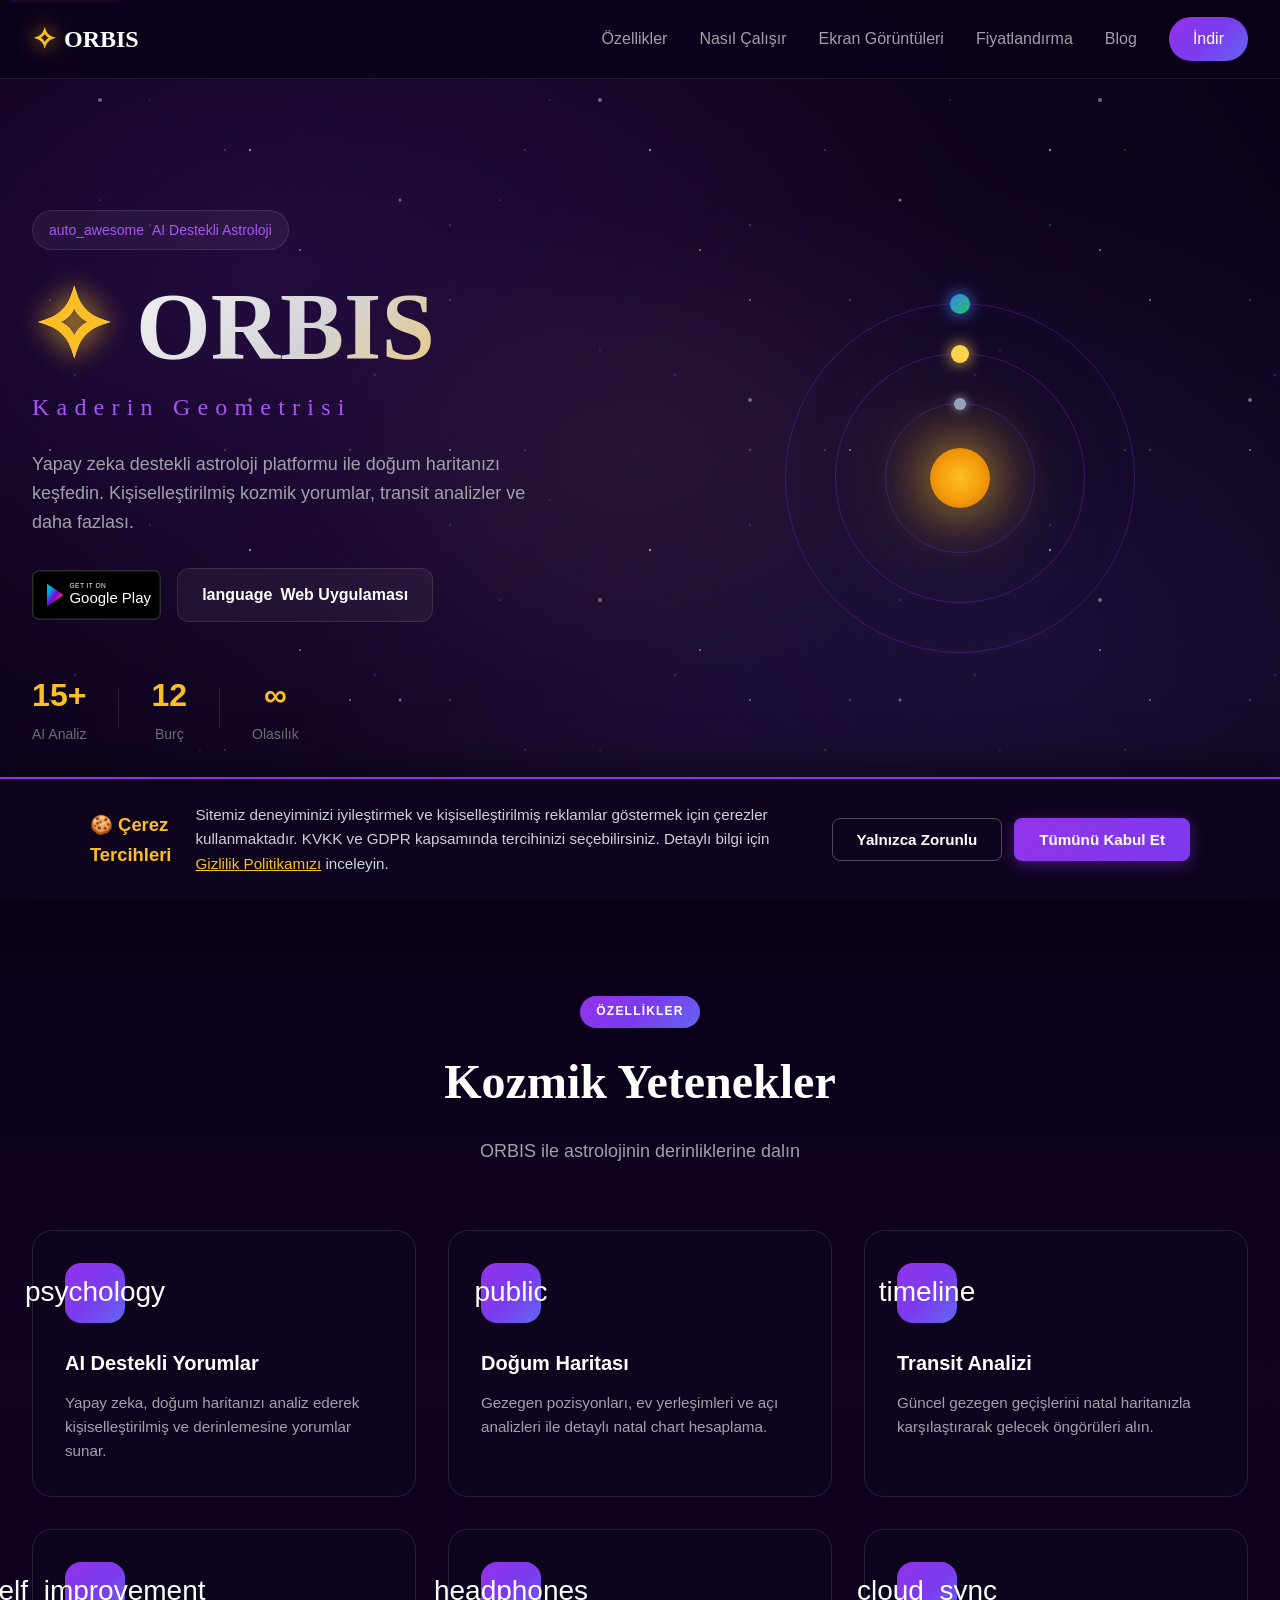
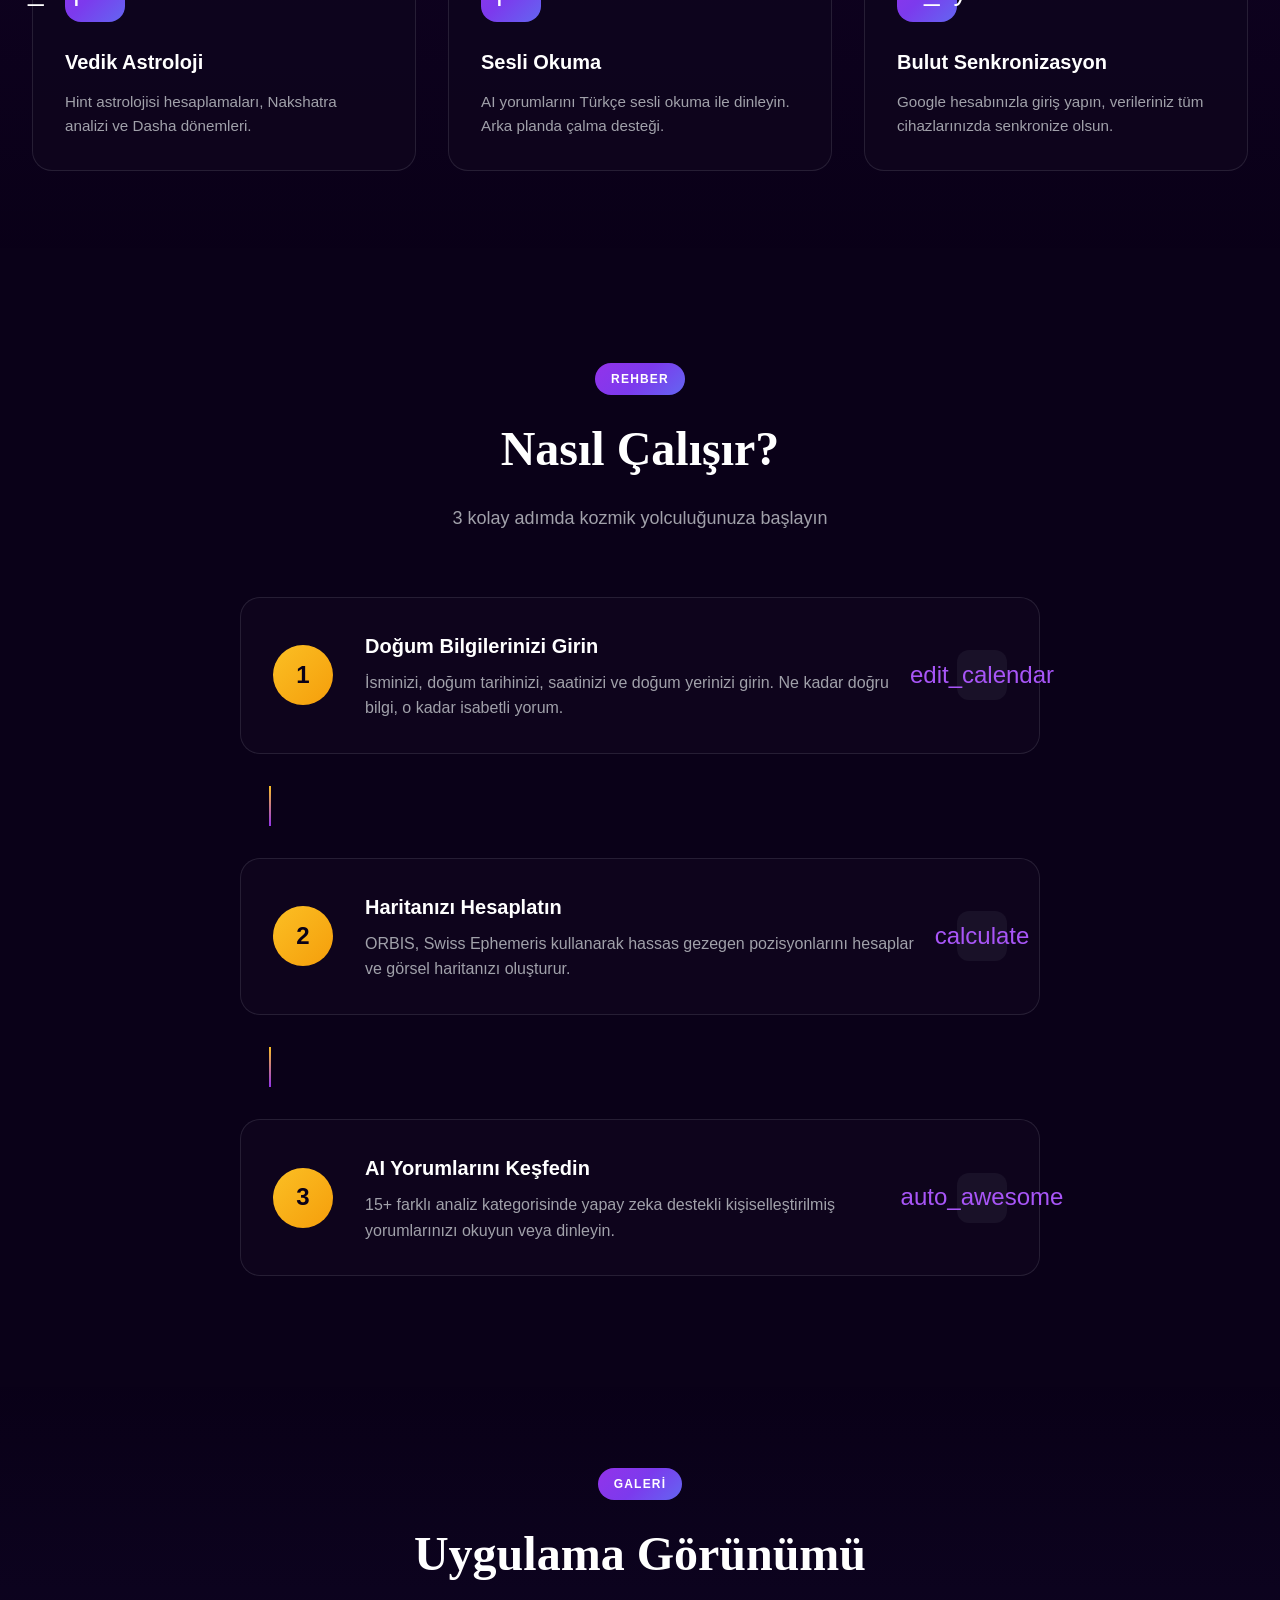
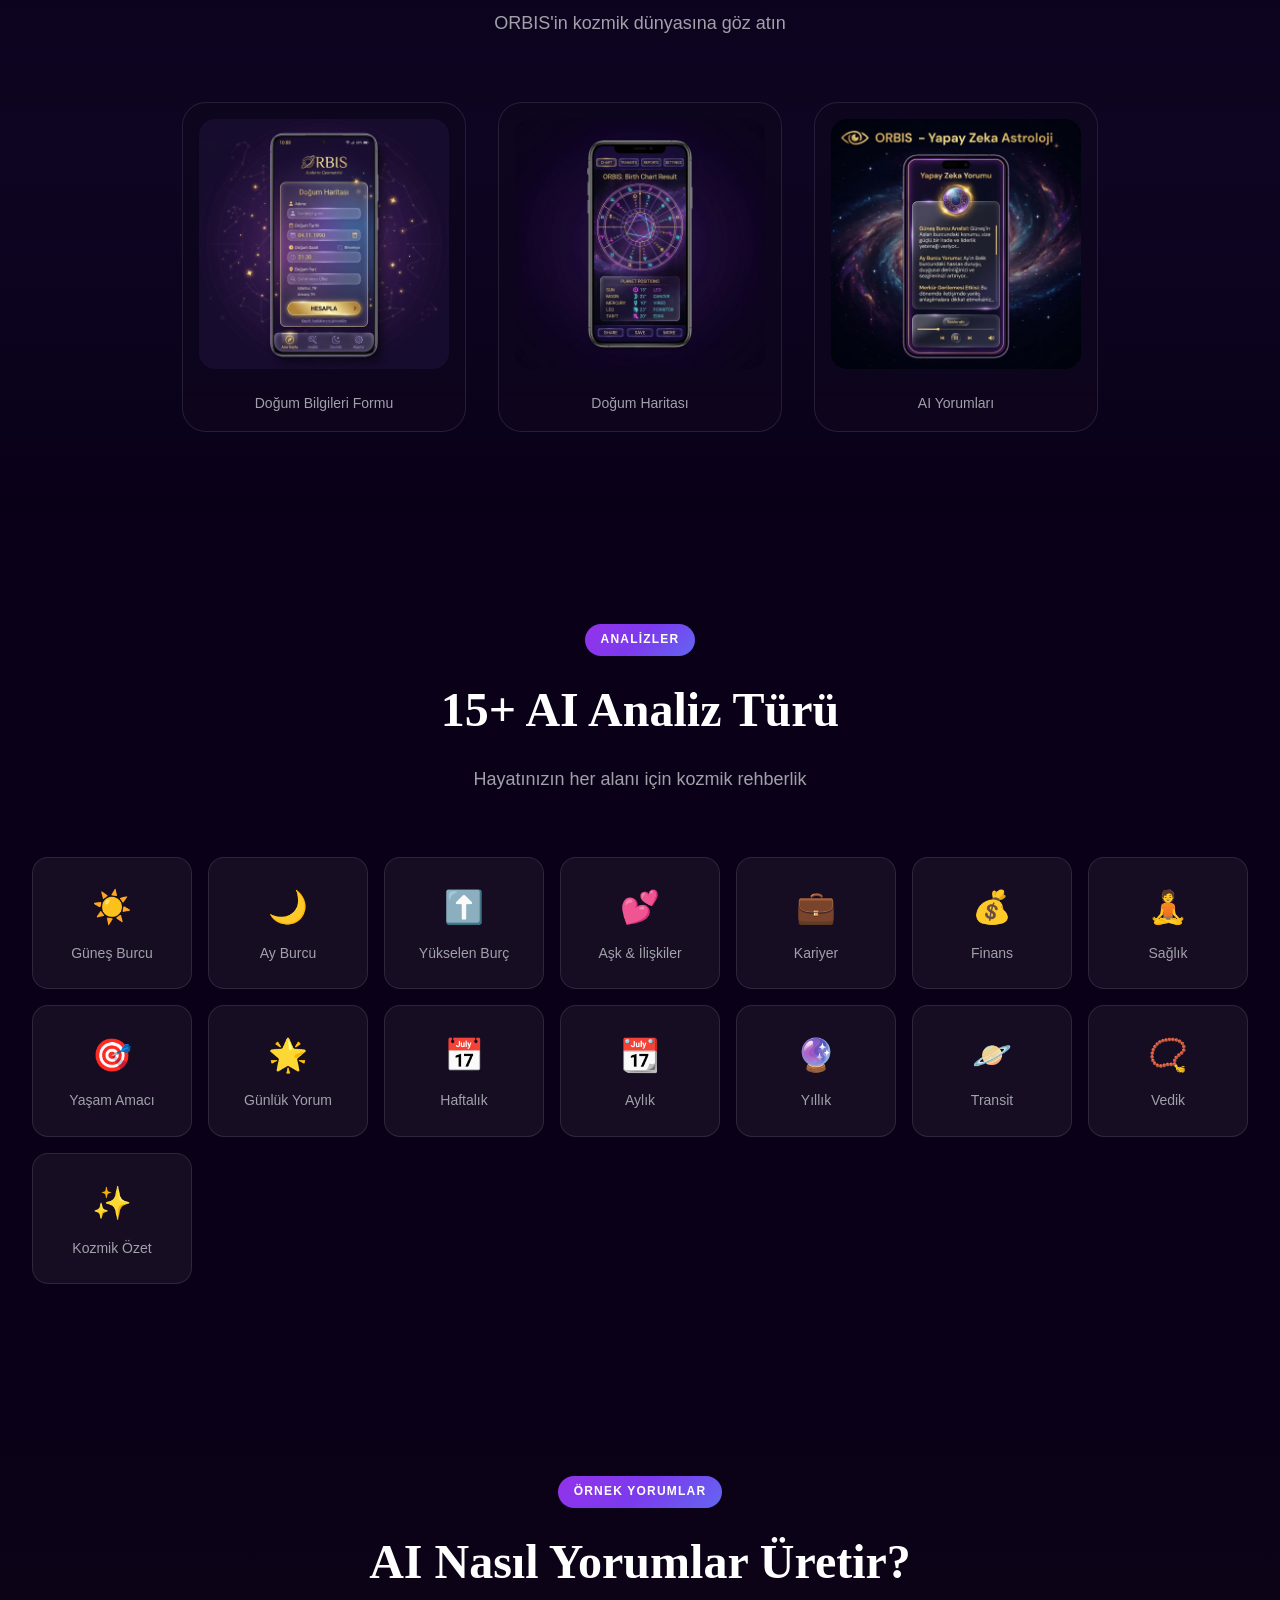
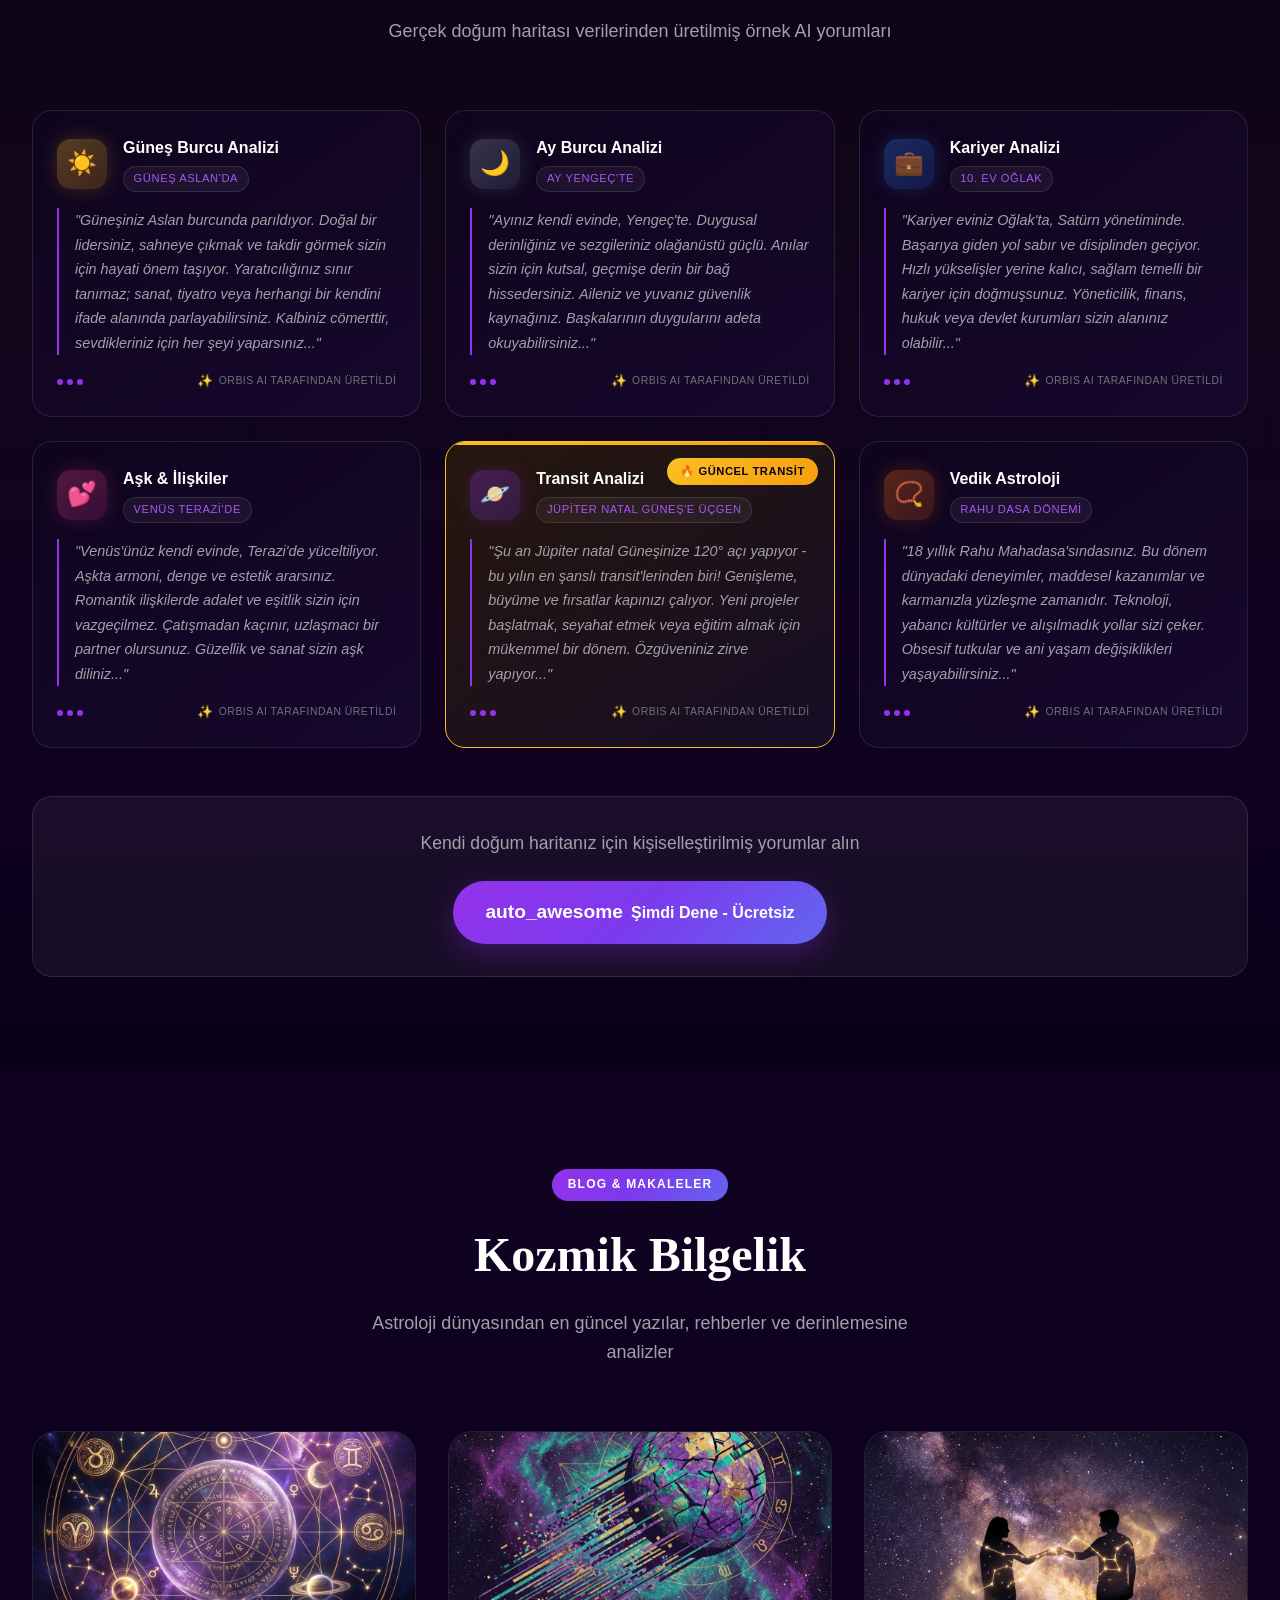
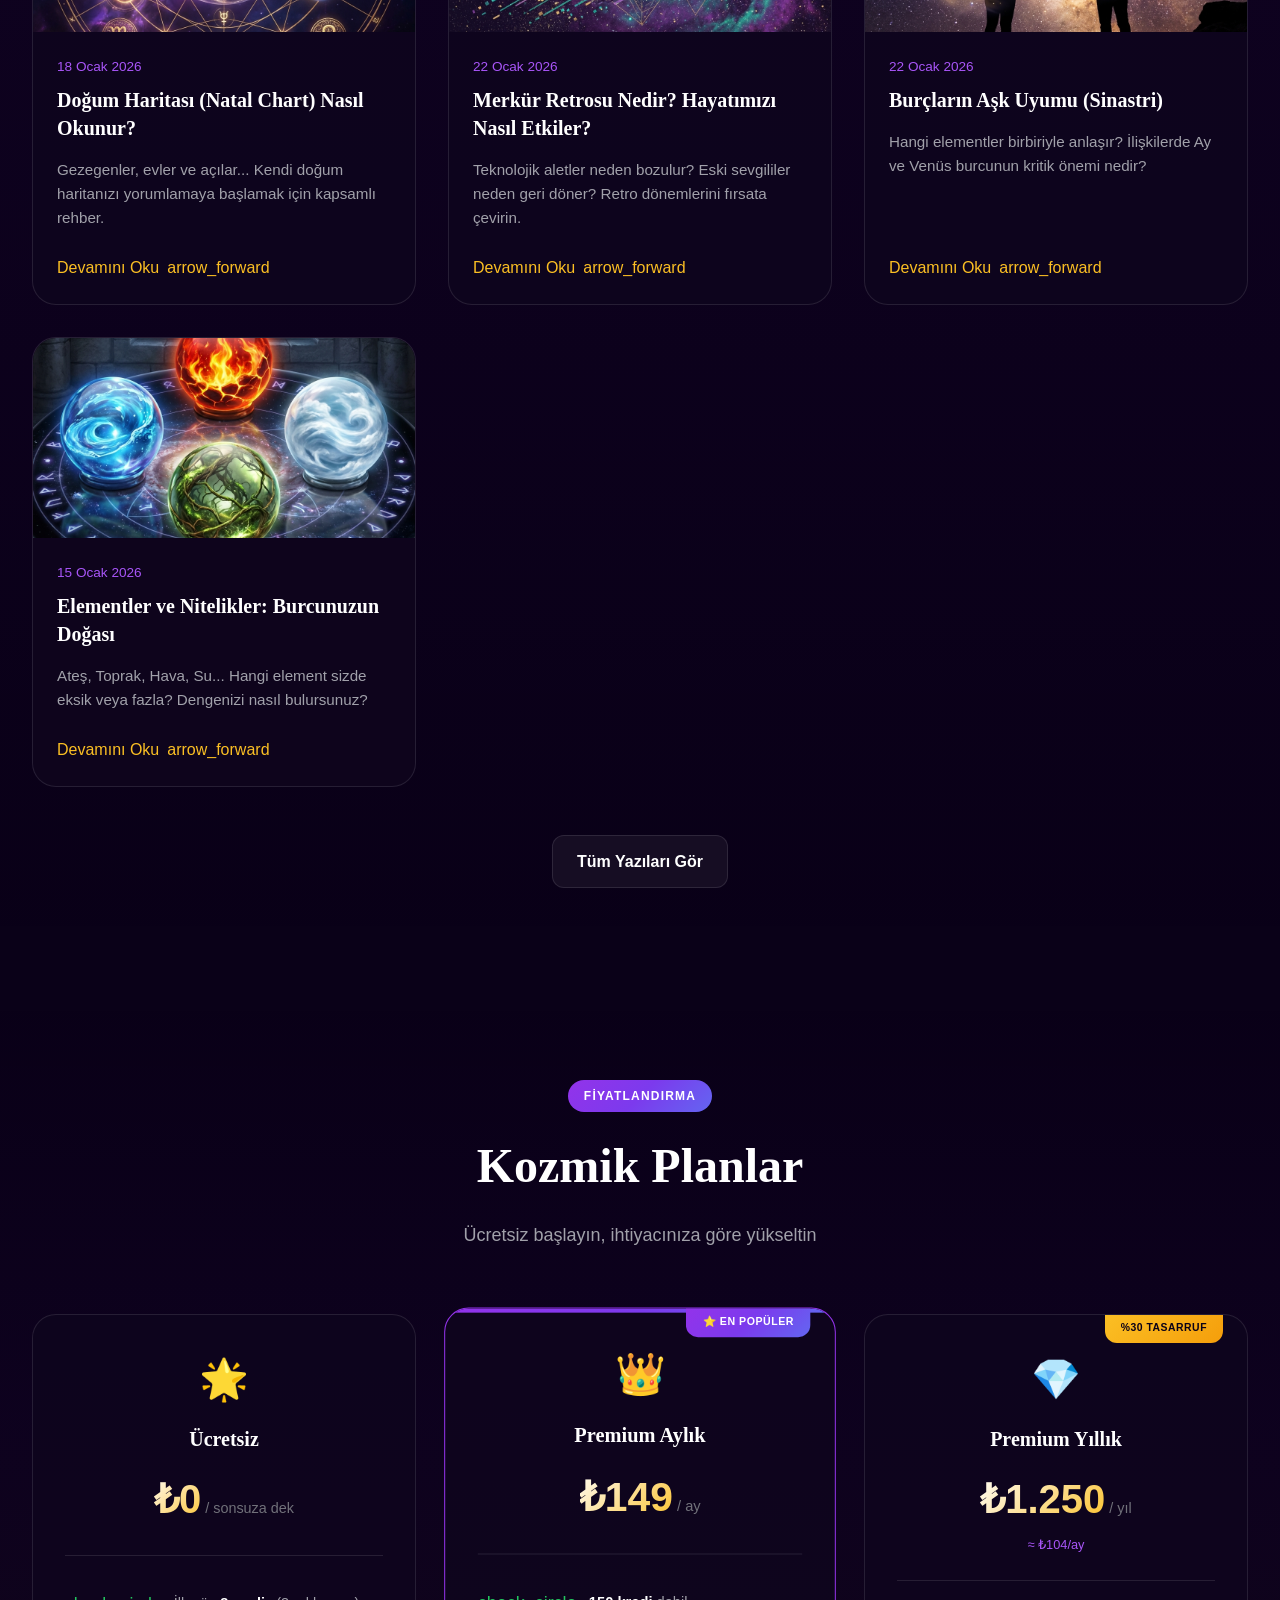
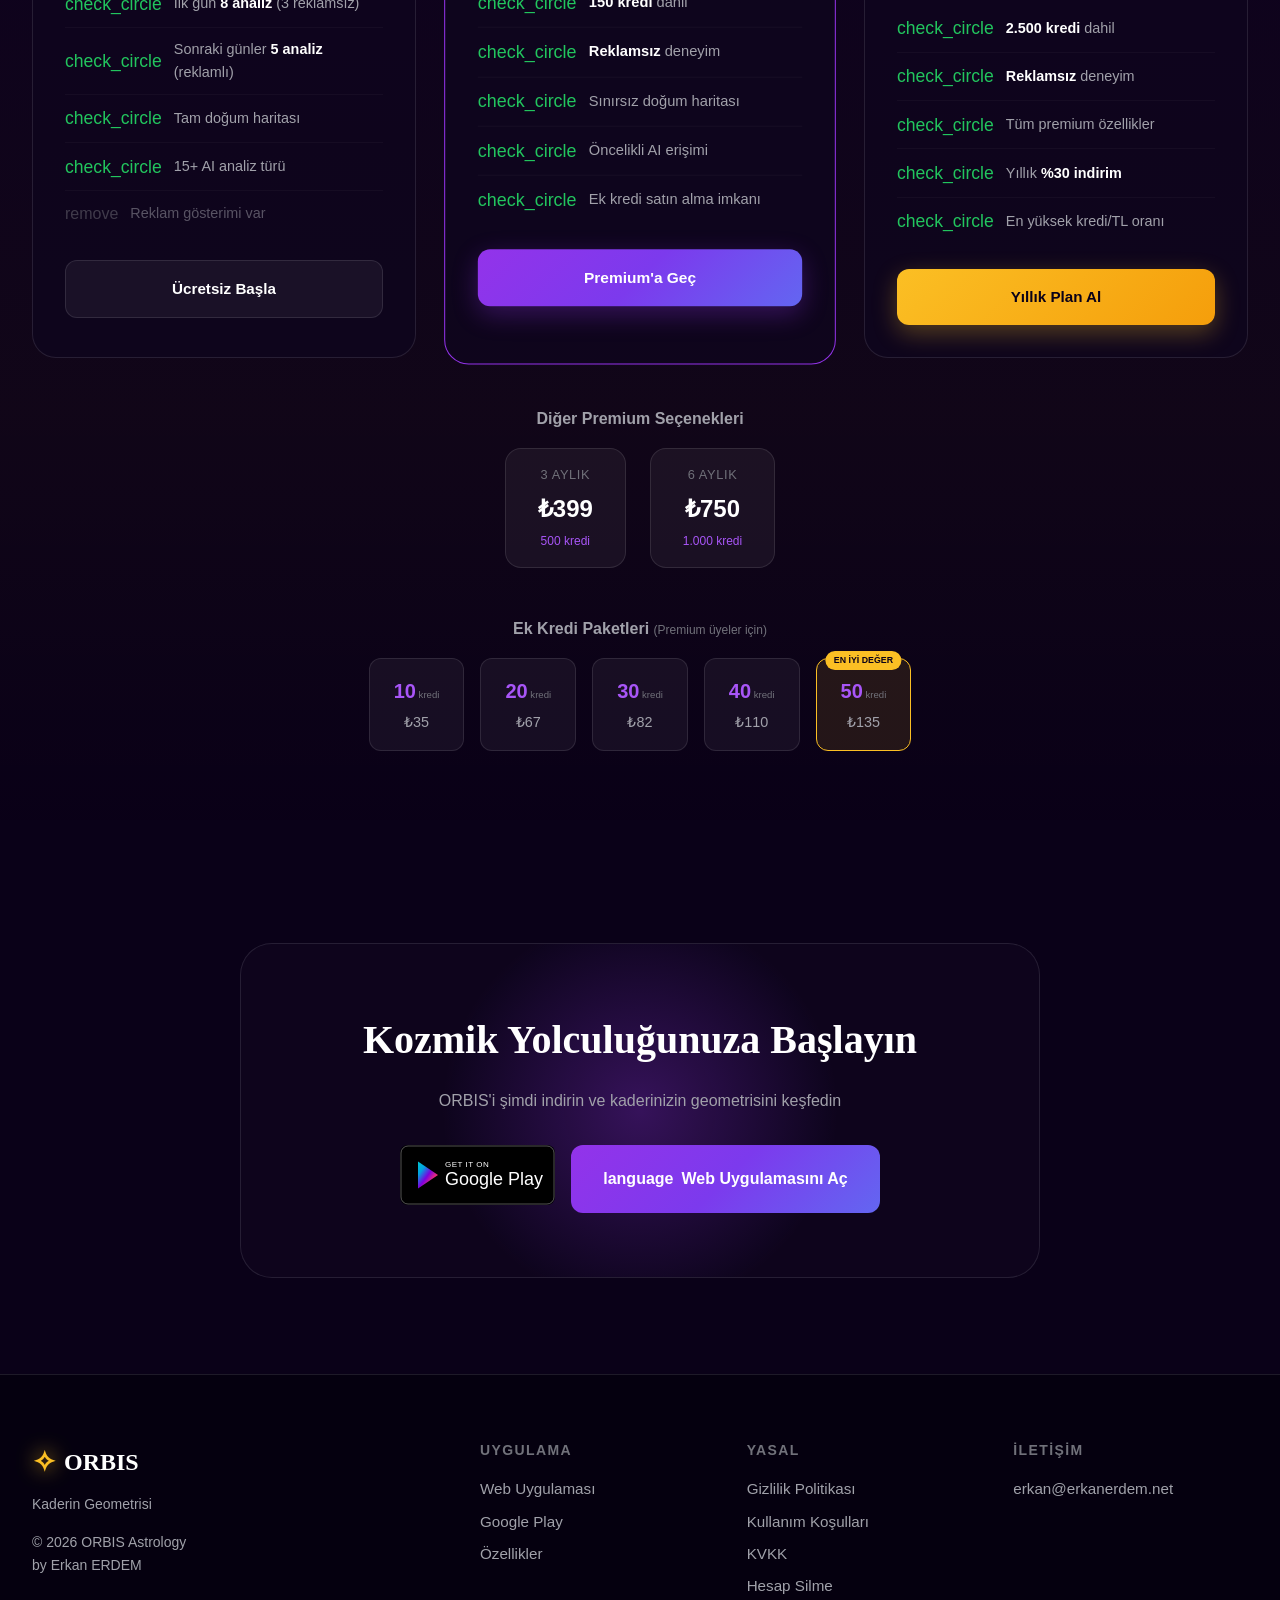
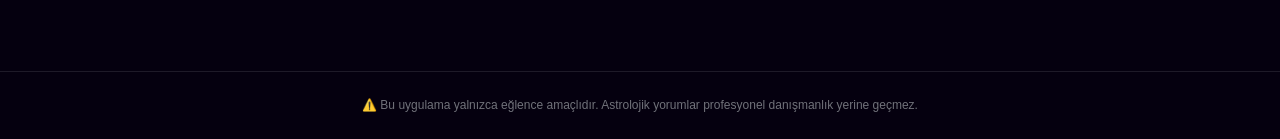
<file: index.html>
<!doctype html>
<html lang="tr">

<head>
  <!-- Google tag (gtag.js) — Measurement ID Dockerfile build arg ile inject edilir -->
  <script src="https://www.googletagmanager.com/gtag/js?id=__GA4_ID__" defer></script>
  <script>
    window.dataLayer = window.dataLayer || [];
    function gtag() {
      dataLayer.push( arguments );
    }
    gtag( "js", new Date() );

    gtag( "config", "__GA4_ID__" );
  </script>
  <meta charset="UTF-8" />
  <meta name="viewport" content="width=device-width, initial-scale=1.0" />
  <meta name="description"
    content="ORBIS - Yapay zeka destekli astroloji uygulaması. Doğum haritanızı analiz edin, kişiselleştirilmiş kozmik yorumlar alın." />
  <meta name="keywords" content="astroloji, burç, doğum haritası, natal chart, yapay zeka, AI, horoskop, zodyak" />
  <meta name="author" content="ORBIS" />
  <meta name="theme-color" content="#1a0a2e" />
  <meta name="robots" content="index,follow,max-image-preview:large" />
  <link rel="canonical" href="https://orbisastro.online/" />
  <link rel="alternate" hreflang="tr" href="https://orbisastro.online/" />
  <link rel="alternate" hreflang="x-default" href="https://orbisastro.online/" />

  <!-- Structured Data -->
  <script type="application/ld+json">
  {
    "@context": "https://schema.org",
    "@type": "Organization",
    "name": "ORBIS",
    "alternateName": "ORBIS Astroloji",
    "url": "https://orbisastro.online",
    "logo": "https://orbisastro.online/images/favicon.png",
    "description": "Yapay zeka destekli astroloji uygulaması. Doğum haritanızı analiz edin, kişiselleştirilmiş kozmik yorumlar alın.",
    "founder": {
      "@type": "Person",
      "name": "Erkan ERDEM"
    },
    "sameAs": [
      "https://play.google.com/store/apps/details?id=com.orbis.astrology"
    ],
    "contactPoint": {
      "@type": "ContactPoint",
      "email": "privacy@orbisastro.online",
      "contactType": "customer support",
      "availableLanguage": ["Turkish"]
    }
  }
  </script>
  <script type="application/ld+json">
  {
    "@context": "https://schema.org",
    "@type": "WebSite",
    "name": "ORBIS",
    "url": "https://orbisastro.online",
    "inLanguage": "tr-TR"
  }
  </script>
  <script type="application/ld+json">
  {
    "@context": "https://schema.org",
    "@type": "SoftwareApplication",
    "name": "ORBIS",
    "operatingSystem": "ANDROID",
    "applicationCategory": "LifestyleApplication",
    "offers": {
      "@type": "Offer",
      "price": "0",
      "priceCurrency": "TRY"
    },
    "aggregateRating": {
      "@type": "AggregateRating",
      "ratingValue": "4.8",
      "ratingCount": "1250"
    }
  }
  </script>

  <!-- Open Graph -->
  <meta property="og:title" content="ORBIS - Kaderin Geometrisi" />
  <meta property="og:description" content="Yapay zeka destekli astroloji uygulaması" />
  <meta property="og:image" content="https://orbisastro.online/images/og-image.png" />
  <meta property="og:url" content="https://orbisastro.online" />
  <meta property="og:type" content="website" />

  <!-- Twitter Card -->
  <meta name="twitter:card" content="summary_large_image" />
  <meta name="twitter:title" content="ORBIS - Kaderin Geometrisi" />
  <meta name="twitter:description" content="Yapay zeka destekli astroloji uygulaması" />

  <title>ORBIS - Kaderin Geometrisi | AI Destekli Astroloji</title>

  <!-- Favicon -->
  <link rel="icon" type="image/png" href="images/favicon.png" />

  <!-- Google Fonts -->
  <link rel="preconnect" href="https://fonts.googleapis.com" />
  <link rel="preconnect" href="https://fonts.gstatic.com" crossorigin />
  <link
    href="https://fonts.googleapis.com/css2?family=Cinzel:wght@400;500;600;700&family=Outfit:wght@300;400;500;600;700&display=swap"
    rel="stylesheet"
    integrity="sha384-gr0JS3HKThsniuUOI+HIkr4WV5BocRl6sKfOHuSkEkO6SFzVTSogIjbfji0jdP+o"
    crossorigin="anonymous" />

  <!-- Material Symbols -->
  <link rel="stylesheet"
    href="https://fonts.googleapis.com/css2?family=Material+Symbols+Rounded:opsz,wght,FILL,GRAD@24,400,1,0"
    integrity="sha384-yY7w7NvWAFm8YdI8YO3Y79IrsfxfFhxL51iUf6wL1v129IeZhZqu0x8DzvmMYG9f"
    crossorigin="anonymous" />

  <!-- Google AdSense -->
  <script async src="https://pagead2.googlesyndication.com/pagead/js/adsbygoogle.js?client=ca-pub-2444093901783574"
    crossorigin="anonymous"></script>

  <link rel="stylesheet" href="styles.css" />
</head>

<body>
  <a href="#main" class="skip-link">İçeriğe atla</a>

  <!-- Animated Background -->
  <div class="cosmic-bg" aria-hidden="true">
    <div class="stars"></div>
    <div class="stars2"></div>
    <div class="stars3"></div>
    <div class="nebula"></div>
  </div>

  <!-- Navigation -->
  <nav class="navbar" role="navigation" aria-label="Ana navigasyon">
    <div class="nav-container">
      <a href="/" class="nav-logo">
        <span class="logo-icon">✧</span>
        <span class="logo-text">ORBIS</span>
      </a>
      <div class="nav-links">
        <a href="#features">Özellikler</a>
        <a href="#how-it-works">Nasıl Çalışır</a>
        <a href="#screenshots">Ekran Görüntüleri</a>
        <a href="#pricing">Fiyatlandırma</a>
        <a href="blog/index.html">Blog</a>
        <a href="#download" class="nav-cta">İndir</a>
      </div>
      <button class="mobile-menu-btn" type="button" onclick="toggleMobileMenu()" aria-label="Menüyü aç/kapat" aria-expanded="false" aria-controls="mobileMenu">
        <span class="material-symbols-rounded" aria-hidden="true">menu</span>
      </button>
    </div>
  </nav>

  <!-- Mobile Menu -->
  <div class="mobile-menu" id="mobileMenu" role="navigation" aria-label="Mobil navigasyon">
    <a href="#features" onclick="closeMobileMenu()">Özellikler</a>
    <a href="#how-it-works" onclick="closeMobileMenu()">Nasıl Çalışır</a>
    <a href="#screenshots" onclick="closeMobileMenu()">Ekran Görüntüleri</a>
    <a href="#pricing" onclick="closeMobileMenu()">Fiyatlandırma</a>
    <a href="blog/index.html" onclick="closeMobileMenu()">Blog</a>
    <a href="#download" onclick="closeMobileMenu()">İndir</a>
  </div>

  <main id="main">

  <!-- Hero Section -->
  <section class="hero">
    <div class="hero-content">
      <div class="hero-badge">
        <span class="material-symbols-rounded">auto_awesome</span>
        AI Destekli Astroloji
      </div>
      <h1 class="hero-title">
        <span class="title-icon">✧</span>
        ORBIS
      </h1>
      <p class="hero-subtitle">Kaderin Geometrisi</p>
      <p class="hero-description">
        Yapay zeka destekli astroloji platformu ile doğum haritanızı keşfedin.
        Kişiselleştirilmiş kozmik yorumlar, transit analizler ve daha fazlası.
      </p>
      <div class="hero-buttons">
        <a href="https://play.google.com/store/apps/details?id=com.orbis.astrology" class="btn-primary" target="_blank">
          <img src="images/google-play-badge.svg" alt="Google Play'den İndir" class="store-badge" />
        </a>
        <a href="https://app.orbisastro.online" class="btn-secondary" target="_blank">
          <span class="material-symbols-rounded">language</span>
          Web Uygulaması
        </a>
      </div>
      <div class="hero-stats">
        <div class="stat">
          <span class="stat-number">15+</span>
          <span class="stat-label">AI Analiz</span>
        </div>
        <div class="stat-divider"></div>
        <div class="stat">
          <span class="stat-number">12</span>
          <span class="stat-label">Burç</span>
        </div>
        <div class="stat-divider"></div>
        <div class="stat">
          <span class="stat-number">∞</span>
          <span class="stat-label">Olasılık</span>
        </div>
      </div>
    </div>
    <div class="hero-visual">
      <div class="orbit-container">
        <div class="planet sun"></div>
        <div class="orbit orbit-1">
          <div class="planet mercury"></div>
        </div>
        <div class="orbit orbit-2">
          <div class="planet venus"></div>
        </div>
        <div class="orbit orbit-3">
          <div class="planet earth"></div>
        </div>
      </div>
    </div>
  </section>

  <!-- Features Section -->
  <section class="features" id="features">
    <div class="section-container">
      <div class="section-header">
        <span class="section-badge">Özellikler</span>
        <h2 class="section-title">Kozmik Yetenekler</h2>
        <p class="section-subtitle">
          ORBIS ile astrolojinin derinliklerine dalın
        </p>
      </div>

      <div class="features-grid">
        <div class="feature-card">
          <div class="feature-icon">
            <span class="material-symbols-rounded">psychology</span>
          </div>
          <h3>AI Destekli Yorumlar</h3>
          <p>
            Yapay zeka, doğum haritanızı analiz ederek kişiselleştirilmiş ve
            derinlemesine yorumlar sunar.
          </p>
        </div>

        <div class="feature-card">
          <div class="feature-icon">
            <span class="material-symbols-rounded">public</span>
          </div>
          <h3>Doğum Haritası</h3>
          <p>
            Gezegen pozisyonları, ev yerleşimleri ve açı analizleri ile
            detaylı natal chart hesaplama.
          </p>
        </div>

        <div class="feature-card">
          <div class="feature-icon">
            <span class="material-symbols-rounded">timeline</span>
          </div>
          <h3>Transit Analizi</h3>
          <p>
            Güncel gezegen geçişlerini natal haritanızla karşılaştırarak
            gelecek öngörüleri alın.
          </p>
        </div>

        <div class="feature-card">
          <div class="feature-icon">
            <span class="material-symbols-rounded">self_improvement</span>
          </div>
          <h3>Vedik Astroloji</h3>
          <p>
            Hint astrolojisi hesaplamaları, Nakshatra analizi ve Dasha
            dönemleri.
          </p>
        </div>

        <div class="feature-card">
          <div class="feature-icon">
            <span class="material-symbols-rounded">headphones</span>
          </div>
          <h3>Sesli Okuma</h3>
          <p>
            AI yorumlarını Türkçe sesli okuma ile dinleyin. Arka planda çalma
            desteği.
          </p>
        </div>

        <div class="feature-card">
          <div class="feature-icon">
            <span class="material-symbols-rounded">cloud_sync</span>
          </div>
          <h3>Bulut Senkronizasyon</h3>
          <p>
            Google hesabınızla giriş yapın, verileriniz tüm cihazlarınızda
            senkronize olsun.
          </p>
        </div>
      </div>
    </div>
  </section>

  <!-- How It Works Section -->
  <section class="how-it-works" id="how-it-works">
    <div class="section-container">
      <div class="section-header">
        <span class="section-badge">Rehber</span>
        <h2 class="section-title">Nasıl Çalışır?</h2>
        <p class="section-subtitle">
          3 kolay adımda kozmik yolculuğunuza başlayın
        </p>
      </div>

      <div class="steps-container">
        <div class="step">
          <div class="step-number">1</div>
          <div class="step-content">
            <h3>Doğum Bilgilerinizi Girin</h3>
            <p>
              İsminizi, doğum tarihinizi, saatinizi ve doğum yerinizi girin.
              Ne kadar doğru bilgi, o kadar isabetli yorum.
            </p>
          </div>
          <div class="step-icon">
            <span class="material-symbols-rounded">edit_calendar</span>
          </div>
        </div>

        <div class="step-connector"></div>

        <div class="step">
          <div class="step-number">2</div>
          <div class="step-content">
            <h3>Haritanızı Hesaplatın</h3>
            <p>
              ORBIS, Swiss Ephemeris kullanarak hassas gezegen pozisyonlarını
              hesaplar ve görsel haritanızı oluşturur.
            </p>
          </div>
          <div class="step-icon">
            <span class="material-symbols-rounded">calculate</span>
          </div>
        </div>

        <div class="step-connector"></div>

        <div class="step">
          <div class="step-number">3</div>
          <div class="step-content">
            <h3>AI Yorumlarını Keşfedin</h3>
            <p>
              15+ farklı analiz kategorisinde yapay zeka destekli
              kişiselleştirilmiş yorumlarınızı okuyun veya dinleyin.
            </p>
          </div>
          <div class="step-icon">
            <span class="material-symbols-rounded">auto_awesome</span>
          </div>
        </div>
      </div>
    </div>
  </section>

  <!-- Screenshots Section -->
  <section class="screenshots" id="screenshots">
    <div class="section-container">
      <div class="section-header">
        <span class="section-badge">Galeri</span>
        <h2 class="section-title">Uygulama Görünümü</h2>
        <p class="section-subtitle">ORBIS'in kozmik dünyasına göz atın</p>
      </div>

      <div class="screenshots-carousel">
        <div class="screenshot-card">
          <img src="images/screenshot-1.png" alt="ORBIS Ana Sayfa" />
          <div class="screenshot-caption">Doğum Bilgileri Formu</div>
        </div>
        <div class="screenshot-card">
          <img src="images/screenshot-2.png" alt="Doğum Haritası" />
          <div class="screenshot-caption">Doğum Haritası</div>
        </div>
        <div class="screenshot-card">
          <img src="images/screenshot-3.png" alt="AI Yorumları" />
          <div class="screenshot-caption">AI Yorumları</div>
        </div>
      </div>
    </div>
  </section>

  <!-- Analysis Types Section -->
  <section class="analysis-types">
    <div class="section-container">
      <div class="section-header">
        <span class="section-badge">Analizler</span>
        <h2 class="section-title">15+ AI Analiz Türü</h2>
        <p class="section-subtitle">
          Hayatınızın her alanı için kozmik rehberlik
        </p>
      </div>

      <div class="analysis-grid">
        <div class="analysis-item">
          <span class="analysis-icon">☀️</span>
          <span>Güneş Burcu</span>
        </div>
        <div class="analysis-item">
          <span class="analysis-icon">🌙</span>
          <span>Ay Burcu</span>
        </div>
        <div class="analysis-item">
          <span class="analysis-icon">⬆️</span>
          <span>Yükselen Burç</span>
        </div>
        <div class="analysis-item">
          <span class="analysis-icon">💕</span>
          <span>Aşk & İlişkiler</span>
        </div>
        <div class="analysis-item">
          <span class="analysis-icon">💼</span>
          <span>Kariyer</span>
        </div>
        <div class="analysis-item">
          <span class="analysis-icon">💰</span>
          <span>Finans</span>
        </div>
        <div class="analysis-item">
          <span class="analysis-icon">🧘</span>
          <span>Sağlık</span>
        </div>
        <div class="analysis-item">
          <span class="analysis-icon">🎯</span>
          <span>Yaşam Amacı</span>
        </div>
        <div class="analysis-item">
          <span class="analysis-icon">🌟</span>
          <span>Günlük Yorum</span>
        </div>
        <div class="analysis-item">
          <span class="analysis-icon">📅</span>
          <span>Haftalık</span>
        </div>
        <div class="analysis-item">
          <span class="analysis-icon">📆</span>
          <span>Aylık</span>
        </div>
        <div class="analysis-item">
          <span class="analysis-icon">🔮</span>
          <span>Yıllık</span>
        </div>
        <div class="analysis-item">
          <span class="analysis-icon">🪐</span>
          <span>Transit</span>
        </div>
        <div class="analysis-item">
          <span class="analysis-icon">📿</span>
          <span>Vedik</span>
        </div>
        <div class="analysis-item">
          <span class="analysis-icon">✨</span>
          <span>Kozmik Özet</span>
        </div>
      </div>
    </div>
  </section>

  <!-- Sample Interpretations Section -->
  <section class="sample-interpretations">
    <div class="section-container">
      <div class="section-header">
        <span class="section-badge">Örnek Yorumlar</span>
        <h2 class="section-title">AI Nasıl Yorumlar Üretir?</h2>
        <p class="section-subtitle">
          Gerçek doğum haritası verilerinden üretilmiş örnek AI yorumları
        </p>
      </div>

      <div class="interpretations-grid">
        <!-- Güneş Burcu Örneği -->
        <div class="interpretation-card">
          <div class="interpretation-header">
            <div class="interpretation-icon sun-icon">☀️</div>
            <div class="interpretation-meta">
              <h3>Güneş Burcu Analizi</h3>
              <span class="interpretation-tag">Güneş Aslan'da</span>
            </div>
          </div>
          <div class="interpretation-content">
            <p>
              "Güneşiniz Aslan burcunda parıldıyor. Doğal bir lidersiniz,
              sahneye çıkmak ve takdir görmek sizin için hayati önem taşıyor.
              Yaratıcılığınız sınır tanımaz; sanat, tiyatro veya herhangi bir
              kendini ifade alanında parlayabilirsiniz. Kalbiniz cömerttir,
              sevdikleriniz için her şeyi yaparsınız..."
            </p>
          </div>
          <div class="interpretation-footer">
            <span class="typing-indicator">
              <span></span><span></span><span></span>
            </span>
            <span class="ai-badge">ORBIS AI tarafından üretildi</span>
          </div>
        </div>

        <!-- Ay Burcu Örneği -->
        <div class="interpretation-card">
          <div class="interpretation-header">
            <div class="interpretation-icon moon-icon">🌙</div>
            <div class="interpretation-meta">
              <h3>Ay Burcu Analizi</h3>
              <span class="interpretation-tag">Ay Yengeç'te</span>
            </div>
          </div>
          <div class="interpretation-content">
            <p>
              "Ayınız kendi evinde, Yengeç'te. Duygusal derinliğiniz ve
              sezgileriniz olağanüstü güçlü. Anılar sizin için kutsal, geçmişe
              derin bir bağ hissedersiniz. Aileniz ve yuvanız güvenlik
              kaynağınız. Başkalarının duygularını adeta okuyabilirsiniz..."
            </p>
          </div>
          <div class="interpretation-footer">
            <span class="typing-indicator">
              <span></span><span></span><span></span>
            </span>
            <span class="ai-badge">ORBIS AI tarafından üretildi</span>
          </div>
        </div>

        <!-- Kariyer Örneği -->
        <div class="interpretation-card">
          <div class="interpretation-header">
            <div class="interpretation-icon career-icon">💼</div>
            <div class="interpretation-meta">
              <h3>Kariyer Analizi</h3>
              <span class="interpretation-tag">10. Ev Oğlak</span>
            </div>
          </div>
          <div class="interpretation-content">
            <p>
              "Kariyer eviniz Oğlak'ta, Satürn yönetiminde. Başarıya giden yol
              sabır ve disiplinden geçiyor. Hızlı yükselişler yerine kalıcı,
              sağlam temelli bir kariyer için doğmuşsunuz. Yöneticilik,
              finans, hukuk veya devlet kurumları sizin alanınız olabilir..."
            </p>
          </div>
          <div class="interpretation-footer">
            <span class="typing-indicator">
              <span></span><span></span><span></span>
            </span>
            <span class="ai-badge">ORBIS AI tarafından üretildi</span>
          </div>
        </div>

        <!-- Aşk Örneği -->
        <div class="interpretation-card">
          <div class="interpretation-header">
            <div class="interpretation-icon love-icon">💕</div>
            <div class="interpretation-meta">
              <h3>Aşk & İlişkiler</h3>
              <span class="interpretation-tag">Venüs Terazi'de</span>
            </div>
          </div>
          <div class="interpretation-content">
            <p>
              "Venüs'ünüz kendi evinde, Terazi'de yüceltiliyor. Aşkta armoni,
              denge ve estetik ararsınız. Romantik ilişkilerde adalet ve
              eşitlik sizin için vazgeçilmez. Çatışmadan kaçınır, uzlaşmacı
              bir partner olursunuz. Güzellik ve sanat sizin aşk diliniz..."
            </p>
          </div>
          <div class="interpretation-footer">
            <span class="typing-indicator">
              <span></span><span></span><span></span>
            </span>
            <span class="ai-badge">ORBIS AI tarafından üretildi</span>
          </div>
        </div>

        <!-- Transit Örneği -->
        <div class="interpretation-card featured">
          <div class="featured-badge">🔥 GÜNCEL TRANSİT</div>
          <div class="interpretation-header">
            <div class="interpretation-icon transit-icon">🪐</div>
            <div class="interpretation-meta">
              <h3>Transit Analizi</h3>
              <span class="interpretation-tag">Jüpiter natal Güneş'e üçgen</span>
            </div>
          </div>
          <div class="interpretation-content">
            <p>
              "Şu an Jüpiter natal Güneşinize 120° açı yapıyor - bu yılın en
              şanslı transit'lerinden biri! Genişleme, büyüme ve fırsatlar
              kapınızı çalıyor. Yeni projeler başlatmak, seyahat etmek veya
              eğitim almak için mükemmel bir dönem. Özgüveniniz zirve
              yapıyor..."
            </p>
          </div>
          <div class="interpretation-footer">
            <span class="typing-indicator">
              <span></span><span></span><span></span>
            </span>
            <span class="ai-badge">ORBIS AI tarafından üretildi</span>
          </div>
        </div>

        <!-- Vedik Örneği -->
        <div class="interpretation-card">
          <div class="interpretation-header">
            <div class="interpretation-icon vedic-icon">📿</div>
            <div class="interpretation-meta">
              <h3>Vedik Astroloji</h3>
              <span class="interpretation-tag">Rahu Dasa Dönemi</span>
            </div>
          </div>
          <div class="interpretation-content">
            <p>
              "18 yıllık Rahu Mahadasa'sındasınız. Bu dönem dünyadaki
              deneyimler, maddesel kazanımlar ve karmanızla yüzleşme
              zamanıdır. Teknoloji, yabancı kültürler ve alışılmadık yollar
              sizi çeker. Obsesif tutkular ve ani yaşam değişiklikleri
              yaşayabilirsiniz..."
            </p>
          </div>
          <div class="interpretation-footer">
            <span class="typing-indicator">
              <span></span><span></span><span></span>
            </span>
            <span class="ai-badge">ORBIS AI tarafından üretildi</span>
          </div>
        </div>
      </div>

      <div class="interpretations-cta">
        <p>Kendi doğum haritanız için kişiselleştirilmiş yorumlar alın</p>
        <a href="https://app.orbisastro.online/dashboard" class="btn-try-now">
          <span class="material-symbols-rounded">auto_awesome</span>
          Şimdi Dene - Ücretsiz
        </a>
      </div>
    </div>
  </section>

  <!-- Latest Blog Section -->
  <section class="latest-blog">
    <div class="section-container">
      <div class="section-header">
        <span class="section-badge">Blog & Makaleler</span>
        <h2 class="section-title">Kozmik Bilgelik</h2>
        <p class="section-subtitle">
          Astroloji dünyasından en güncel yazılar, rehberler ve derinlemesine
          analizler
        </p>
      </div>

      <div class="blog-grid-home">
        <!-- Article 1 -->
        <article class="blog-card-home">
          <div class="blog-image-container">
            <img src="images/blog/natal-chart.png" alt="Doğum Haritası" class="blog-image-home" />
          </div>
          <div class="blog-content-home">
            <span class="blog-date-home">18 Ocak 2026</span>
            <h3>Doğum Haritası (Natal Chart) Nasıl Okunur?</h3>
            <p>
              Gezegenler, evler ve açılar... Kendi doğum haritanızı
              yorumlamaya başlamak için kapsamlı rehber.
            </p>
            <a href="blog/dogum-haritasi-nasil-okunur.html" class="read-more-home">
              Devamını Oku
              <span class="material-symbols-rounded">arrow_forward</span>
            </a>
          </div>
        </article>

        <!-- Article 2 -->
        <article class="blog-card-home">
          <div class="blog-image-container">
            <img src="images/blog/mercury-retro.png" alt="Merkür Retrosu" class="blog-image-home" />
          </div>
          <div class="blog-content-home">
            <span class="blog-date-home">22 Ocak 2026</span>
            <h3>Merkür Retrosu Nedir? Hayatımızı Nasıl Etkiler?</h3>
            <p>
              Teknolojik aletler neden bozulur? Eski sevgililer neden geri
              döner? Retro dönemlerini fırsata çevirin.
            </p>
            <a href="blog/merkur-retrosu.html" class="read-more-home">
              Devamını Oku
              <span class="material-symbols-rounded">arrow_forward</span>
            </a>
          </div>
        </article>

        <!-- Article 3 -->
        <article class="blog-card-home">
          <div class="blog-image-container">
            <img src="images/blog/love-compatibility.png" alt="Aşk Uyumu" class="blog-image-home" />
          </div>
          <div class="blog-content-home">
            <span class="blog-date-home">22 Ocak 2026</span>
            <h3>Burçların Aşk Uyumu (Sinastri)</h3>
            <p>
              Hangi elementler birbiriyle anlaşır? İlişkilerde Ay ve Venüs
              burcunun kritik önemi nedir?
            </p>
            <a href="blog/ask-uyumu.html" class="read-more-home">
              Devamını Oku
              <span class="material-symbols-rounded">arrow_forward</span>
            </a>
          </div>
        </article>

        <!-- Article 4 -->
        <article class="blog-card-home">
          <div class="blog-image-container">
            <img src="images/blog/elements.png" alt="Elementler" class="blog-image-home" />
          </div>
          <div class="blog-content-home">
            <span class="blog-date-home">15 Ocak 2026</span>
            <h3>Elementler ve Nitelikler: Burcunuzun Doğası</h3>
            <p>
              Ateş, Toprak, Hava, Su... Hangi element sizde eksik veya fazla?
              Dengenizi nasıl bulursunuz?
            </p>
            <a href="blog/burclar-ve-elementler.html" class="read-more-home">
              Devamını Oku
              <span class="material-symbols-rounded">arrow_forward</span>
            </a>
          </div>
        </article>
      </div>

      <div class="blog-cta">
        <a href="blog/index.html" class="btn-secondary">Tüm Yazıları Gör</a>
      </div>
    </div>
  </section>

  <!-- Pricing Section -->
  <section class="pricing-section" id="pricing">
    <div class="section-container">
      <div class="section-header">
        <span class="section-badge">Fiyatlandırma</span>
        <h2 class="section-title">Kozmik Planlar</h2>
        <p class="section-subtitle">
          Ücretsiz başlayın, ihtiyacınıza göre yükseltin
        </p>
      </div>

      <div class="pricing-grid">
        <!-- Ücretsiz Plan -->
        <div class="pricing-card free">
          <div class="pricing-header">
            <span class="pricing-icon">🌟</span>
            <h3>Ücretsiz</h3>
            <div class="pricing-price">
              <span class="price-amount">₺0</span>
              <span class="price-period">/ sonsuza dek</span>
            </div>
          </div>
          <div class="pricing-features">
            <div class="feature-item">
              <span class="material-symbols-rounded check">check_circle</span>
              <span>İlk gün <strong>8 analiz</strong> (3 reklamsız)</span>
            </div>
            <div class="feature-item">
              <span class="material-symbols-rounded check">check_circle</span>
              <span>Sonraki günler <strong>5 analiz</strong> (reklamlı)</span>
            </div>
            <div class="feature-item">
              <span class="material-symbols-rounded check">check_circle</span>
              <span>Tam doğum haritası</span>
            </div>
            <div class="feature-item">
              <span class="material-symbols-rounded check">check_circle</span>
              <span>15+ AI analiz türü</span>
            </div>
            <div class="feature-item muted">
              <span class="material-symbols-rounded">remove</span>
              <span>Reklam gösterimi var</span>
            </div>
          </div>
          <a href="https://app.orbisastro.online" class="pricing-btn free-btn">
            Ücretsiz Başla
          </a>
        </div>

        <!-- Premium Aylık -->
        <div class="pricing-card premium popular">
          <div class="popular-badge">⭐ EN POPÜLER</div>
          <div class="pricing-header">
            <span class="pricing-icon">👑</span>
            <h3>Premium Aylık</h3>
            <div class="pricing-price">
              <span class="price-amount">₺149</span>
              <span class="price-period">/ ay</span>
            </div>
          </div>
          <div class="pricing-features">
            <div class="feature-item">
              <span class="material-symbols-rounded check">check_circle</span>
              <span><strong>150 kredi</strong> dahil</span>
            </div>
            <div class="feature-item">
              <span class="material-symbols-rounded check">check_circle</span>
              <span><strong>Reklamsız</strong> deneyim</span>
            </div>
            <div class="feature-item">
              <span class="material-symbols-rounded check">check_circle</span>
              <span>Sınırsız doğum haritası</span>
            </div>
            <div class="feature-item">
              <span class="material-symbols-rounded check">check_circle</span>
              <span>Öncelikli AI erişimi</span>
            </div>
            <div class="feature-item">
              <span class="material-symbols-rounded check">check_circle</span>
              <span>Ek kredi satın alma imkanı</span>
            </div>
          </div>
          <a href="https://app.orbisastro.online" class="pricing-btn premium-btn">
            Premium'a Geç
          </a>
        </div>

        <!-- Premium Yıllık -->
        <div class="pricing-card yearly">
          <div class="save-badge">%30 TASARRUF</div>
          <div class="pricing-header">
            <span class="pricing-icon">💎</span>
            <h3>Premium Yıllık</h3>
            <div class="pricing-price">
              <span class="price-amount">₺1.250</span>
              <span class="price-period">/ yıl</span>
            </div>
            <div class="price-monthly">≈ ₺104/ay</div>
          </div>
          <div class="pricing-features">
            <div class="feature-item">
              <span class="material-symbols-rounded check">check_circle</span>
              <span><strong>2.500 kredi</strong> dahil</span>
            </div>
            <div class="feature-item">
              <span class="material-symbols-rounded check">check_circle</span>
              <span><strong>Reklamsız</strong> deneyim</span>
            </div>
            <div class="feature-item">
              <span class="material-symbols-rounded check">check_circle</span>
              <span>Tüm premium özellikler</span>
            </div>
            <div class="feature-item">
              <span class="material-symbols-rounded check">check_circle</span>
              <span>Yıllık <strong>%30 indirim</strong></span>
            </div>
            <div class="feature-item">
              <span class="material-symbols-rounded check">check_circle</span>
              <span>En yüksek kredi/TL oranı</span>
            </div>
          </div>
          <a href="https://app.orbisastro.online" class="pricing-btn yearly-btn">
            Yıllık Plan Al
          </a>
        </div>
      </div>

      <!-- Diğer Paketler -->
      <div class="other-packages">
        <h4>Diğer Premium Seçenekleri</h4>
        <div class="packages-row">
          <div class="mini-package">
            <span class="package-name">3 Aylık</span>
            <span class="package-price">₺399</span>
            <span class="package-credits">500 kredi</span>
          </div>
          <div class="mini-package">
            <span class="package-name">6 Aylık</span>
            <span class="package-price">₺750</span>
            <span class="package-credits">1.000 kredi</span>
          </div>
        </div>
      </div>

      <!-- Kredi Paketleri -->
      <div class="credit-packages">
        <h4>
          Ek Kredi Paketleri
          <span class="credit-note">(Premium üyeler için)</span>
        </h4>
        <div class="credits-row">
          <div class="credit-item">
            <span class="credit-amount">10</span>
            <span class="credit-price">₺35</span>
          </div>
          <div class="credit-item">
            <span class="credit-amount">20</span>
            <span class="credit-price">₺67</span>
          </div>
          <div class="credit-item">
            <span class="credit-amount">30</span>
            <span class="credit-price">₺82</span>
          </div>
          <div class="credit-item">
            <span class="credit-amount">40</span>
            <span class="credit-price">₺110</span>
          </div>
          <div class="credit-item popular-credit">
            <span class="credit-amount">50</span>
            <span class="credit-price">₺135</span>
            <span class="best-value">En İyi Değer</span>
          </div>
        </div>
      </div>
    </div>
  </section>

  <!-- CTA Section -->
  <section class="cta-section" id="download">
    <div class="cta-container">
      <div class="cta-glow"></div>
      <h2>Kozmik Yolculuğunuza Başlayın</h2>
      <p>ORBIS'i şimdi indirin ve kaderinizin geometrisini keşfedin</p>
      <div class="cta-buttons">
        <a href="https://play.google.com/store/apps/details?id=com.orbis.astrology" class="btn-download"
          target="_blank">
          <img src="images/google-play-badge.svg" alt="Google Play" class="store-badge-lg" />
        </a>
        <a href="https://app.orbisastro.online" class="btn-web" target="_blank">
          <span class="material-symbols-rounded">language</span>
          Web Uygulamasını Aç
        </a>
      </div>
    </div>
  </section>

  <!-- Footer -->
  <footer class="footer">
    <div class="footer-container">
      <div class="footer-brand">
        <div class="footer-logo">
          <span class="logo-icon">✧</span>
          <span>ORBIS</span>
        </div>
        <p>Kaderin Geometrisi</p>
        <p class="footer-copyright">
          © 2026 ORBIS Astrology<br />by Erkan ERDEM
        </p>
      </div>

      <div class="footer-links">
        <div class="footer-column">
          <h4>Uygulama</h4>
          <a href="https://app.orbisastro.online">Web Uygulaması</a>
          <a href="https://play.google.com/store/apps/details?id=com.orbis.astrology">Google Play</a>
          <a href="#features">Özellikler</a>
        </div>

        <div class="footer-column">
          <h4>Yasal</h4>
          <a href="legal/privacy.html">Gizlilik Politikası</a>
          <a href="legal/terms.html">Kullanım Koşulları</a>
          <a href="legal/kvkk.html">KVKK</a>
          <a href="https://app.orbisastro.online/account/delete">Hesap Silme</a>
        </div>

        <div class="footer-column">
          <h4>İletişim</h4>
          <a href="mailto:erkan@erkanerdem.net">erkan@erkanerdem.net</a>
        </div>
      </div>
    </div>

    <div class="footer-bottom">
      <p>
        ⚠️ Bu uygulama yalnızca eğlence amaçlıdır. Astrolojik yorumlar
        profesyonel danışmanlık yerine geçmez.
      </p>
    </div>
  </footer>

  </main>

  <!-- KVKK / GDPR Cookie Consent Banner -->
  <div id="cookie-banner" class="cookie-banner" role="dialog" aria-labelledby="cookie-title" aria-describedby="cookie-desc" hidden>
    <div class="cookie-content">
      <h2 id="cookie-title" class="cookie-title">🍪 Çerez Tercihleri</h2>
      <p id="cookie-desc" class="cookie-desc">
        Sitemiz deneyiminizi iyileştirmek ve kişiselleştirilmiş reklamlar göstermek için çerezler kullanmaktadır.
        KVKK ve GDPR kapsamında tercihinizi seçebilirsiniz. Detaylı bilgi için
        <a href="legal/privacy.html" target="_blank" rel="noopener">Gizlilik Politikamızı</a> inceleyin.
      </p>
      <div class="cookie-buttons">
        <button type="button" class="cookie-btn cookie-btn-reject" data-cookie-action="reject">Yalnızca Zorunlu</button>
        <button type="button" class="cookie-btn cookie-btn-accept" data-cookie-action="accept">Tümünü Kabul Et</button>
      </div>
    </div>
  </div>

  <script src="script.js"></script>
</body>

</html>
</file>
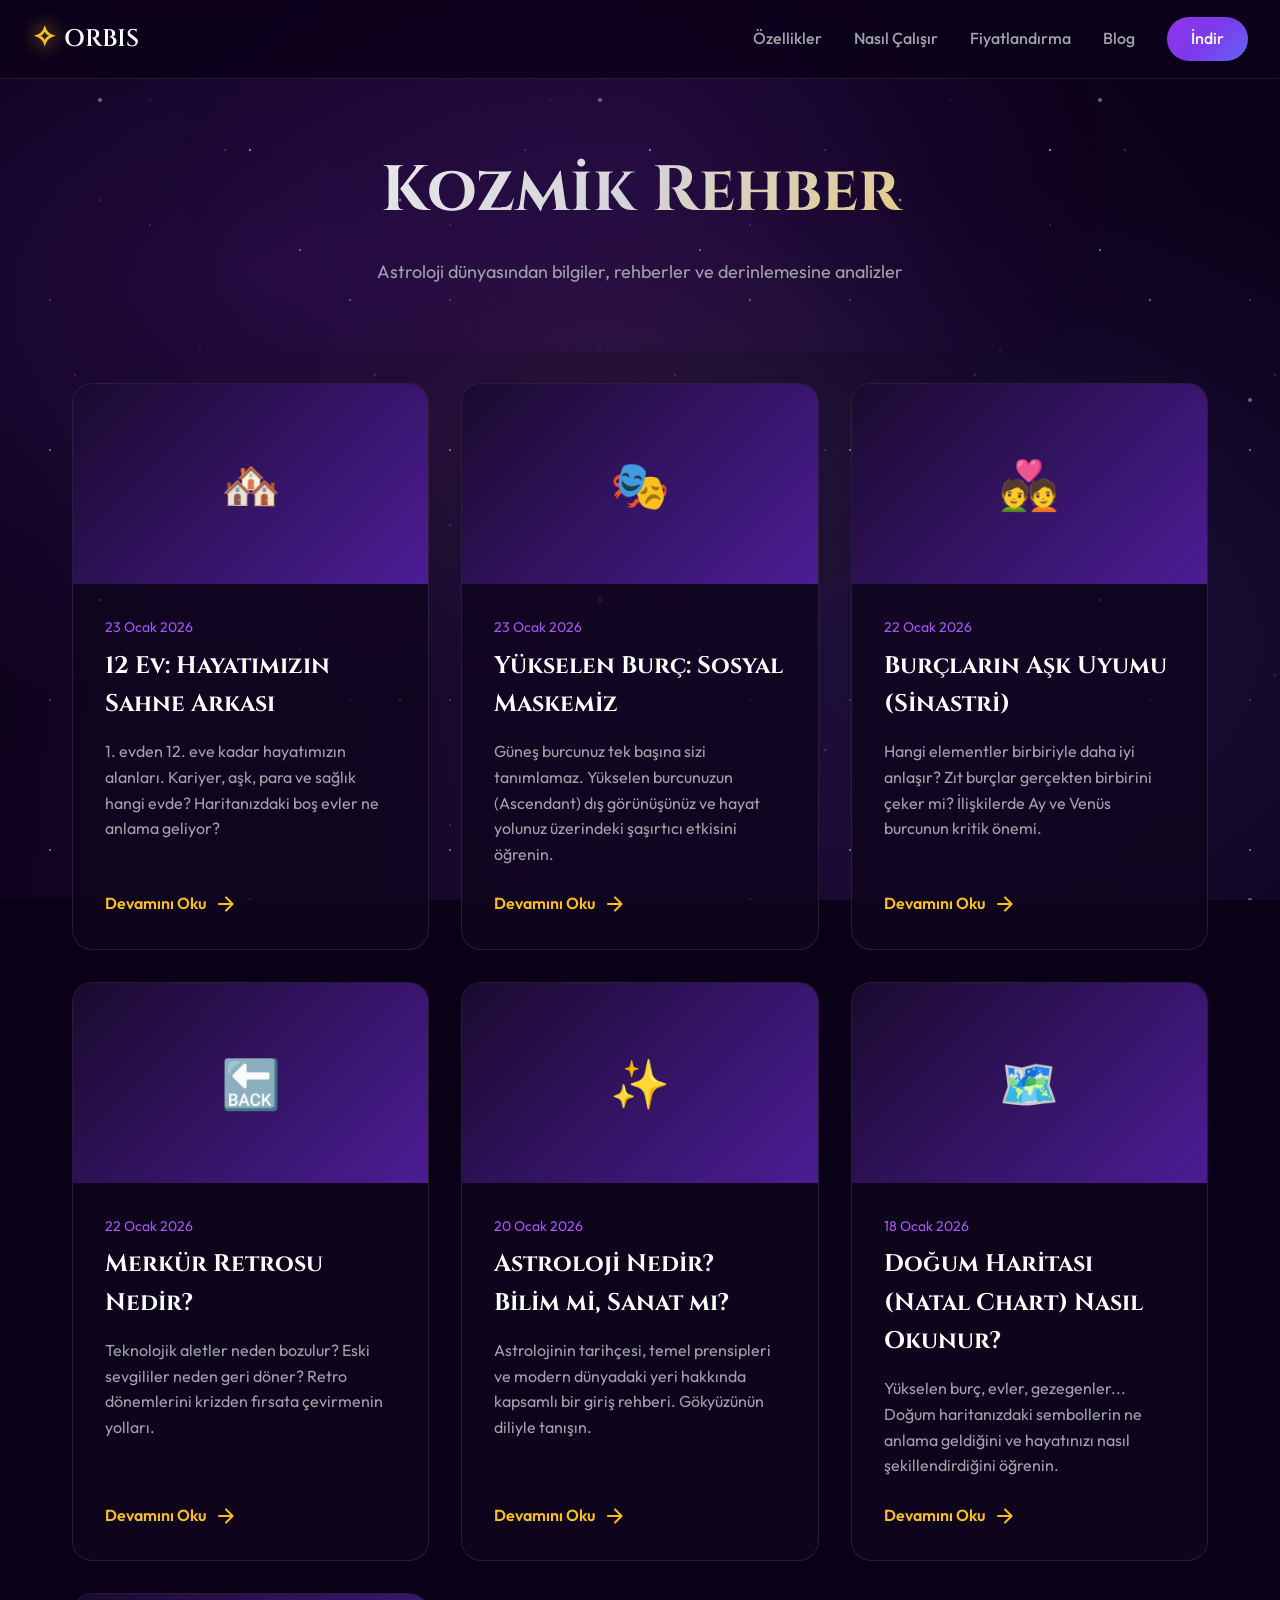
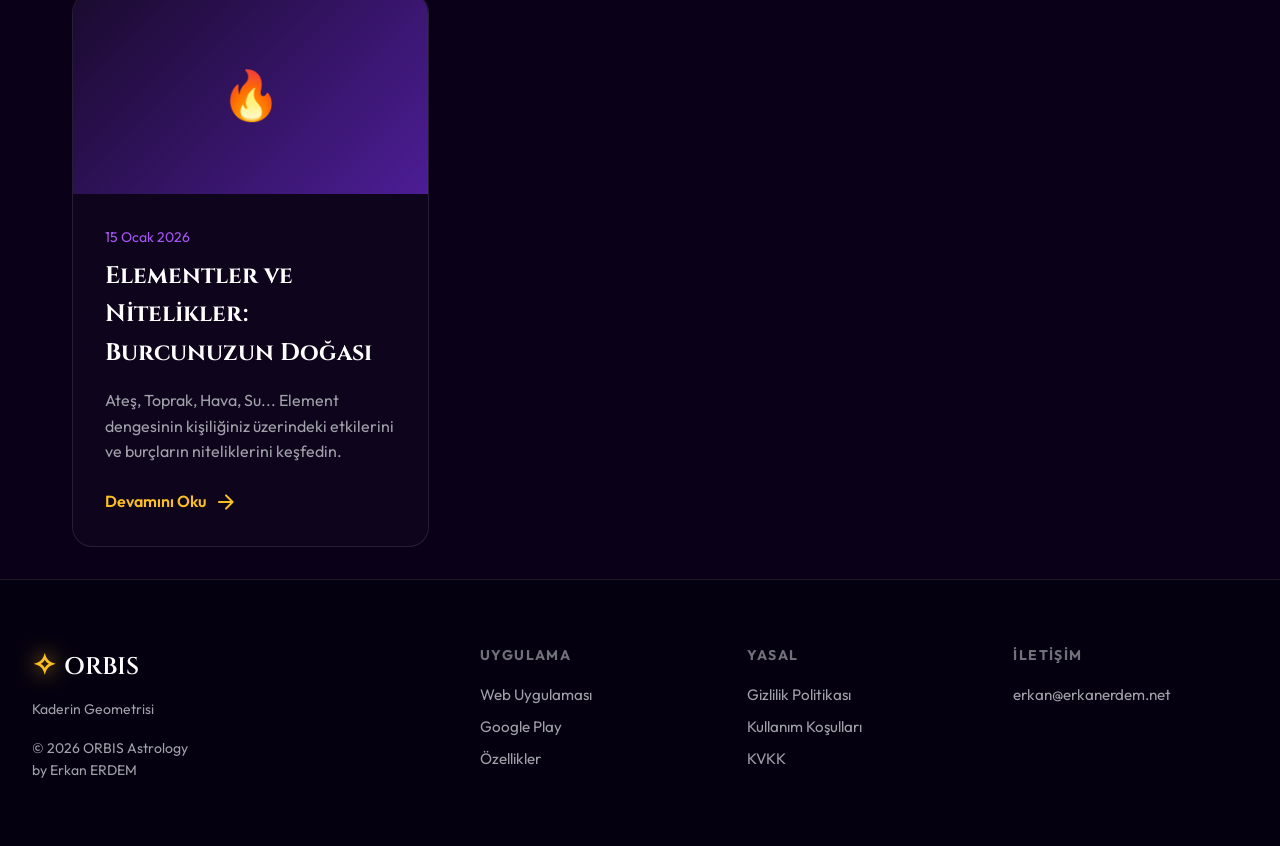
<file: blog/index.html>
<!doctype html>
<html lang="tr">
  <head>
    <meta charset="UTF-8" />
    <meta name="viewport" content="width=device-width, initial-scale=1.0" />
    <meta
      name="description"
      content="ORBIS Blog - Astroloji, doğum haritası, burç yorumları ve gökyüzü hareketleri hakkında güncel bilgiler ve rehberler."
    />
    <title>Blog | ORBIS - Astroloji ve Yapay Zeka</title>
    <link rel="icon" type="image/png" href="../images/favicon.png" />
    <link rel="preconnect" href="https://fonts.googleapis.com" />
    <link rel="preconnect" href="https://fonts.gstatic.com" crossorigin />
    <link
      href="https://fonts.googleapis.com/css2?family=Cinzel:wght@400;500;600;700&family=Outfit:wght@300;400;500;600;700&display=swap"
      rel="stylesheet"
    />
    <link
      rel="stylesheet"
      href="https://fonts.googleapis.com/css2?family=Material+Symbols+Rounded:opsz,wght,FILL,GRAD@24,400,1,0"
    />
    <link rel="stylesheet" href="../styles.css" />
    <style>
      .blog-header {
        padding: 140px 2rem 4rem;
        text-align: center;
        background: radial-gradient(
          circle at center,
          rgba(147, 51, 234, 0.1) 0%,
          transparent 70%
        );
      }
      .blog-title {
        font-family: "Cinzel", serif;
        font-size: clamp(2.5rem, 6vw, 4rem);
        margin-bottom: 1rem;
        background: linear-gradient(
          135deg,
          #ffffff 0%,
          #d4d4d8 50%,
          #fbbf24 100%
        );
        -webkit-background-clip: text;
        -webkit-text-fill-color: transparent;
      }
      .blog-grid {
        display: grid;
        grid-template-columns: repeat(auto-fit, minmax(350px, 1fr));
        gap: 2rem;
        max-width: 1200px;
        margin: 0 auto;
        padding: 2rem;
      }
      .blog-card {
        background: var(--bg-card);
        border: 1px solid var(--glass-border);
        border-radius: 20px;
        overflow: hidden;
        transition: all 0.3s ease;
        display: flex;
        flex-direction: column;
      }
      .blog-card:hover {
        transform: translateY(-5px);
        border-color: var(--primary);
        box-shadow: 0 20px 40px rgba(147, 51, 234, 0.2);
      }
      .blog-image {
        width: 100%;
        height: 200px;
        background: linear-gradient(135deg, #1a0a2e 0%, #4c1d95 100%);
        display: flex;
        align-items: center;
        justify-content: center;
        font-size: 3rem;
      }
      .blog-content {
        padding: 2rem;
        flex: 1;
        display: flex;
        flex-direction: column;
      }
      .blog-date {
        font-size: 0.875rem;
        color: var(--primary-light);
        margin-bottom: 0.5rem;
      }
      .blog-card h3 {
        font-family: "Cinzel", serif;
        font-size: 1.5rem;
        margin-bottom: 1rem;
        color: var(--text-primary);
      }
      .blog-card p {
        color: var(--text-secondary);
        margin-bottom: 1.5rem;
        line-height: 1.6;
        flex: 1;
      }
      .read-more {
        color: var(--gold);
        text-decoration: none;
        font-weight: 600;
        display: inline-flex;
        align-items: center;
        gap: 0.5rem;
        transition: gap 0.3s ease;
      }
      .read-more:hover {
        gap: 0.8rem;
      }
    </style>
  </head>
  <body>
    <!-- Animated Background -->
    <div class="cosmic-bg">
      <div class="stars"></div>
      <div class="stars2"></div>
      <div class="stars3"></div>
      <div class="nebula"></div>
    </div>

    <!-- Navigation -->
    <nav class="navbar">
      <div class="nav-container">
        <a href="../index.html" class="nav-logo">
          <span class="logo-icon">✧</span>
          <span class="logo-text">ORBIS</span>
        </a>
        <div class="nav-links">
          <a href="../index.html#features">Özellikler</a>
          <a href="../index.html#how-it-works">Nasıl Çalışır</a>
          <a href="../index.html#pricing">Fiyatlandırma</a>
          <a href="index.html" class="active">Blog</a>
          <a href="../index.html#download" class="nav-cta">İndir</a>
        </div>
      </div>
    </nav>

    <header class="blog-header">
      <h1 class="blog-title">Kozmik Rehber</h1>
      <p class="section-subtitle">
        Astroloji dünyasından bilgiler, rehberler ve derinlemesine analizler
      </p>
    </header>

    <main class="blog-grid">
      <!-- Article 7: Houses -->
      <article class="blog-card">
        <div class="blog-image">🏘️</div>
        <div class="blog-content">
          <span class="blog-date">23 Ocak 2026</span>
          <h3>12 Ev: Hayatımızın Sahne Arkası</h3>
          <p>
            1. evden 12. eve kadar hayatımızın alanları. Kariyer, aşk, para ve
            sağlık hangi evde? Haritanızdaki boş evler ne anlama geliyor?
          </p>
          <a href="astrolojik-evler.html" class="read-more">
            Devamını Oku
            <span class="material-symbols-rounded">arrow_forward</span>
          </a>
        </div>
      </article>

      <!-- Article 6: Rising Sign -->
      <article class="blog-card">
        <div class="blog-image">🎭</div>
        <div class="blog-content">
          <span class="blog-date">23 Ocak 2026</span>
          <h3>Yükselen Burç: Sosyal Maskemiz</h3>
          <p>
            Güneş burcunuz tek başına sizi tanımlamaz. Yükselen burcunuzun
            (Ascendant) dış görünüşünüz ve hayat yolunuz üzerindeki şaşırtıcı
            etkisini öğrenin.
          </p>
          <a href="yukselen-burc-nedir.html" class="read-more">
            Devamını Oku
            <span class="material-symbols-rounded">arrow_forward</span>
          </a>
        </div>
      </article>

      <!-- Article 5: Love Compatibility -->
      <article class="blog-card">
        <div class="blog-image">💑</div>
        <div class="blog-content">
          <span class="blog-date">22 Ocak 2026</span>
          <h3>Burçların Aşk Uyumu (Sinastri)</h3>
          <p>
            Hangi elementler birbiriyle daha iyi anlaşır? Zıt burçlar gerçekten
            birbirini çeker mi? İlişkilerde Ay ve Venüs burcunun kritik önemi.
          </p>
          <a href="ask-uyumu.html" class="read-more">
            Devamını Oku
            <span class="material-symbols-rounded">arrow_forward</span>
          </a>
        </div>
      </article>

      <!-- Article 4: Mercury Retrograde -->
      <article class="blog-card">
        <div class="blog-image">🔙</div>
        <div class="blog-content">
          <span class="blog-date">22 Ocak 2026</span>
          <h3>Merkür Retrosu Nedir?</h3>
          <p>
            Teknolojik aletler neden bozulur? Eski sevgililer neden geri döner?
            Retro dönemlerini krizden fırsata çevirmenin yolları.
          </p>
          <a href="merkur-retrosu.html" class="read-more">
            Devamını Oku
            <span class="material-symbols-rounded">arrow_forward</span>
          </a>
        </div>
      </article>

      <!-- Article 1 -->
      <article class="blog-card">
        <div class="blog-image">✨</div>
        <div class="blog-content">
          <span class="blog-date">20 Ocak 2026</span>
          <h3>Astroloji Nedir? Bilim mi, Sanat mı?</h3>
          <p>
            Astrolojinin tarihçesi, temel prensipleri ve modern dünyadaki yeri
            hakkında kapsamlı bir giriş rehberi. Gökyüzünün diliyle tanışın.
          </p>
          <a href="astroloji-nedir.html" class="read-more">
            Devamını Oku
            <span class="material-symbols-rounded">arrow_forward</span>
          </a>
        </div>
      </article>

      <!-- Article 2 -->
      <article class="blog-card">
        <div class="blog-image">🗺️</div>
        <div class="blog-content">
          <span class="blog-date">18 Ocak 2026</span>
          <h3>Doğum Haritası (Natal Chart) Nasıl Okunur?</h3>
          <p>
            Yükselen burç, evler, gezegenler... Doğum haritanızdaki sembollerin
            ne anlama geldiğini ve hayatınızı nasıl şekillendirdiğini öğrenin.
          </p>
          <a href="dogum-haritasi-nasil-okunur.html" class="read-more">
            Devamını Oku
            <span class="material-symbols-rounded">arrow_forward</span>
          </a>
        </div>
      </article>

      <!-- Article 3 -->
      <article class="blog-card">
        <div class="blog-image">🔥</div>
        <div class="blog-content">
          <span class="blog-date">15 Ocak 2026</span>
          <h3>Elementler ve Nitelikler: Burcunuzun Doğası</h3>
          <p>
            Ateş, Toprak, Hava, Su... Element dengesinin kişiliğiniz üzerindeki
            etkilerini ve burçların niteliklerini keşfedin.
          </p>
          <a href="burclar-ve-elementler.html" class="read-more">
            Devamını Oku
            <span class="material-symbols-rounded">arrow_forward</span>
          </a>
        </div>
      </article>
    </main>

    <!-- Footer -->
    <footer class="footer">
      <div class="footer-container">
        <div class="footer-brand">
          <div class="footer-logo">
            <span class="logo-icon">✧</span>
            <span>ORBIS</span>
          </div>
          <p>Kaderin Geometrisi</p>
          <p class="footer-copyright">
            © 2026 ORBIS Astrology<br />by Erkan ERDEM
          </p>
        </div>

        <div class="footer-links">
          <div class="footer-column">
            <h4>Uygulama</h4>
            <a href="https://app.orbisastro.online">Web Uygulaması</a>
            <a
              href="https://play.google.com/store/apps/details?id=com.orbis.astrology"
              >Google Play</a
            >
            <a href="../index.html#features">Özellikler</a>
          </div>

          <div class="footer-column">
            <h4>Yasal</h4>
            <a href="../legal/privacy.html">Gizlilik Politikası</a>
            <a href="../legal/terms.html">Kullanım Koşulları</a>
            <a href="../legal/kvkk.html">KVKK</a>
          </div>

          <div class="footer-column">
            <h4>İletişim</h4>
            <a href="mailto:erkan@erkanerdem.net">erkan@erkanerdem.net</a>
          </div>
        </div>
      </div>
    </footer>
  </body>
</html>
</file>
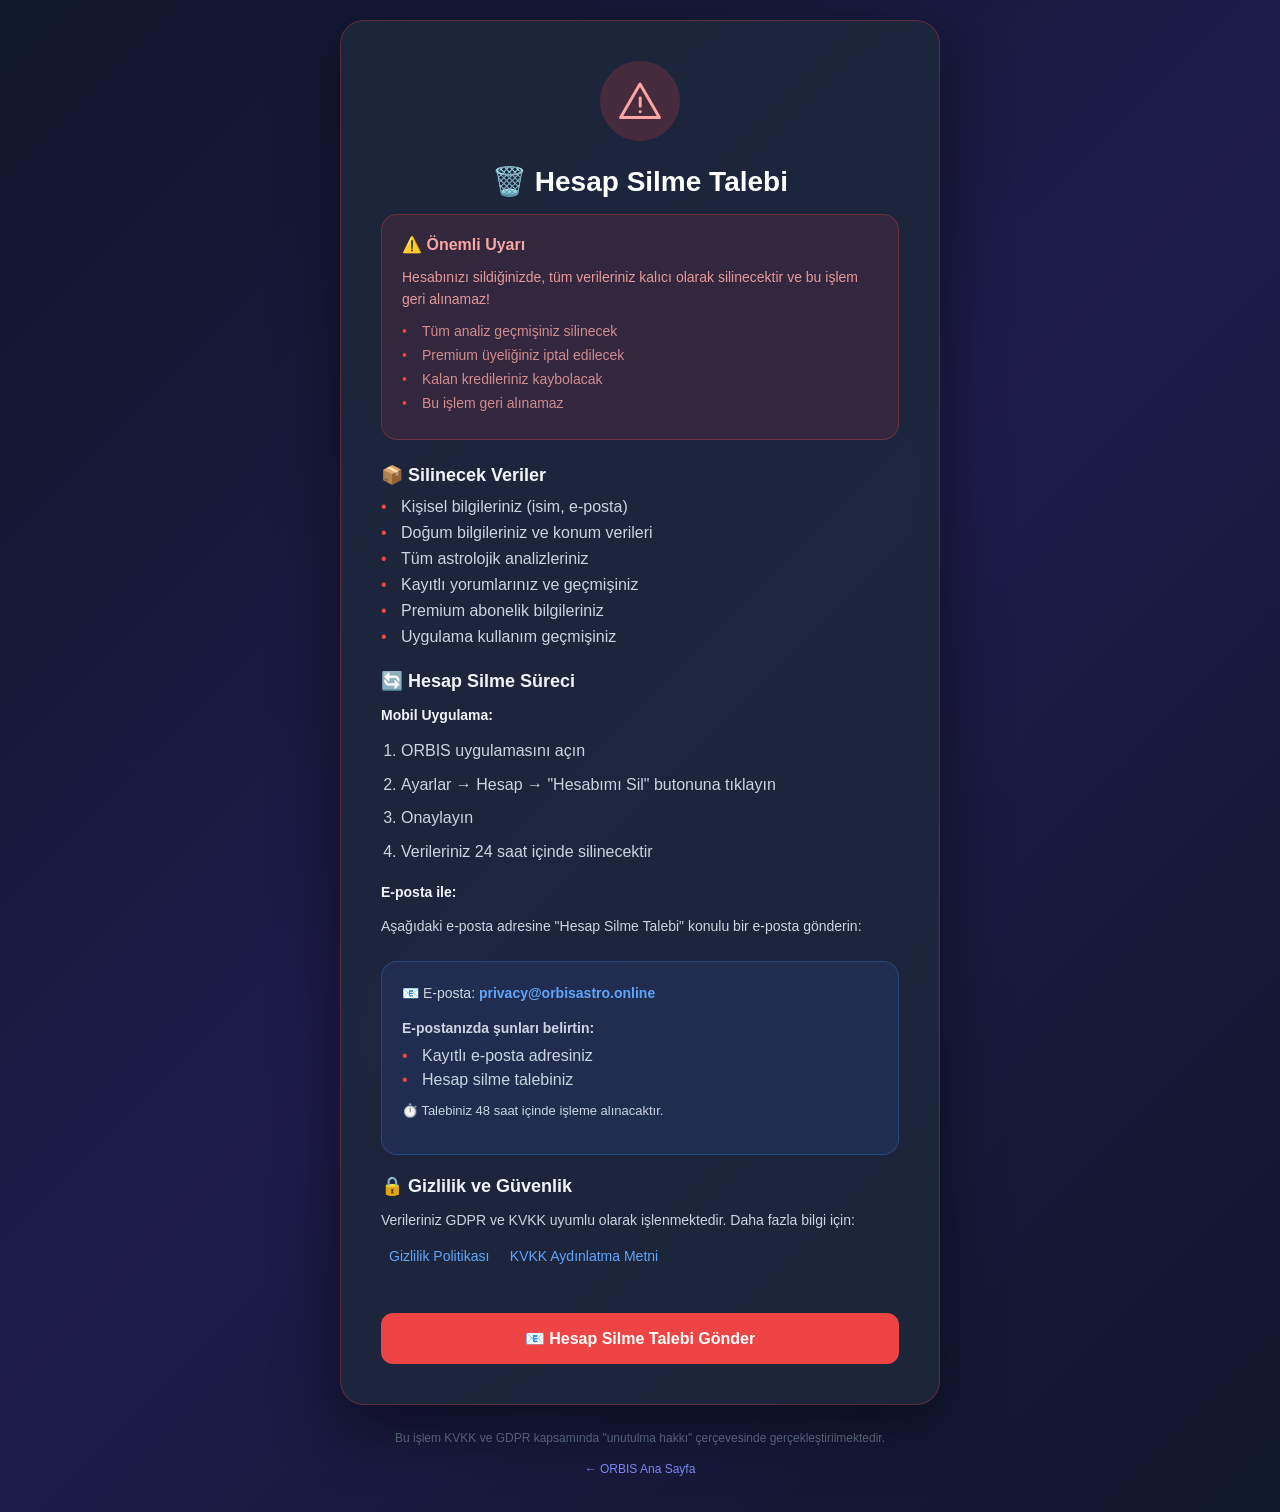
<file: account-delete.html>
<!doctype html>
<html lang="tr">
  <head>
    <meta charset="UTF-8" />
    <meta name="viewport" content="width=device-width, initial-scale=1.0" />
    <meta name="robots" content="index,follow" />
    <link rel="canonical" href="https://orbisastro.online/account-delete" />
    <meta property="og:title" content="Hesap Silme - ORBIS" />
    <meta property="og:description" content="ORBIS hesabınızı ve verilerinizi kalıcı olarak silin. GDPR ve KVKK uyumlu." />
    <meta property="og:url" content="https://orbisastro.online/account-delete" />
    <meta property="og:type" content="website" />
    <meta name="twitter:card" content="summary" />
    <meta name="twitter:title" content="Hesap Silme - ORBIS" />
    <meta name="twitter:description" content="ORBIS hesabınızı ve verilerinizi kalıcı olarak silin. GDPR ve KVKK uyumlu." />
    <title>Hesap Silme - ORBIS</title>
    <meta
      name="description"
      content="ORBIS hesabınızı ve verilerinizi kalıcı olarak silin. GDPR ve KVKK uyumlu hesap silme işlemi."
    />
    <link rel="icon" href="https://www.orbisastro.online/favicon.ico" />

    <!-- Google Material Icons -->
    <link
      href="https://fonts.googleapis.com/css2?family=Material+Symbols+Rounded:opsz,wght,FILL,GRAD@20..48,100..700,0..1,-50..200"
      rel="stylesheet"
    />

    <style>
      * {
        margin: 0;
        padding: 0;
        box-sizing: border-box;
      }

      body {
        font-family:
          -apple-system, BlinkMacSystemFont, "Segoe UI", Roboto,
          "Helvetica Neue", Arial, sans-serif;
        background: linear-gradient(
          135deg,
          #0f172a 0%,
          #1e1b4b 50%,
          #0f172a 100%
        );
        min-height: 100vh;
        display: flex;
        align-items: center;
        justify-content: center;
        padding: 20px;
        color: #e2e8f0;
      }

      .container {
        max-width: 600px;
        width: 100%;
      }

      .card {
        background: rgba(30, 41, 59, 0.8);
        backdrop-filter: blur(10px);
        border: 1px solid rgba(239, 68, 68, 0.3);
        border-radius: 24px;
        padding: 40px;
        box-shadow: 0 20px 60px rgba(0, 0, 0, 0.5);
      }

      .icon-container {
        display: flex;
        justify-content: center;
        margin-bottom: 24px;
      }

      .icon-wrapper {
        width: 80px;
        height: 80px;
        background: rgba(239, 68, 68, 0.2);
        border-radius: 50%;
        display: flex;
        align-items: center;
        justify-content: center;
      }

      .material-symbols-rounded {
        font-size: 48px;
        color: #fca5a5;
      }

      h1 {
        font-size: 28px;
        font-weight: 700;
        text-align: center;
        margin-bottom: 16px;
        color: #ffffff;
      }

      .warning-box {
        background: rgba(239, 68, 68, 0.1);
        border: 1px solid rgba(239, 68, 68, 0.3);
        border-radius: 16px;
        padding: 20px;
        margin-bottom: 24px;
      }

      .warning-box strong {
        color: #fca5a5;
        display: block;
        margin-bottom: 12px;
      }

      .warning-box ul {
        list-style: none;
        padding: 0;
      }

      .warning-box li {
        color: rgba(252, 165, 165, 0.8);
        font-size: 14px;
        margin-bottom: 8px;
        padding-left: 20px;
        position: relative;
      }

      .warning-box li::before {
        content: "•";
        color: #ef4444;
        position: absolute;
        left: 0;
      }

      .data-list,
      .contact-list {
        list-style: none;
        padding: 0;
      }
      .data-list li,
      .contact-list li {
        color: #cbd5e1;
        margin-bottom: 8px;
        padding-left: 20px;
        position: relative;
      }
      .data-list li::before,
      .contact-list li::before {
        content: "•";
        color: #ef4444;
        position: absolute;
        left: 0;
      }
      .contact-list li {
        margin-bottom: 6px;
      }
      .lead-text {
        color: rgba(252, 165, 165, 0.9);
        margin-bottom: 12px;
      }
      .small-note {
        margin-top: 12px;
        color: #cbd5e1;
        font-size: 13px;
      }

      .strong-label {
        color: #f1f5f9;
      }

      .contact-lead {
        margin-bottom: 12px;
      }
      .contact-hint {
        margin-bottom: 8px;
        color: #cbd5e1;
      }
      .footer-back {
        margin-top: 12px;
      }

      .section {
        margin-bottom: 24px;
      }

      h2 {
        font-size: 18px;
        font-weight: 600;
        margin-bottom: 12px;
        color: #f1f5f9;
      }

      p {
        color: #cbd5e1;
        line-height: 1.6;
        margin-bottom: 12px;
        font-size: 14px;
      }

      ol {
        color: #cbd5e1;
        padding-left: 20px;
        margin-bottom: 16px;
      }

      ol li {
        margin-bottom: 8px;
        line-height: 1.6;
      }

      .contact-box {
        background: rgba(59, 130, 246, 0.1);
        border: 1px solid rgba(59, 130, 246, 0.3);
        border-radius: 16px;
        padding: 20px;
        margin: 20px 0;
      }

      .contact-box a {
        color: #60a5fa;
        text-decoration: none;
        font-weight: 600;
      }

      .contact-box a:hover {
        text-decoration: underline;
      }

      .button {
        display: inline-block;
        background: #ef4444;
        color: white;
        padding: 16px 32px;
        border-radius: 12px;
        text-decoration: none;
        font-weight: 600;
        margin-top: 24px;
        transition: all 0.3s ease;
        text-align: center;
        width: 100%;
        font-size: 16px;
      }

      .button:hover {
        background: #dc2626;
        transform: translateY(-2px);
        box-shadow: 0 10px 30px rgba(239, 68, 68, 0.3);
      }

      .footer {
        margin-top: 24px;
        text-align: center;
      }

      .footer p {
        font-size: 12px;
        color: #64748b;
      }

      .footer a {
        color: #818cf8;
        text-decoration: none;
      }

      .footer a:hover {
        text-decoration: underline;
      }

      .links {
        margin-top: 16px;
      }

      .links a {
        color: #60a5fa;
        text-decoration: none;
        margin: 0 8px;
        font-size: 14px;
      }

      .links a:hover {
        text-decoration: underline;
      }

      @media (max-width: 640px) {
        .card {
          padding: 24px;
        }

        h1 {
          font-size: 24px;
        }

        .icon-wrapper {
          width: 64px;
          height: 64px;
        }

        .material-symbols-rounded {
          font-size: 36px;
        }
      }
    </style>
  </head>
  <body>
    <div class="container">
      <div class="card">
        <!-- Icon -->
        <div class="icon-container">
          <div class="icon-wrapper">
            <span class="material-symbols-rounded">warning</span>
          </div>
        </div>

        <!-- Title -->
        <h1>🗑️ Hesap Silme Talebi</h1>

        <!-- Warning -->
        <div class="warning-box">
          <strong>⚠️ Önemli Uyarı</strong>
          <p class="lead-text">
            Hesabınızı sildiğinizde, tüm verileriniz kalıcı olarak silinecektir
            ve bu işlem geri alınamaz!
          </p>
          <ul>
            <li>Tüm analiz geçmişiniz silinecek</li>
            <li>Premium üyeliğiniz iptal edilecek</li>
            <li>Kalan kredileriniz kaybolacak</li>
            <li>Bu işlem geri alınamaz</li>
          </ul>
        </div>

        <!-- Deleted Data Section -->
        <div class="section">
          <h2>📦 Silinecek Veriler</h2>
          <ul class="data-list">
            <li>Kişisel bilgileriniz (isim, e-posta)</li>
            <li>Doğum bilgileriniz ve konum verileri</li>
            <li>Tüm astrolojik analizleriniz</li>
            <li>Kayıtlı yorumlarınız ve geçmişiniz</li>
            <li>Premium abonelik bilgileriniz</li>
            <li>Uygulama kullanım geçmişiniz</li>
          </ul>
        </div>

        <!-- Process Section -->
        <div class="section">
          <h2>🔄 Hesap Silme Süreci</h2>

          <p><strong class="strong-label">Mobil Uygulama:</strong></p>
          <ol>
            <li>ORBIS uygulamasını açın</li>
            <li>Ayarlar → Hesap → "Hesabımı Sil" butonuna tıklayın</li>
            <li>Onaylayın</li>
            <li>Verileriniz 24 saat içinde silinecektir</li>
          </ol>

          <p><strong class="strong-label">E-posta ile:</strong></p>
          <p>
            Aşağıdaki e-posta adresine "Hesap Silme Talebi" konulu bir e-posta
            gönderin:
          </p>
        </div>

        <!-- Contact Box -->
        <div class="contact-box">
          <p class="contact-lead">
            📧 E-posta:
            <a href="mailto:privacy@orbisastro.online"
              >privacy@orbisastro.online</a
            >
          </p>
          <p class="contact-hint">
            <strong>E-postanızda şunları belirtin:</strong>
          </p>
          <ul class="contact-list">
            <li>Kayıtlı e-posta adresiniz</li>
            <li>Hesap silme talebiniz</li>
          </ul>
          <p class="small-note">
            ⏱️ Talebiniz 48 saat içinde işleme alınacaktır.
          </p>
        </div>

        <!-- Privacy Section -->
        <div class="section">
          <h2>🔒 Gizlilik ve Güvenlik</h2>
          <p>
            Verileriniz GDPR ve KVKK uyumlu olarak işlenmektedir. Daha fazla
            bilgi için:
          </p>
          <div class="links">
            <a
              href="https://www.orbisastro.online/legal/privacy.html"
              target="_blank"
              >Gizlilik Politikası</a
            >
            <a
              href="https://www.orbisastro.online/legal/kvkk.html"
              target="_blank"
              >KVKK Aydınlatma Metni</a
            >
          </div>
        </div>

        <!-- Action Button -->
        <a
          href="mailto:privacy@orbisastro.online?subject=Hesap Silme Talebi&body=Merhaba,%0D%0A%0D%0AKayıtlı e-posta adresim: [E-POSTA ADRESİNİZ]%0D%0A%0D%0AORBIS hesabımın ve tüm verilerimin silinmesini talep ediyorum.%0D%0A%0D%0ATeşekkürler."
          class="button"
        >
          📧 Hesap Silme Talebi Gönder
        </a>
      </div>

      <!-- Footer -->
      <div class="footer">
        <p>
          Bu işlem KVKK ve GDPR kapsamında "unutulma hakkı" çerçevesinde
          gerçekleştirilmektedir.
        </p>
        <p class="footer-back">
          <a href="https://www.orbisastro.online">← ORBIS Ana Sayfa</a>
        </p>
      </div>
    </div>
  </body>
</html>
</file>
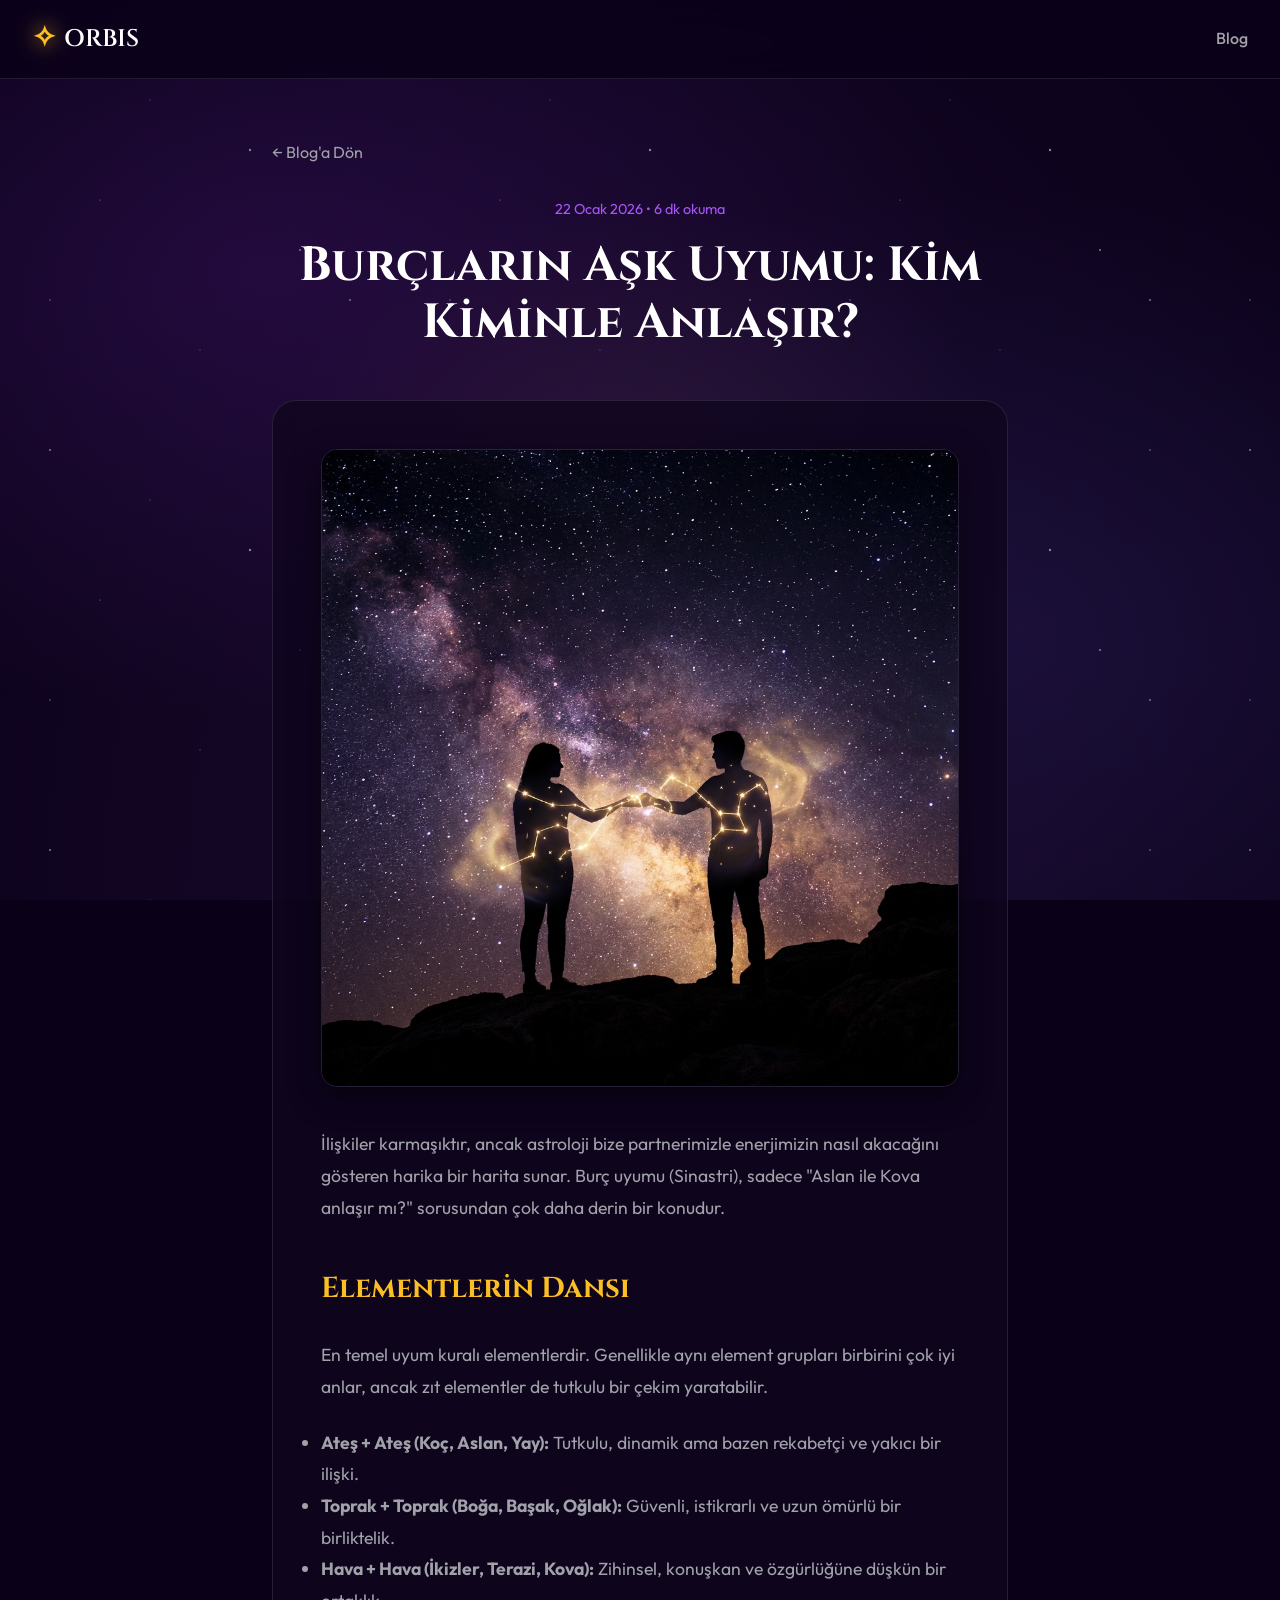
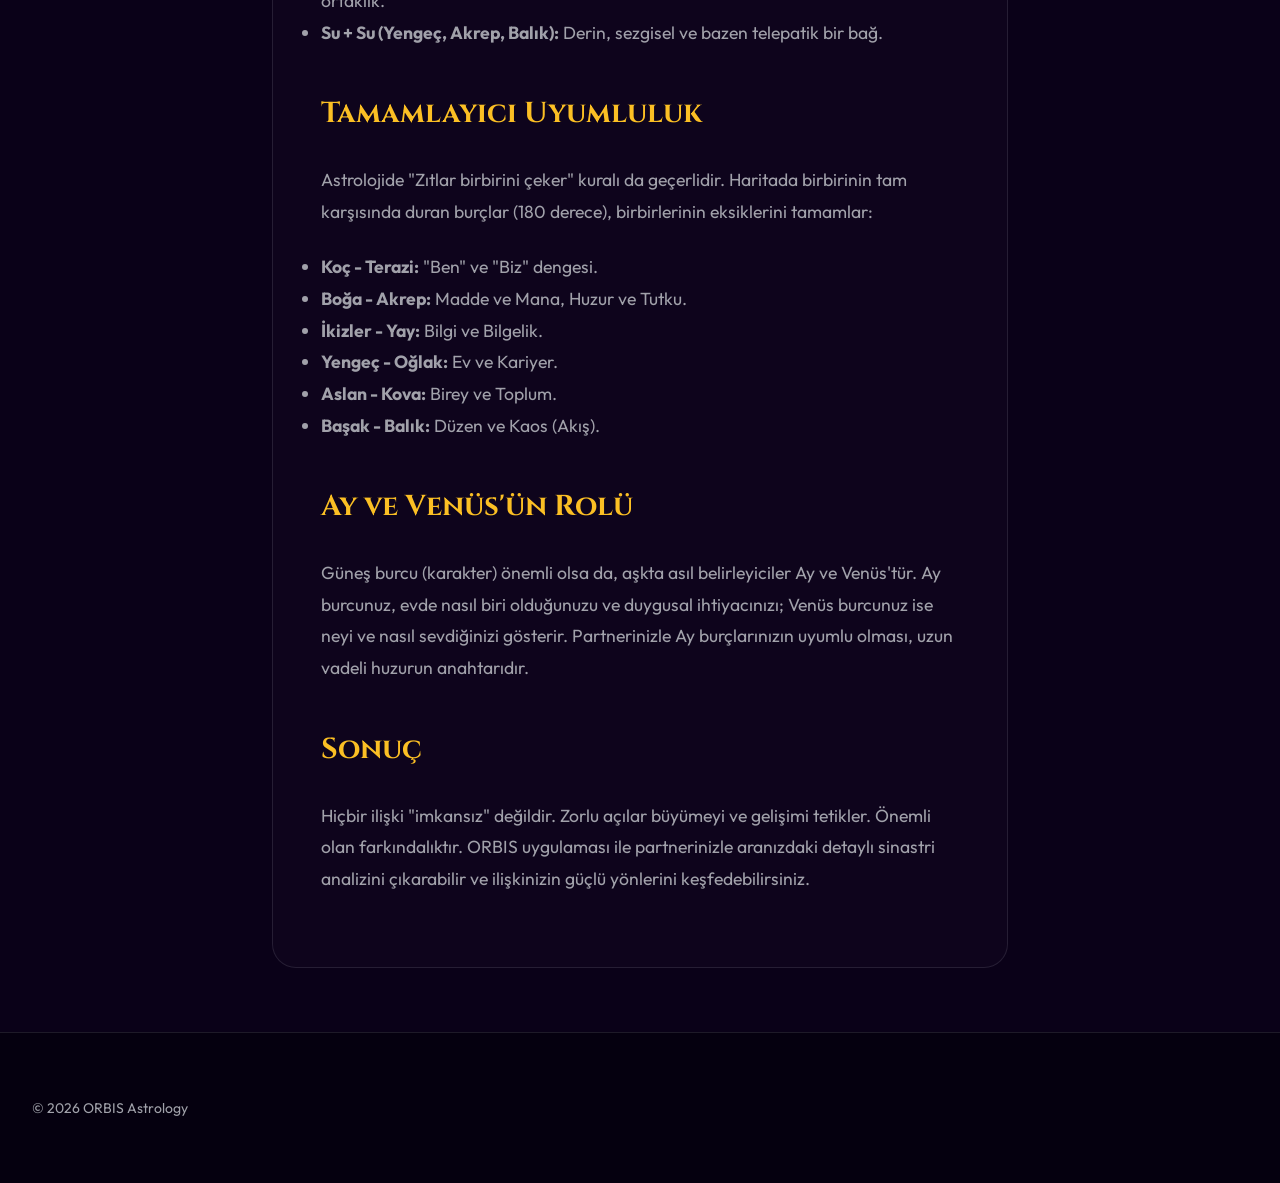
<file: blog/ask-uyumu.html>
<!doctype html>
<html lang="tr">
  <head>
    <!-- Google tag (gtag.js) -->
    <script
      async
      src="https://www.googletagmanager.com/gtag/js?id=G-W61PWFWFMS"
    ></script>
    <script>
      window.dataLayer = window.dataLayer || [];
      function gtag() {
        dataLayer.push(arguments);
      }
      gtag("js", new Date());

      gtag("config", "G-W61PWFWFMS");
    </script>
    <meta charset="UTF-8" />
    <meta name="viewport" content="width=device-width, initial-scale=1.0" />
    <meta
      name="description"
      content="Burç uyumu nasıl çalışır? Aşk ve ilişkilerde elementlerin (Ateş, Toprak, Hava, Su) uyumu. Hangi burçlar birbiriyle daha iyi anlaşır?"
    />
    <title>Aşk ve Burç Uyumu | ORBIS Blog</title>
    <link rel="icon" type="image/png" href="../images/favicon.png" />
    <link rel="preconnect" href="https://fonts.googleapis.com" />
    <link
      href="https://fonts.googleapis.com/css2?family=Cinzel:wght@400;500;600;700&family=Outfit:wght@300;400;500;600;700&display=swap"
      rel="stylesheet"
    />
    <link rel="stylesheet" href="../styles.css" />
    <style>
      .article-container {
        max-width: 800px;
        margin: 0 auto;
        padding: 140px 2rem 4rem;
      }
      .article-header {
        text-align: center;
        margin-bottom: 3rem;
      }
      .article-meta {
        color: var(--primary-light);
        font-size: 0.9rem;
        margin-bottom: 1rem;
      }
      .article-title {
        font-family: "Cinzel", serif;
        font-size: clamp(2rem, 5vw, 3rem);
        color: var(--text-primary);
        line-height: 1.2;
      }
      .article-content {
        background: var(--bg-card);
        border: 1px solid var(--glass-border);
        border-radius: 24px;
        padding: 3rem;
        color: var(--text-secondary);
        font-size: 1.1rem;
        line-height: 1.8;
      }
      .article-content h2 {
        font-family: "Cinzel", serif;
        color: var(--gold);
        font-size: 1.8rem;
        margin: 2.5rem 0 1.5rem;
      }
      .article-content p {
        margin-bottom: 1.5rem;
      }
      .back-link {
        display: inline-block;
        margin-bottom: 2rem;
        color: var(--text-secondary);
        text-decoration: none;
      }
      .back-link:hover {
        color: var(--primary-light);
      }
      .article-image {
        width: 100%;
        height: auto;
        border-radius: 16px;
        margin-bottom: 2rem;
        box-shadow: 0 10px 30px rgba(0, 0, 0, 0.5);
        border: 1px solid var(--glass-border);
      }
    </style>
  </head>
  <body>
    <div class="cosmic-bg">
      <div class="stars"></div>
      <div class="nebula"></div>
    </div>

    <nav class="navbar">
      <div class="nav-container">
        <a href="../index.html" class="nav-logo">
          <span class="logo-icon">✧</span>
          <span class="logo-text">ORBIS</span>
        </a>
        <div class="nav-links">
          <a href="index.html">Blog</a>
        </div>
      </div>
    </nav>

    <article class="article-container">
      <a href="index.html" class="back-link">← Blog'a Dön</a>

      <header class="article-header">
        <div class="article-meta">22 Ocak 2026 • 6 dk okuma</div>
        <h1 class="article-title">Burçların Aşk Uyumu: Kim Kiminle Anlaşır?</h1>
      </header>

      <div class="article-content">
        <img
          src="../images/blog/love-compatibility.png"
          alt="Kozmik Aşk Uyumu"
          class="article-image"
        />
        <p>
          İlişkiler karmaşıktır, ancak astroloji bize partnerimizle enerjimizin
          nasıl akacağını gösteren harika bir harita sunar. Burç uyumu
          (Sinastri), sadece "Aslan ile Kova anlaşır mı?" sorusundan çok daha
          derin bir konudur.
        </p>

        <h2>Elementlerin Dansı</h2>
        <p>
          En temel uyum kuralı elementlerdir. Genellikle aynı element grupları
          birbirini çok iyi anlar, ancak zıt elementler de tutkulu bir çekim
          yaratabilir.
        </p>

        <ul>
          <li>
            <strong>Ateş + Ateş (Koç, Aslan, Yay):</strong> Tutkulu, dinamik ama
            bazen rekabetçi ve yakıcı bir ilişki.
          </li>
          <li>
            <strong>Toprak + Toprak (Boğa, Başak, Oğlak):</strong> Güvenli,
            istikrarlı ve uzun ömürlü bir birliktelik.
          </li>
          <li>
            <strong>Hava + Hava (İkizler, Terazi, Kova):</strong> Zihinsel,
            konuşkan ve özgürlüğüne düşkün bir ortaklık.
          </li>
          <li>
            <strong>Su + Su (Yengeç, Akrep, Balık):</strong> Derin, sezgisel ve
            bazen telepatik bir bağ.
          </li>
        </ul>

        <h2>Tamamlayıcı Uyumluluk</h2>
        <p>
          Astrolojide "Zıtlar birbirini çeker" kuralı da geçerlidir. Haritada
          birbirinin tam karşısında duran burçlar (180 derece), birbirlerinin
          eksiklerini tamamlar:
        </p>
        <ul>
          <li><strong>Koç - Terazi:</strong> "Ben" ve "Biz" dengesi.</li>
          <li><strong>Boğa - Akrep:</strong> Madde ve Mana, Huzur ve Tutku.</li>
          <li><strong>İkizler - Yay:</strong> Bilgi ve Bilgelik.</li>
          <li><strong>Yengeç - Oğlak:</strong> Ev ve Kariyer.</li>
          <li><strong>Aslan - Kova:</strong> Birey ve Toplum.</li>
          <li><strong>Başak - Balık:</strong> Düzen ve Kaos (Akış).</li>
        </ul>

        <h2>Ay ve Venüs'ün Rolü</h2>
        <p>
          Güneş burcu (karakter) önemli olsa da, aşkta asıl belirleyiciler Ay ve
          Venüs'tür. Ay burcunuz, evde nasıl biri olduğunuzu ve duygusal
          ihtiyacınızı; Venüs burcunuz ise neyi ve nasıl sevdiğinizi gösterir.
          Partnerinizle Ay burçlarınızın uyumlu olması, uzun vadeli huzurun
          anahtarıdır.
        </p>

        <h2>Sonuç</h2>
        <p>
          Hiçbir ilişki "imkansız" değildir. Zorlu açılar büyümeyi ve gelişimi
          tetikler. Önemli olan farkındalıktır. ORBIS uygulaması ile
          partnerinizle aranızdaki detaylı sinastri analizini çıkarabilir ve
          ilişkinizin güçlü yönlerini keşfedebilirsiniz.
        </p>
      </div>
    </article>

    <footer class="footer">
      <div class="footer-container">
        <div class="footer-brand">
          <p>© 2026 ORBIS Astrology</p>
        </div>
      </div>
    </footer>
  </body>
</html>
</file>
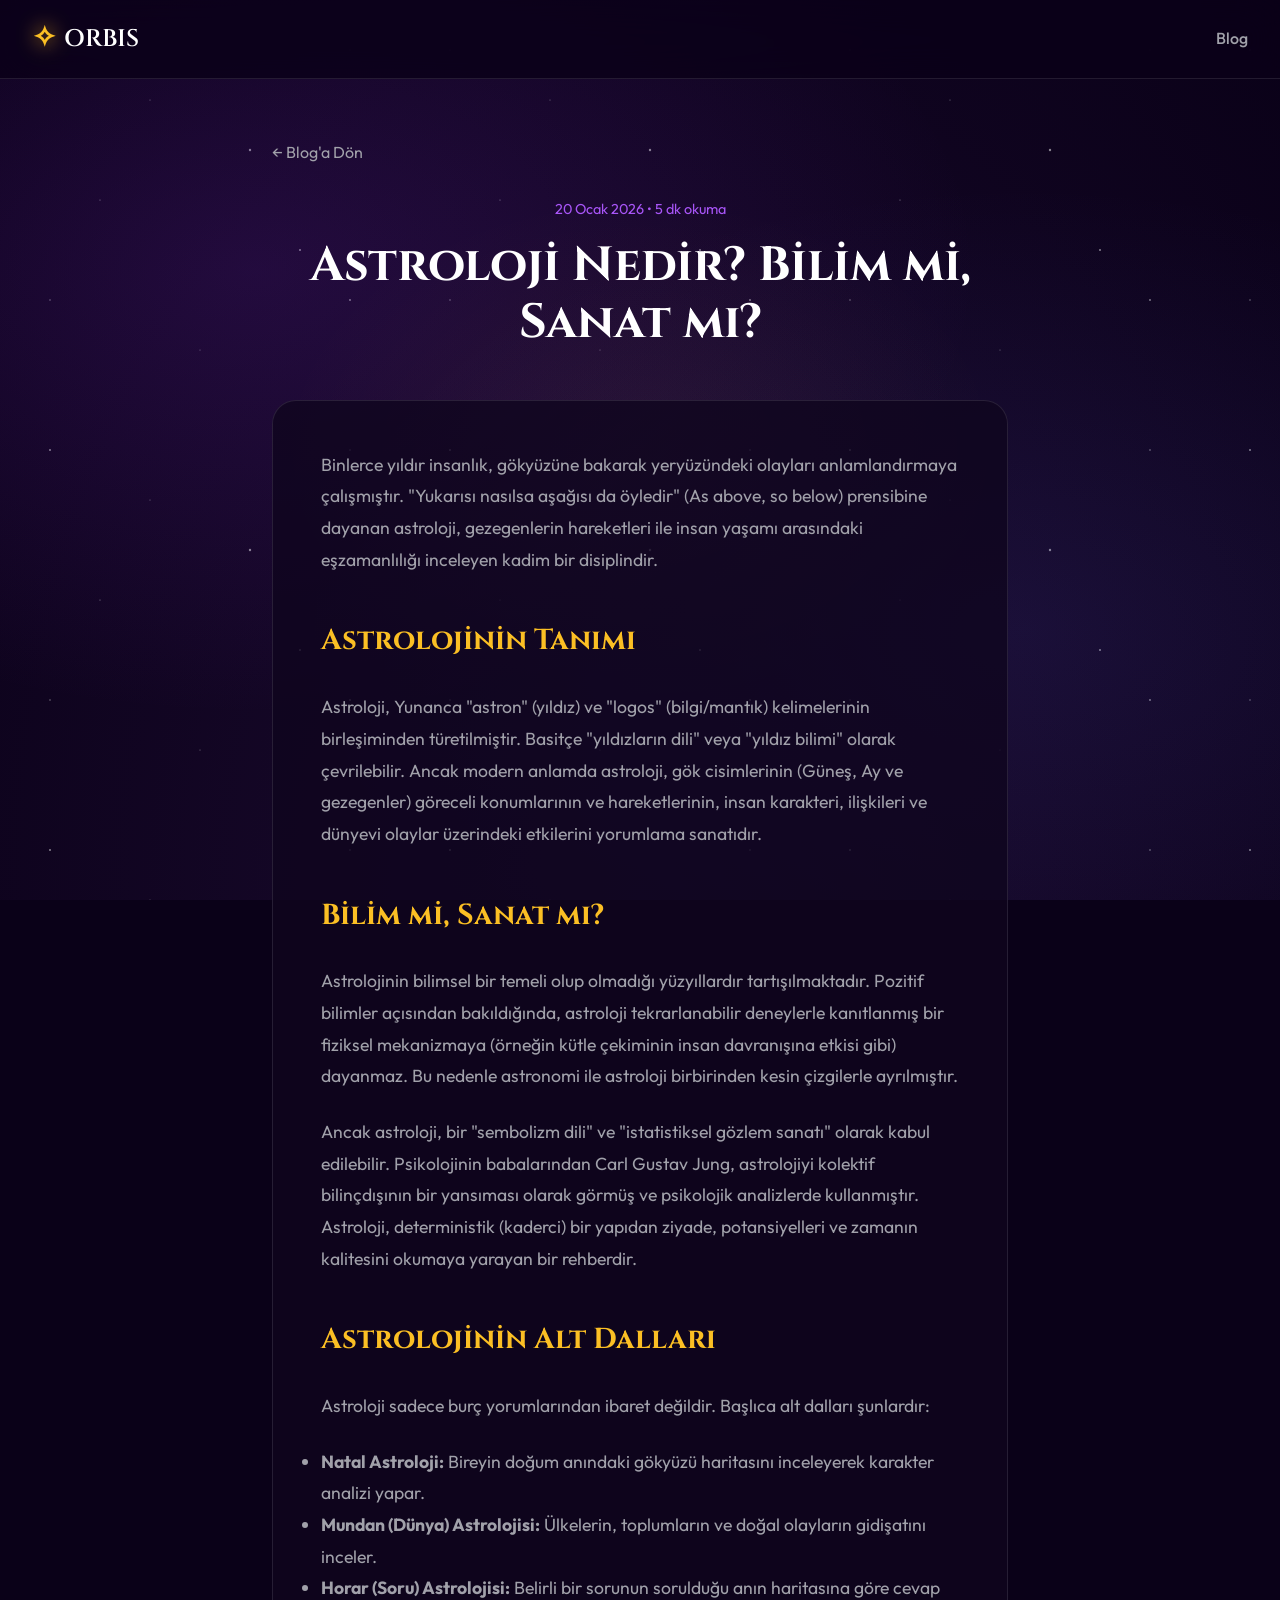
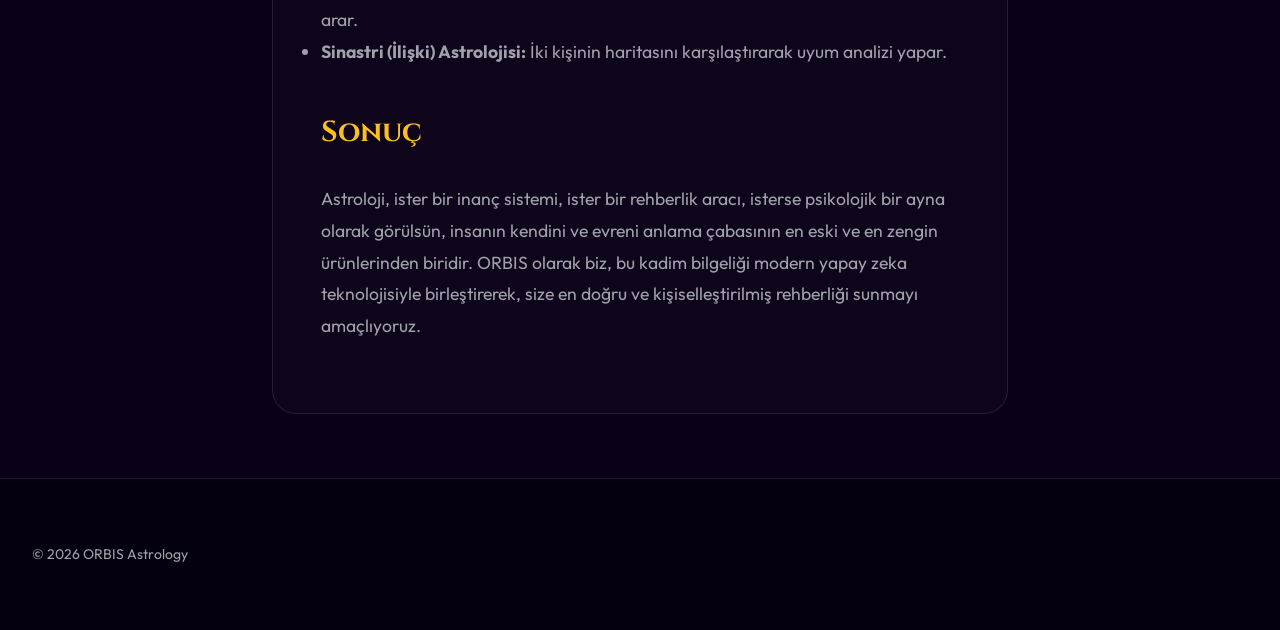
<file: blog/astroloji-nedir.html>
<!doctype html>
<html lang="tr">
  <head>
    <meta charset="UTF-8" />
    <meta name="viewport" content="width=device-width, initial-scale=1.0" />
    <meta
      name="description"
      content="Astroloji nedir? Astroloji bir bilim midir yoksa sanat mı? Astrolojinin tarihçesi ve temel kavramları hakkında detaylı bir inceleme."
    />
    <title>Astroloji Nedir? | ORBIS Blog</title>
    <link rel="icon" type="image/png" href="../images/favicon.png" />
    <link rel="preconnect" href="https://fonts.googleapis.com" />
    <link
      href="https://fonts.googleapis.com/css2?family=Cinzel:wght@400;500;600;700&family=Outfit:wght@300;400;500;600;700&display=swap"
      rel="stylesheet"
    />
    <link rel="stylesheet" href="../styles.css" />
    <style>
      .article-container {
        max-width: 800px;
        margin: 0 auto;
        padding: 140px 2rem 4rem;
      }
      .article-header {
        text-align: center;
        margin-bottom: 3rem;
      }
      .article-meta {
        color: var(--primary-light);
        font-size: 0.9rem;
        margin-bottom: 1rem;
      }
      .article-title {
        font-family: "Cinzel", serif;
        font-size: clamp(2rem, 5vw, 3rem);
        color: var(--text-primary);
        line-height: 1.2;
      }
      .article-content {
        background: var(--bg-card);
        border: 1px solid var(--glass-border);
        border-radius: 24px;
        padding: 3rem;
        color: var(--text-secondary);
        font-size: 1.1rem;
        line-height: 1.8;
      }
      .article-content h2 {
        font-family: "Cinzel", serif;
        color: var(--gold);
        font-size: 1.8rem;
        margin: 2.5rem 0 1.5rem;
      }
      .article-content p {
        margin-bottom: 1.5rem;
      }
      .back-link {
        display: inline-block;
        margin-bottom: 2rem;
        color: var(--text-secondary);
        text-decoration: none;
      }
      .back-link:hover {
        color: var(--primary-light);
      }
    </style>
  </head>
  <body>
    <div class="cosmic-bg">
      <div class="stars"></div>
      <div class="nebula"></div>
    </div>

    <nav class="navbar">
      <div class="nav-container">
        <a href="../index.html" class="nav-logo">
          <span class="logo-icon">✧</span>
          <span class="logo-text">ORBIS</span>
        </a>
        <div class="nav-links">
          <a href="index.html">Blog</a>
        </div>
      </div>
    </nav>

    <article class="article-container">
      <a href="index.html" class="back-link">← Blog'a Dön</a>

      <header class="article-header">
        <div class="article-meta">20 Ocak 2026 • 5 dk okuma</div>
        <h1 class="article-title">Astroloji Nedir? Bilim mi, Sanat mı?</h1>
      </header>

      <div class="article-content">
        <p>
          Binlerce yıldır insanlık, gökyüzüne bakarak yeryüzündeki olayları
          anlamlandırmaya çalışmıştır. "Yukarısı nasılsa aşağısı da öyledir" (As
          above, so below) prensibine dayanan astroloji, gezegenlerin
          hareketleri ile insan yaşamı arasındaki eşzamanlılığı inceleyen kadim
          bir disiplindir.
        </p>

        <h2>Astrolojinin Tanımı</h2>
        <p>
          Astroloji, Yunanca "astron" (yıldız) ve "logos" (bilgi/mantık)
          kelimelerinin birleşiminden türetilmiştir. Basitçe "yıldızların dili"
          veya "yıldız bilimi" olarak çevrilebilir. Ancak modern anlamda
          astroloji, gök cisimlerinin (Güneş, Ay ve gezegenler) göreceli
          konumlarının ve hareketlerinin, insan karakteri, ilişkileri ve dünyevi
          olaylar üzerindeki etkilerini yorumlama sanatıdır.
        </p>

        <h2>Bilim mi, Sanat mı?</h2>
        <p>
          Astrolojinin bilimsel bir temeli olup olmadığı yüzyıllardır
          tartışılmaktadır. Pozitif bilimler açısından bakıldığında, astroloji
          tekrarlanabilir deneylerle kanıtlanmış bir fiziksel mekanizmaya
          (örneğin kütle çekiminin insan davranışına etkisi gibi) dayanmaz. Bu
          nedenle astronomi ile astroloji birbirinden kesin çizgilerle
          ayrılmıştır.
        </p>
        <p>
          Ancak astroloji, bir "sembolizm dili" ve "istatistiksel gözlem sanatı"
          olarak kabul edilebilir. Psikolojinin babalarından Carl Gustav Jung,
          astrolojiyi kolektif bilinçdışının bir yansıması olarak görmüş ve
          psikolojik analizlerde kullanmıştır. Astroloji, deterministik
          (kaderci) bir yapıdan ziyade, potansiyelleri ve zamanın kalitesini
          okumaya yarayan bir rehberdir.
        </p>

        <h2>Astrolojinin Alt Dalları</h2>
        <p>
          Astroloji sadece burç yorumlarından ibaret değildir. Başlıca alt
          dalları şunlardır:
        </p>
        <ul>
          <li>
            <strong>Natal Astroloji:</strong> Bireyin doğum anındaki gökyüzü
            haritasını inceleyerek karakter analizi yapar.
          </li>
          <li>
            <strong>Mundan (Dünya) Astrolojisi:</strong> Ülkelerin, toplumların
            ve doğal olayların gidişatını inceler.
          </li>
          <li>
            <strong>Horar (Soru) Astrolojisi:</strong> Belirli bir sorunun
            sorulduğu anın haritasına göre cevap arar.
          </li>
          <li>
            <strong>Sinastri (İlişki) Astrolojisi:</strong> İki kişinin
            haritasını karşılaştırarak uyum analizi yapar.
          </li>
        </ul>

        <h2>Sonuç</h2>
        <p>
          Astroloji, ister bir inanç sistemi, ister bir rehberlik aracı, isterse
          psikolojik bir ayna olarak görülsün, insanın kendini ve evreni anlama
          çabasının en eski ve en zengin ürünlerinden biridir. ORBIS olarak biz,
          bu kadim bilgeliği modern yapay zeka teknolojisiyle birleştirerek,
          size en doğru ve kişiselleştirilmiş rehberliği sunmayı amaçlıyoruz.
        </p>
      </div>
    </article>

    <footer class="footer">
      <div class="footer-container">
        <div class="footer-brand">
          <p>© 2026 ORBIS Astrology</p>
        </div>
      </div>
    </footer>
  </body>
</html>
</file>
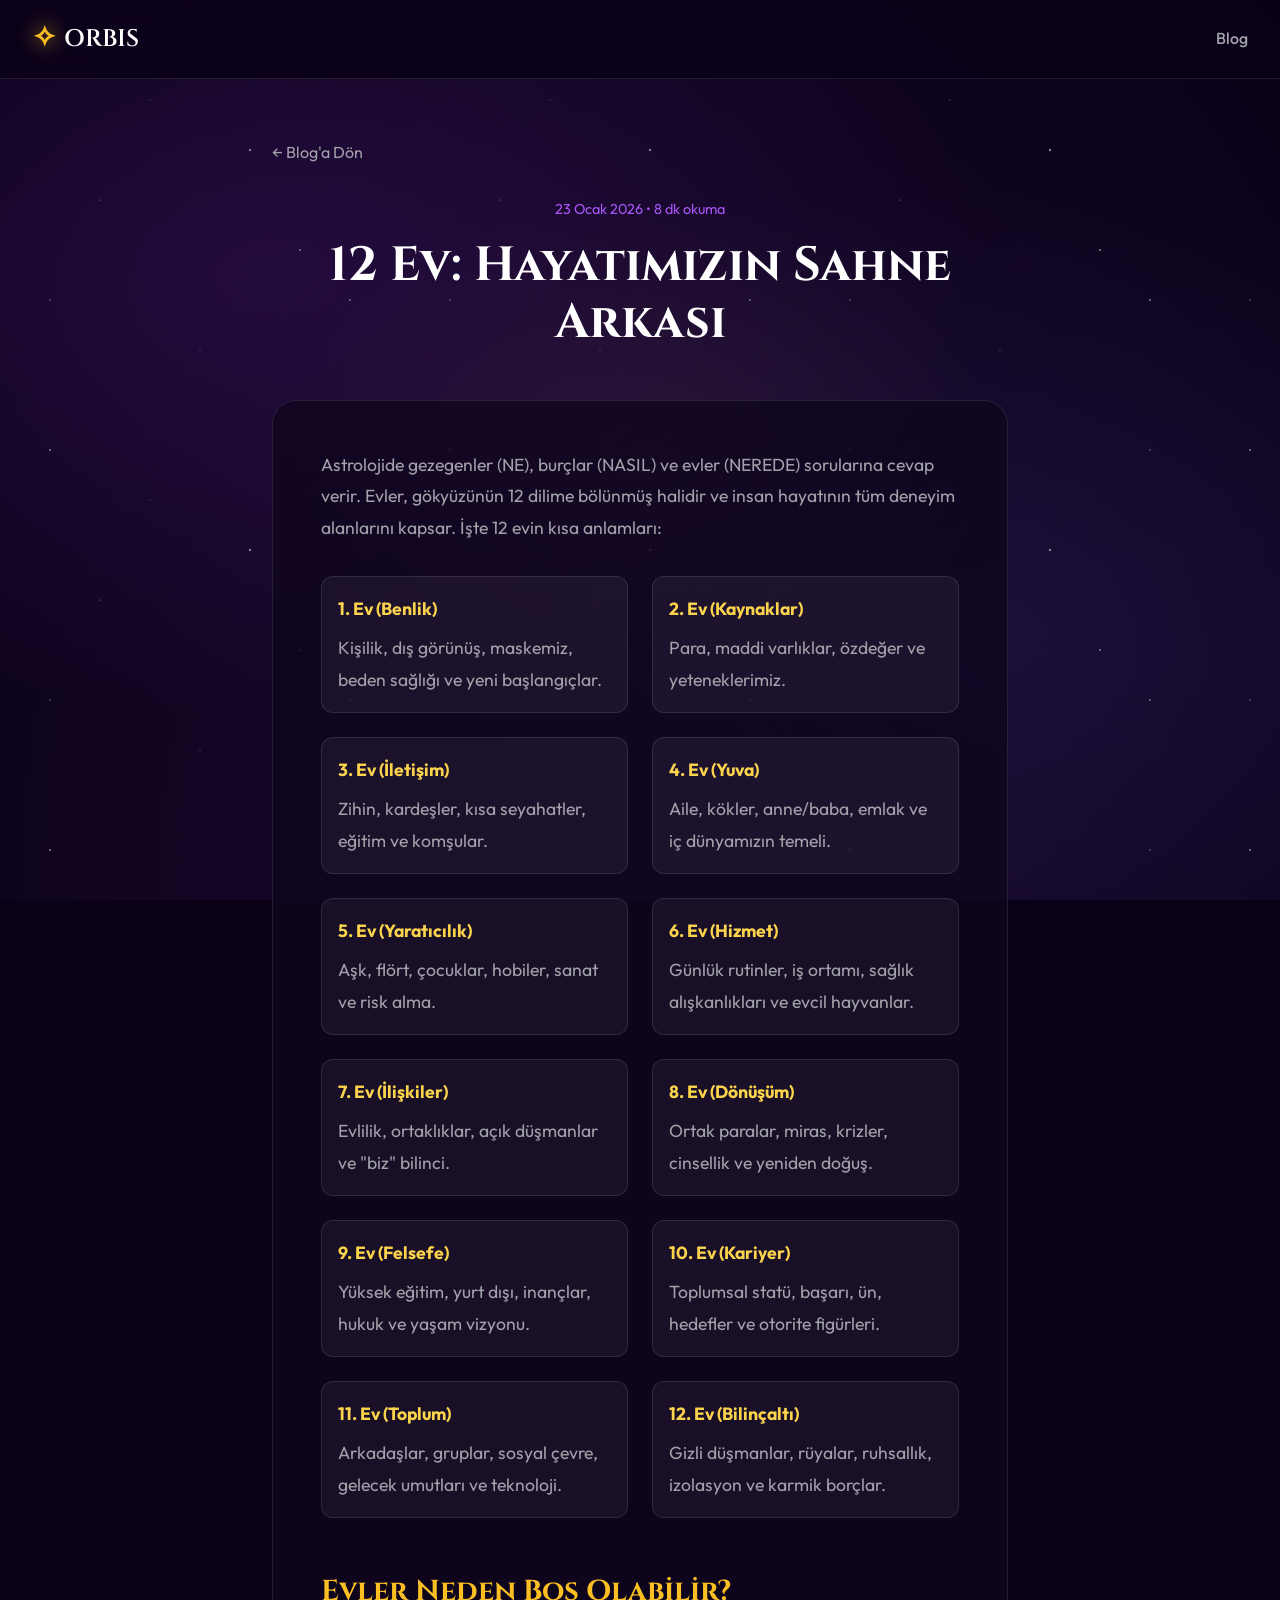
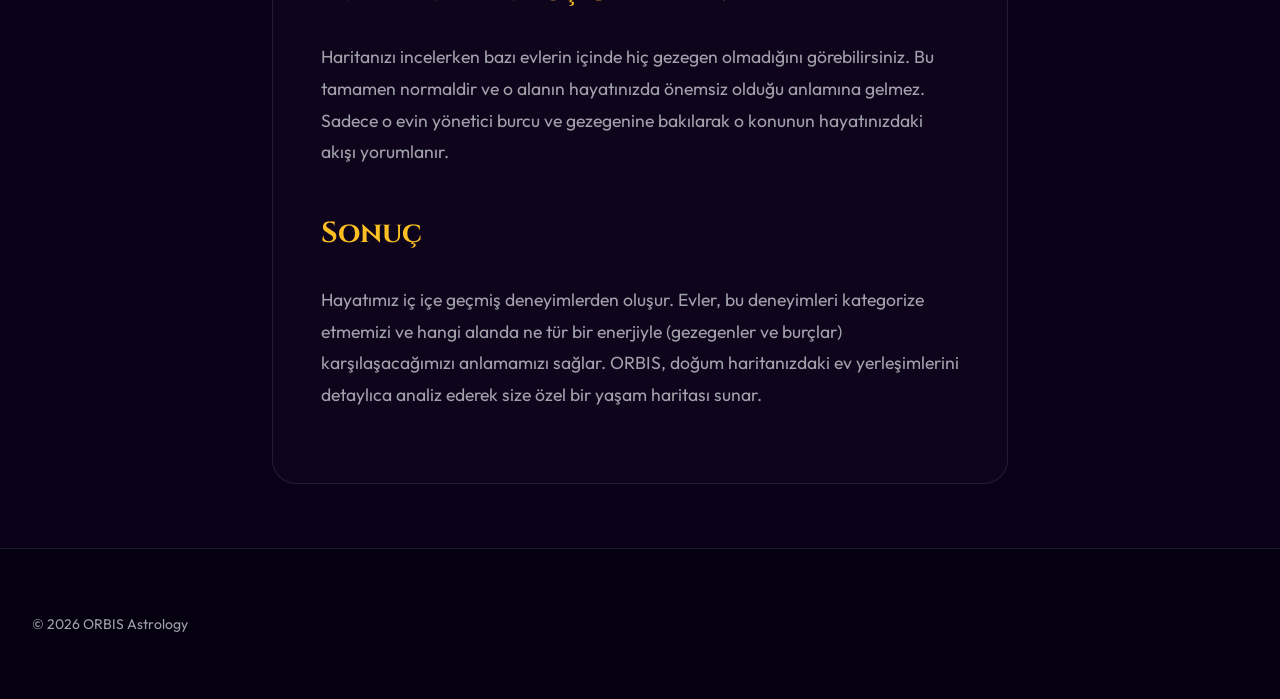
<file: blog/astrolojik-evler.html>
<!doctype html>
<html lang="tr">
  <head>
    <!-- Google tag (gtag.js) -->
    <script
      async
      src="https://www.googletagmanager.com/gtag/js?id=G-W61PWFWFMS"
    ></script>
    <script>
      window.dataLayer = window.dataLayer || [];
      function gtag() {
        dataLayer.push(arguments);
      }
      gtag("js", new Date());

      gtag("config", "G-W61PWFWFMS");
    </script>
    <meta charset="UTF-8" />
    <meta name="viewport" content="width=device-width, initial-scale=1.0" />
    <meta
      name="description"
      content="Astrolojik evler ne anlama gelir? 1. evden 12. eve kadar hayatımızın alanları. Kariyer, aşk, para ve sağlık hangi evde?"
    />
    <title>Astrolojik Evler ve Anlamları | ORBIS Blog</title>
    <link rel="icon" type="image/png" href="../images/favicon.png" />
    <link rel="preconnect" href="https://fonts.googleapis.com" />
    <link
      href="https://fonts.googleapis.com/css2?family=Cinzel:wght@400;500;600;700&family=Outfit:wght@300;400;500;600;700&display=swap"
      rel="stylesheet"
    />
    <link rel="stylesheet" href="../styles.css" />
    <style>
      .article-container {
        max-width: 800px;
        margin: 0 auto;
        padding: 140px 2rem 4rem;
      }
      .article-header {
        text-align: center;
        margin-bottom: 3rem;
      }
      .article-meta {
        color: var(--primary-light);
        font-size: 0.9rem;
        margin-bottom: 1rem;
      }
      .article-title {
        font-family: "Cinzel", serif;
        font-size: clamp(2rem, 5vw, 3rem);
        color: var(--text-primary);
        line-height: 1.2;
      }
      .article-content {
        background: var(--bg-card);
        border: 1px solid var(--glass-border);
        border-radius: 24px;
        padding: 3rem;
        color: var(--text-secondary);
        font-size: 1.1rem;
        line-height: 1.8;
      }
      .article-content h2 {
        font-family: "Cinzel", serif;
        color: var(--gold);
        font-size: 1.8rem;
        margin: 2.5rem 0 1.5rem;
      }
      .article-content p {
        margin-bottom: 1.5rem;
      }
      .back-link {
        display: inline-block;
        margin-bottom: 2rem;
        color: var(--text-secondary);
        text-decoration: none;
      }
      .back-link:hover {
        color: var(--primary-light);
      }
      .house-list {
        display: grid;
        grid-template-columns: repeat(auto-fit, minmax(200px, 1fr));
        gap: 1.5rem;
        margin-top: 2rem;
      }
      .house-item {
        background: rgba(255, 255, 255, 0.05);
        padding: 1rem;
        border-radius: 12px;
        border: 1px solid var(--glass-border);
      }
      .house-item strong {
        color: var(--gold-light);
        display: block;
        margin-bottom: 0.5rem;
      }
    </style>
  </head>
  <body>
    <div class="cosmic-bg">
      <div class="stars"></div>
      <div class="nebula"></div>
    </div>

    <nav class="navbar">
      <div class="nav-container">
        <a href="../index.html" class="nav-logo">
          <span class="logo-icon">✧</span>
          <span class="logo-text">ORBIS</span>
        </a>
        <div class="nav-links">
          <a href="index.html">Blog</a>
        </div>
      </div>
    </nav>

    <article class="article-container">
      <a href="index.html" class="back-link">← Blog'a Dön</a>

      <header class="article-header">
        <div class="article-meta">23 Ocak 2026 • 8 dk okuma</div>
        <h1 class="article-title">12 Ev: Hayatımızın Sahne Arkası</h1>
      </header>

      <div class="article-content">
        <p>
          Astrolojide gezegenler (NE), burçlar (NASIL) ve evler (NEREDE)
          sorularına cevap verir. Evler, gökyüzünün 12 dilime bölünmüş halidir
          ve insan hayatının tüm deneyim alanlarını kapsar. İşte 12 evin kısa
          anlamları:
        </p>

        <div class="house-list">
          <div class="house-item">
            <strong>1. Ev (Benlik)</strong>
            Kişilik, dış görünüş, maskemiz, beden sağlığı ve yeni başlangıçlar.
          </div>
          <div class="house-item">
            <strong>2. Ev (Kaynaklar)</strong>
            Para, maddi varlıklar, özdeğer ve yeteneklerimiz.
          </div>
          <div class="house-item">
            <strong>3. Ev (İletişim)</strong>
            Zihin, kardeşler, kısa seyahatler, eğitim ve komşular.
          </div>
          <div class="house-item">
            <strong>4. Ev (Yuva)</strong>
            Aile, kökler, anne/baba, emlak ve iç dünyamızın temeli.
          </div>
          <div class="house-item">
            <strong>5. Ev (Yaratıcılık)</strong>
            Aşk, flört, çocuklar, hobiler, sanat ve risk alma.
          </div>
          <div class="house-item">
            <strong>6. Ev (Hizmet)</strong>
            Günlük rutinler, iş ortamı, sağlık alışkanlıkları ve evcil
            hayvanlar.
          </div>
          <div class="house-item">
            <strong>7. Ev (İlişkiler)</strong>
            Evlilik, ortaklıklar, açık düşmanlar ve "biz" bilinci.
          </div>
          <div class="house-item">
            <strong>8. Ev (Dönüşüm)</strong>
            Ortak paralar, miras, krizler, cinsellik ve yeniden doğuş.
          </div>
          <div class="house-item">
            <strong>9. Ev (Felsefe)</strong>
            Yüksek eğitim, yurt dışı, inançlar, hukuk ve yaşam vizyonu.
          </div>
          <div class="house-item">
            <strong>10. Ev (Kariyer)</strong>
            Toplumsal statü, başarı, ün, hedefler ve otorite figürleri.
          </div>
          <div class="house-item">
            <strong>11. Ev (Toplum)</strong>
            Arkadaşlar, gruplar, sosyal çevre, gelecek umutları ve teknoloji.
          </div>
          <div class="house-item">
            <strong>12. Ev (Bilinçaltı)</strong>
            Gizli düşmanlar, rüyalar, ruhsallık, izolasyon ve karmik borçlar.
          </div>
        </div>

        <h2 style="margin-top: 3rem">Evler Neden Boş Olabilir?</h2>
        <p>
          Haritanızı incelerken bazı evlerin içinde hiç gezegen olmadığını
          görebilirsiniz. Bu tamamen normaldir ve o alanın hayatınızda önemsiz
          olduğu anlamına gelmez. Sadece o evin yönetici burcu ve gezegenine
          bakılarak o konunun hayatınızdaki akışı yorumlanır.
        </p>

        <h2>Sonuç</h2>
        <p>
          Hayatımız iç içe geçmiş deneyimlerden oluşur. Evler, bu deneyimleri
          kategorize etmemizi ve hangi alanda ne tür bir enerjiyle (gezegenler
          ve burçlar) karşılaşacağımızı anlamamızı sağlar. ORBIS, doğum
          haritanızdaki ev yerleşimlerini detaylıca analiz ederek size özel bir
          yaşam haritası sunar.
        </p>
      </div>
    </article>

    <footer class="footer">
      <div class="footer-container">
        <div class="footer-brand">
          <p>© 2026 ORBIS Astrology</p>
        </div>
      </div>
    </footer>
  </body>
</html>
</file>
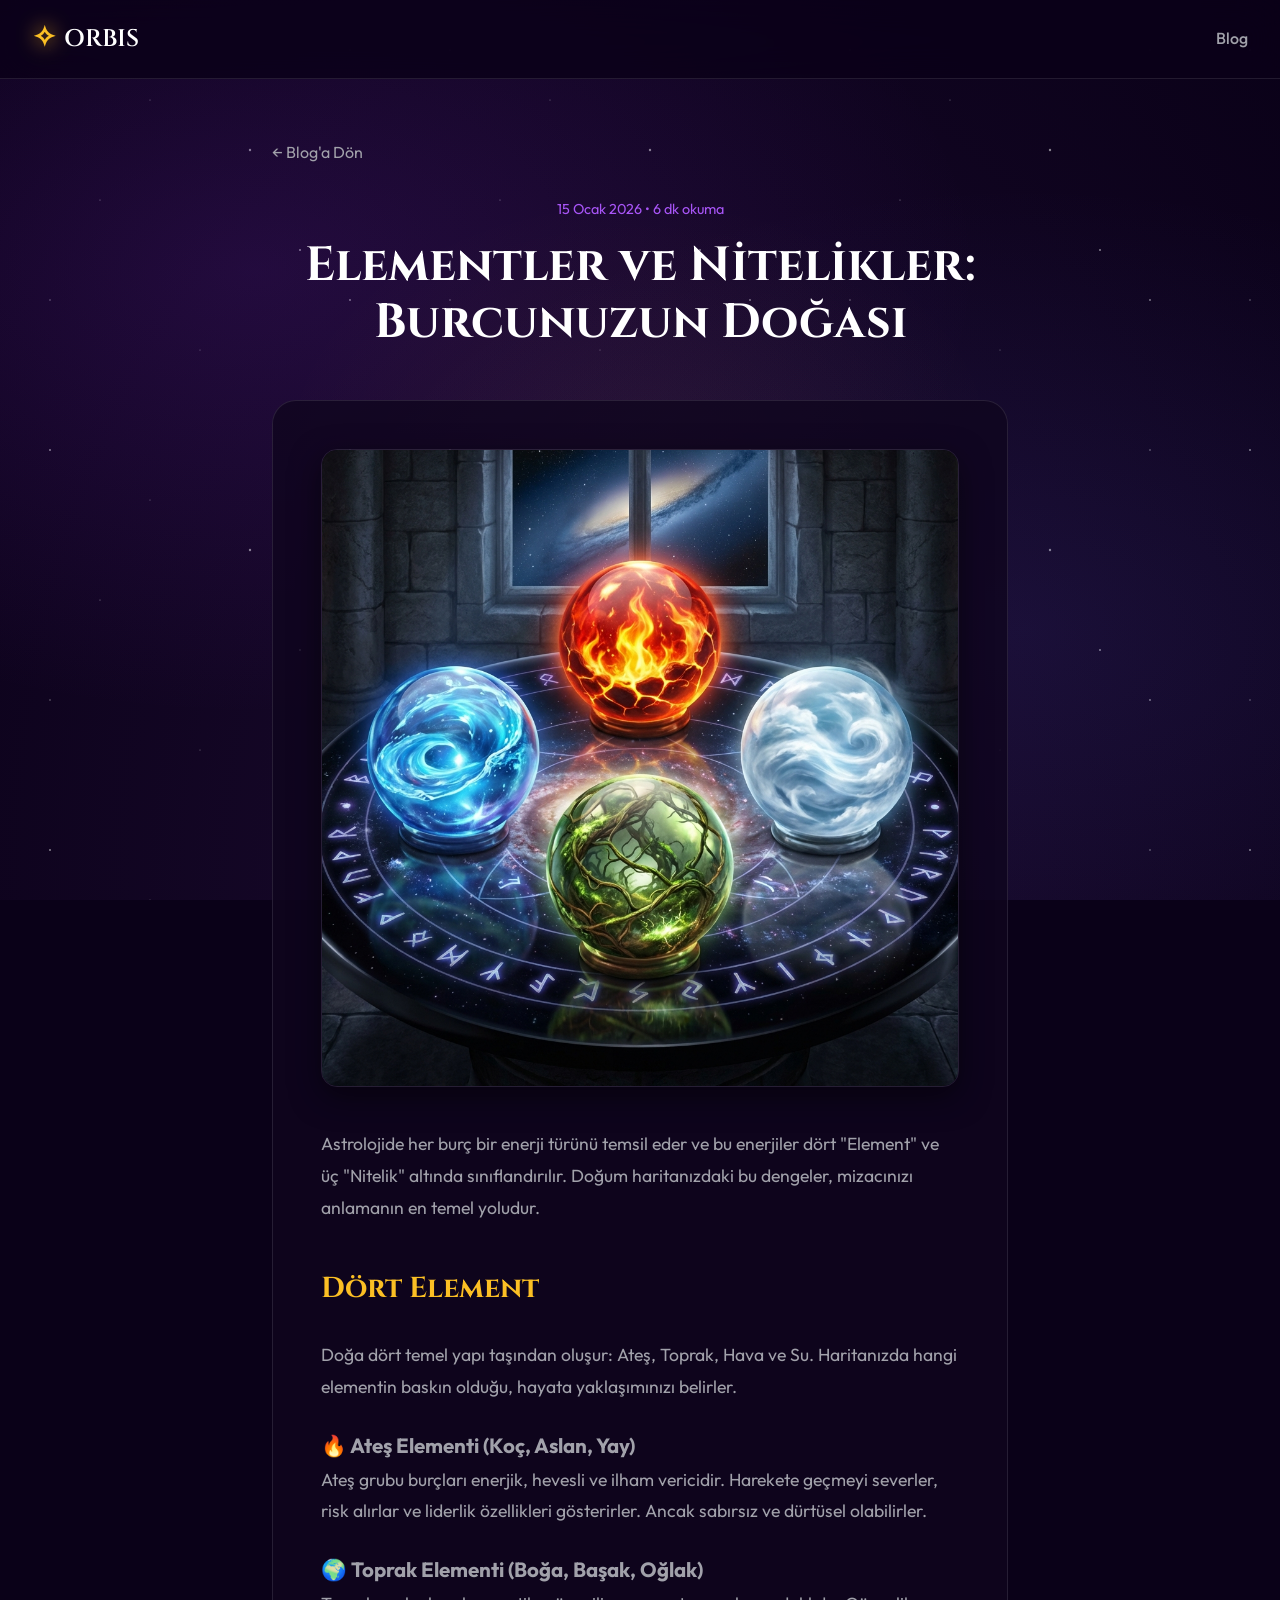
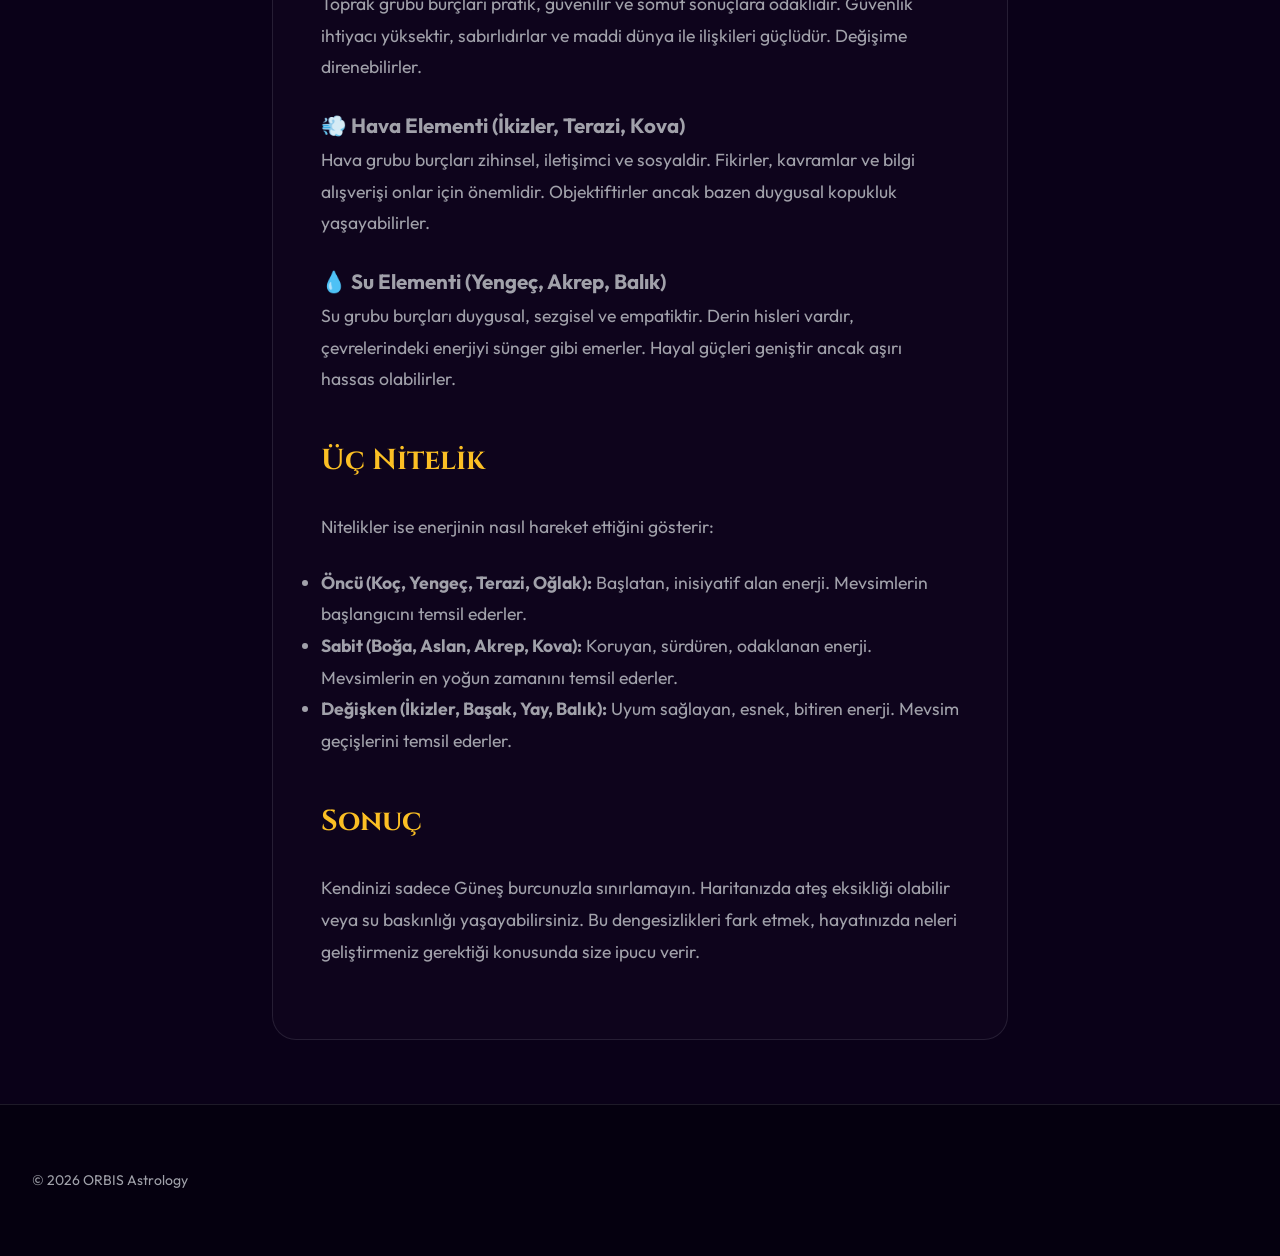
<file: blog/burclar-ve-elementler.html>
<!doctype html>
<html lang="tr">
  <head>
    <meta charset="UTF-8" />
    <meta name="viewport" content="width=device-width, initial-scale=1.0" />
    <meta
      name="description"
      content="Astrolojide elementler (Ateş, Toprak, Hava, Su) ve nitelikler (Öncü, Sabit, Değişken). Burcunuzun doğasını ve element dengenizi keşfedin."
    />
    <title>Elementler ve Nitelikler | ORBIS Blog</title>
    <link rel="icon" type="image/png" href="../images/favicon.png" />
    <link rel="preconnect" href="https://fonts.googleapis.com" />
    <link
      href="https://fonts.googleapis.com/css2?family=Cinzel:wght@400;500;600;700&family=Outfit:wght@300;400;500;600;700&display=swap"
      rel="stylesheet"
    />
    <link rel="stylesheet" href="../styles.css" />
    <style>
      .article-container {
        max-width: 800px;
        margin: 0 auto;
        padding: 140px 2rem 4rem;
      }
      .article-header {
        text-align: center;
        margin-bottom: 3rem;
      }
      .article-meta {
        color: var(--primary-light);
        font-size: 0.9rem;
        margin-bottom: 1rem;
      }
      .article-title {
        font-family: "Cinzel", serif;
        font-size: clamp(2rem, 5vw, 3rem);
        color: var(--text-primary);
        line-height: 1.2;
      }
      .article-content {
        background: var(--bg-card);
        border: 1px solid var(--glass-border);
        border-radius: 24px;
        padding: 3rem;
        color: var(--text-secondary);
        font-size: 1.1rem;
        line-height: 1.8;
      }
      .article-content h2 {
        font-family: "Cinzel", serif;
        color: var(--gold);
        font-size: 1.8rem;
        margin: 2.5rem 0 1.5rem;
      }
      .article-content p {
        margin-bottom: 1.5rem;
      }
      .back-link {
        display: inline-block;
        margin-bottom: 2rem;
        color: var(--text-secondary);
        text-decoration: none;
      }
      .back-link:hover {
        color: var(--primary-light);
      }
      .article-image {
        width: 100%;
        height: auto;
        border-radius: 16px;
        margin-bottom: 2rem;
        box-shadow: 0 10px 30px rgba(0, 0, 0, 0.5);
        border: 1px solid var(--glass-border);
      }
    </style>
  </head>
  <body>
    <div class="cosmic-bg">
      <div class="stars"></div>
      <div class="nebula"></div>
    </div>

    <nav class="navbar">
      <div class="nav-container">
        <a href="../index.html" class="nav-logo">
          <span class="logo-icon">✧</span>
          <span class="logo-text">ORBIS</span>
        </a>
        <div class="nav-links">
          <a href="index.html">Blog</a>
        </div>
      </div>
    </nav>

    <article class="article-container">
      <a href="index.html" class="back-link">← Blog'a Dön</a>

      <header class="article-header">
        <div class="article-meta">15 Ocak 2026 • 6 dk okuma</div>
        <h1 class="article-title">
          Elementler ve Nitelikler: Burcunuzun Doğası
        </h1>
      </header>

      <div class="article-content">
        <img
          src="../images/blog/elements.png"
          alt="Dört Element: Ateş, Su, Toprak, Hava"
          class="article-image"
        />
        <p>
          Astrolojide her burç bir enerji türünü temsil eder ve bu enerjiler
          dört "Element" ve üç "Nitelik" altında sınıflandırılır. Doğum
          haritanızdaki bu dengeler, mizacınızı anlamanın en temel yoludur.
        </p>

        <h2>Dört Element</h2>
        <p>
          Doğa dört temel yapı taşından oluşur: Ateş, Toprak, Hava ve Su.
          Haritanızda hangi elementin baskın olduğu, hayata yaklaşımınızı
          belirler.
        </p>

        <h3>🔥 Ateş Elementi (Koç, Aslan, Yay)</h3>
        <p>
          Ateş grubu burçları enerjik, hevesli ve ilham vericidir. Harekete
          geçmeyi severler, risk alırlar ve liderlik özellikleri gösterirler.
          Ancak sabırsız ve dürtüsel olabilirler.
        </p>

        <h3>🌍 Toprak Elementi (Boğa, Başak, Oğlak)</h3>
        <p>
          Toprak grubu burçları pratik, güvenilir ve somut sonuçlara odaklıdır.
          Güvenlik ihtiyacı yüksektir, sabırlıdırlar ve maddi dünya ile
          ilişkileri güçlüdür. Değişime direnebilirler.
        </p>

        <h3>💨 Hava Elementi (İkizler, Terazi, Kova)</h3>
        <p>
          Hava grubu burçları zihinsel, iletişimci ve sosyaldir. Fikirler,
          kavramlar ve bilgi alışverişi onlar için önemlidir. Objektiftirler
          ancak bazen duygusal kopukluk yaşayabilirler.
        </p>

        <h3>💧 Su Elementi (Yengeç, Akrep, Balık)</h3>
        <p>
          Su grubu burçları duygusal, sezgisel ve empatiktir. Derin hisleri
          vardır, çevrelerindeki enerjiyi sünger gibi emerler. Hayal güçleri
          geniştir ancak aşırı hassas olabilirler.
        </p>

        <h2>Üç Nitelik</h2>
        <p>Nitelikler ise enerjinin nasıl hareket ettiğini gösterir:</p>
        <ul>
          <li>
            <strong>Öncü (Koç, Yengeç, Terazi, Oğlak):</strong> Başlatan,
            inisiyatif alan enerji. Mevsimlerin başlangıcını temsil ederler.
          </li>
          <li>
            <strong>Sabit (Boğa, Aslan, Akrep, Kova):</strong> Koruyan,
            sürdüren, odaklanan enerji. Mevsimlerin en yoğun zamanını temsil
            ederler.
          </li>
          <li>
            <strong>Değişken (İkizler, Başak, Yay, Balık):</strong> Uyum
            sağlayan, esnek, bitiren enerji. Mevsim geçişlerini temsil ederler.
          </li>
        </ul>

        <h2>Sonuç</h2>
        <p>
          Kendinizi sadece Güneş burcunuzla sınırlamayın. Haritanızda ateş
          eksikliği olabilir veya su baskınlığı yaşayabilirsiniz. Bu
          dengesizlikleri fark etmek, hayatınızda neleri geliştirmeniz gerektiği
          konusunda size ipucu verir.
        </p>
      </div>
    </article>

    <footer class="footer">
      <div class="footer-container">
        <div class="footer-brand">
          <p>© 2026 ORBIS Astrology</p>
        </div>
      </div>
    </footer>
  </body>
</html>
</file>
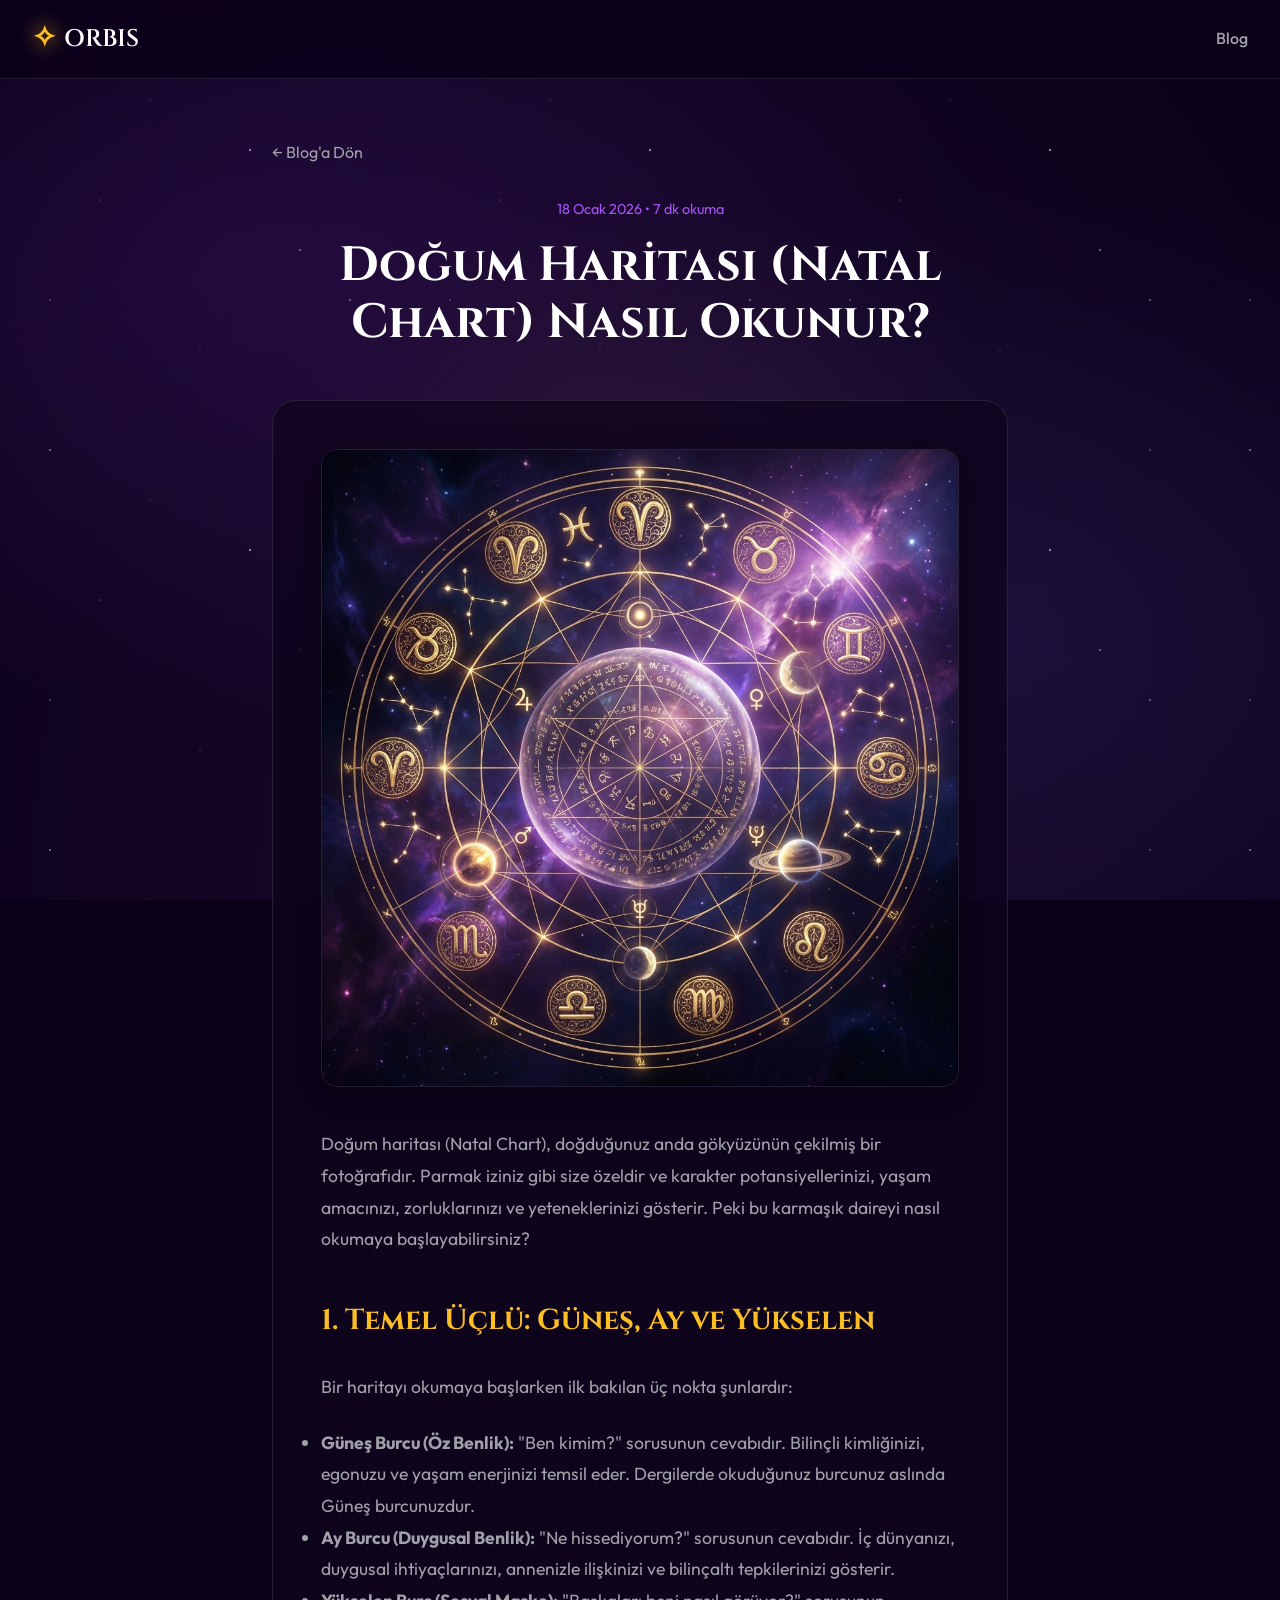
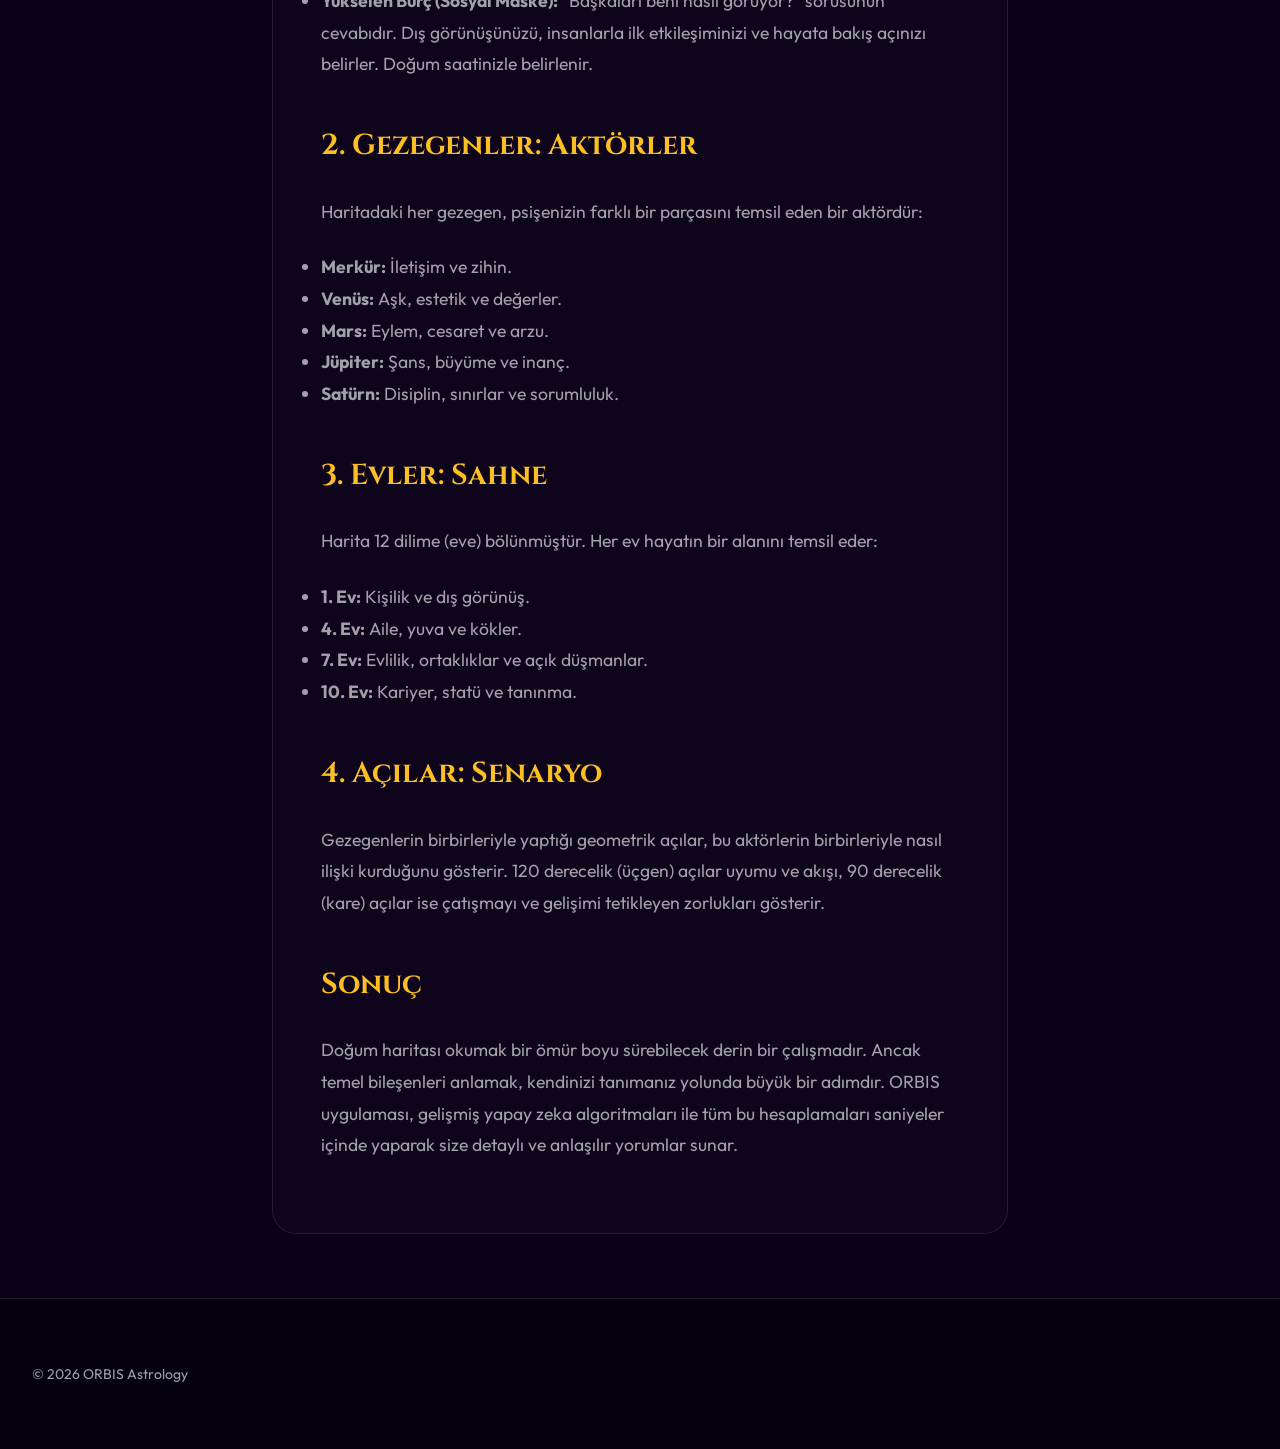
<file: blog/dogum-haritasi-nasil-okunur.html>
<!doctype html>
<html lang="tr">
  <head>
    <meta charset="UTF-8" />
    <meta name="viewport" content="width=device-width, initial-scale=1.0" />
    <meta
      name="description"
      content="Doğum haritası (Natal Chart) nasıl okunur? Yükselen burç, gezegenler ve evlerin anlamları. Kendi doğum haritanızı yorumlamaya başlamak için rehber."
    />
    <title>Doğum Haritası Okuma Rehberi | ORBIS Blog</title>
    <link rel="icon" type="image/png" href="../images/favicon.png" />
    <link rel="preconnect" href="https://fonts.googleapis.com" />
    <link
      href="https://fonts.googleapis.com/css2?family=Cinzel:wght@400;500;600;700&family=Outfit:wght@300;400;500;600;700&display=swap"
      rel="stylesheet"
    />
    <link rel="stylesheet" href="../styles.css" />
    <style>
      .article-container {
        max-width: 800px;
        margin: 0 auto;
        padding: 140px 2rem 4rem;
      }
      .article-header {
        text-align: center;
        margin-bottom: 3rem;
      }
      .article-meta {
        color: var(--primary-light);
        font-size: 0.9rem;
        margin-bottom: 1rem;
      }
      .article-title {
        font-family: "Cinzel", serif;
        font-size: clamp(2rem, 5vw, 3rem);
        color: var(--text-primary);
        line-height: 1.2;
      }
      .article-content {
        background: var(--bg-card);
        border: 1px solid var(--glass-border);
        border-radius: 24px;
        padding: 3rem;
        color: var(--text-secondary);
        font-size: 1.1rem;
        line-height: 1.8;
      }
      .article-content h2 {
        font-family: "Cinzel", serif;
        color: var(--gold);
        font-size: 1.8rem;
        margin: 2.5rem 0 1.5rem;
      }
      .article-content p {
        margin-bottom: 1.5rem;
      }
      .back-link {
        display: inline-block;
        margin-bottom: 2rem;
        color: var(--text-secondary);
        text-decoration: none;
      }
      .back-link:hover {
        color: var(--primary-light);
      }
      .article-image {
        width: 100%;
        height: auto;
        border-radius: 16px;
        margin-bottom: 2rem;
        box-shadow: 0 10px 30px rgba(0, 0, 0, 0.5);
        border: 1px solid var(--glass-border);
      }
    </style>
  </head>
  <body>
    <div class="cosmic-bg">
      <div class="stars"></div>
      <div class="nebula"></div>
    </div>

    <nav class="navbar">
      <div class="nav-container">
        <a href="../index.html" class="nav-logo">
          <span class="logo-icon">✧</span>
          <span class="logo-text">ORBIS</span>
        </a>
        <div class="nav-links">
          <a href="index.html">Blog</a>
        </div>
      </div>
    </nav>

    <article class="article-container">
      <a href="index.html" class="back-link">← Blog'a Dön</a>

      <header class="article-header">
        <div class="article-meta">18 Ocak 2026 • 7 dk okuma</div>
        <h1 class="article-title">
          Doğum Haritası (Natal Chart) Nasıl Okunur?
        </h1>
      </header>

      <div class="article-content">
        <img
          src="../images/blog/natal-chart.png"
          alt="Doğum Haritası Görseli"
          class="article-image"
        />
        <p>
          Doğum haritası (Natal Chart), doğduğunuz anda gökyüzünün çekilmiş bir
          fotoğrafıdır. Parmak iziniz gibi size özeldir ve karakter
          potansiyellerinizi, yaşam amacınızı, zorluklarınızı ve yeteneklerinizi
          gösterir. Peki bu karmaşık daireyi nasıl okumaya başlayabilirsiniz?
        </p>

        <h2>1. Temel Üçlü: Güneş, Ay ve Yükselen</h2>
        <p>Bir haritayı okumaya başlarken ilk bakılan üç nokta şunlardır:</p>
        <ul>
          <li>
            <strong>Güneş Burcu (Öz Benlik):</strong> "Ben kimim?" sorusunun
            cevabıdır. Bilinçli kimliğinizi, egonuzu ve yaşam enerjinizi temsil
            eder. Dergilerde okuduğunuz burcunuz aslında Güneş burcunuzdur.
          </li>
          <li>
            <strong>Ay Burcu (Duygusal Benlik):</strong> "Ne hissediyorum?"
            sorusunun cevabıdır. İç dünyanızı, duygusal ihtiyaçlarınızı,
            annenizle ilişkinizi ve bilinçaltı tepkilerinizi gösterir.
          </li>
          <li>
            <strong>Yükselen Burç (Sosyal Maske):</strong> "Başkaları beni nasıl
            görüyor?" sorusunun cevabıdır. Dış görünüşünüzü, insanlarla ilk
            etkileşiminizi ve hayata bakış açınızı belirler. Doğum saatinizle
            belirlenir.
          </li>
        </ul>

        <h2>2. Gezegenler: Aktörler</h2>
        <p>
          Haritadaki her gezegen, psişenizin farklı bir parçasını temsil eden
          bir aktördür:
        </p>
        <ul>
          <li><strong>Merkür:</strong> İletişim ve zihin.</li>
          <li><strong>Venüs:</strong> Aşk, estetik ve değerler.</li>
          <li><strong>Mars:</strong> Eylem, cesaret ve arzu.</li>
          <li><strong>Jüpiter:</strong> Şans, büyüme ve inanç.</li>
          <li><strong>Satürn:</strong> Disiplin, sınırlar ve sorumluluk.</li>
        </ul>

        <h2>3. Evler: Sahne</h2>
        <p>
          Harita 12 dilime (eve) bölünmüştür. Her ev hayatın bir alanını temsil
          eder:
        </p>
        <ul>
          <li><strong>1. Ev:</strong> Kişilik ve dış görünüş.</li>
          <li><strong>4. Ev:</strong> Aile, yuva ve kökler.</li>
          <li>
            <strong>7. Ev:</strong> Evlilik, ortaklıklar ve açık düşmanlar.
          </li>
          <li><strong>10. Ev:</strong> Kariyer, statü ve tanınma.</li>
        </ul>

        <h2>4. Açılar: Senaryo</h2>
        <p>
          Gezegenlerin birbirleriyle yaptığı geometrik açılar, bu aktörlerin
          birbirleriyle nasıl ilişki kurduğunu gösterir. 120 derecelik (üçgen)
          açılar uyumu ve akışı, 90 derecelik (kare) açılar ise çatışmayı ve
          gelişimi tetikleyen zorlukları gösterir.
        </p>

        <h2>Sonuç</h2>
        <p>
          Doğum haritası okumak bir ömür boyu sürebilecek derin bir çalışmadır.
          Ancak temel bileşenleri anlamak, kendinizi tanımanız yolunda büyük bir
          adımdır. ORBIS uygulaması, gelişmiş yapay zeka algoritmaları ile tüm
          bu hesaplamaları saniyeler içinde yaparak size detaylı ve anlaşılır
          yorumlar sunar.
        </p>
      </div>
    </article>

    <footer class="footer">
      <div class="footer-container">
        <div class="footer-brand">
          <p>© 2026 ORBIS Astrology</p>
        </div>
      </div>
    </footer>
  </body>
</html>
</file>
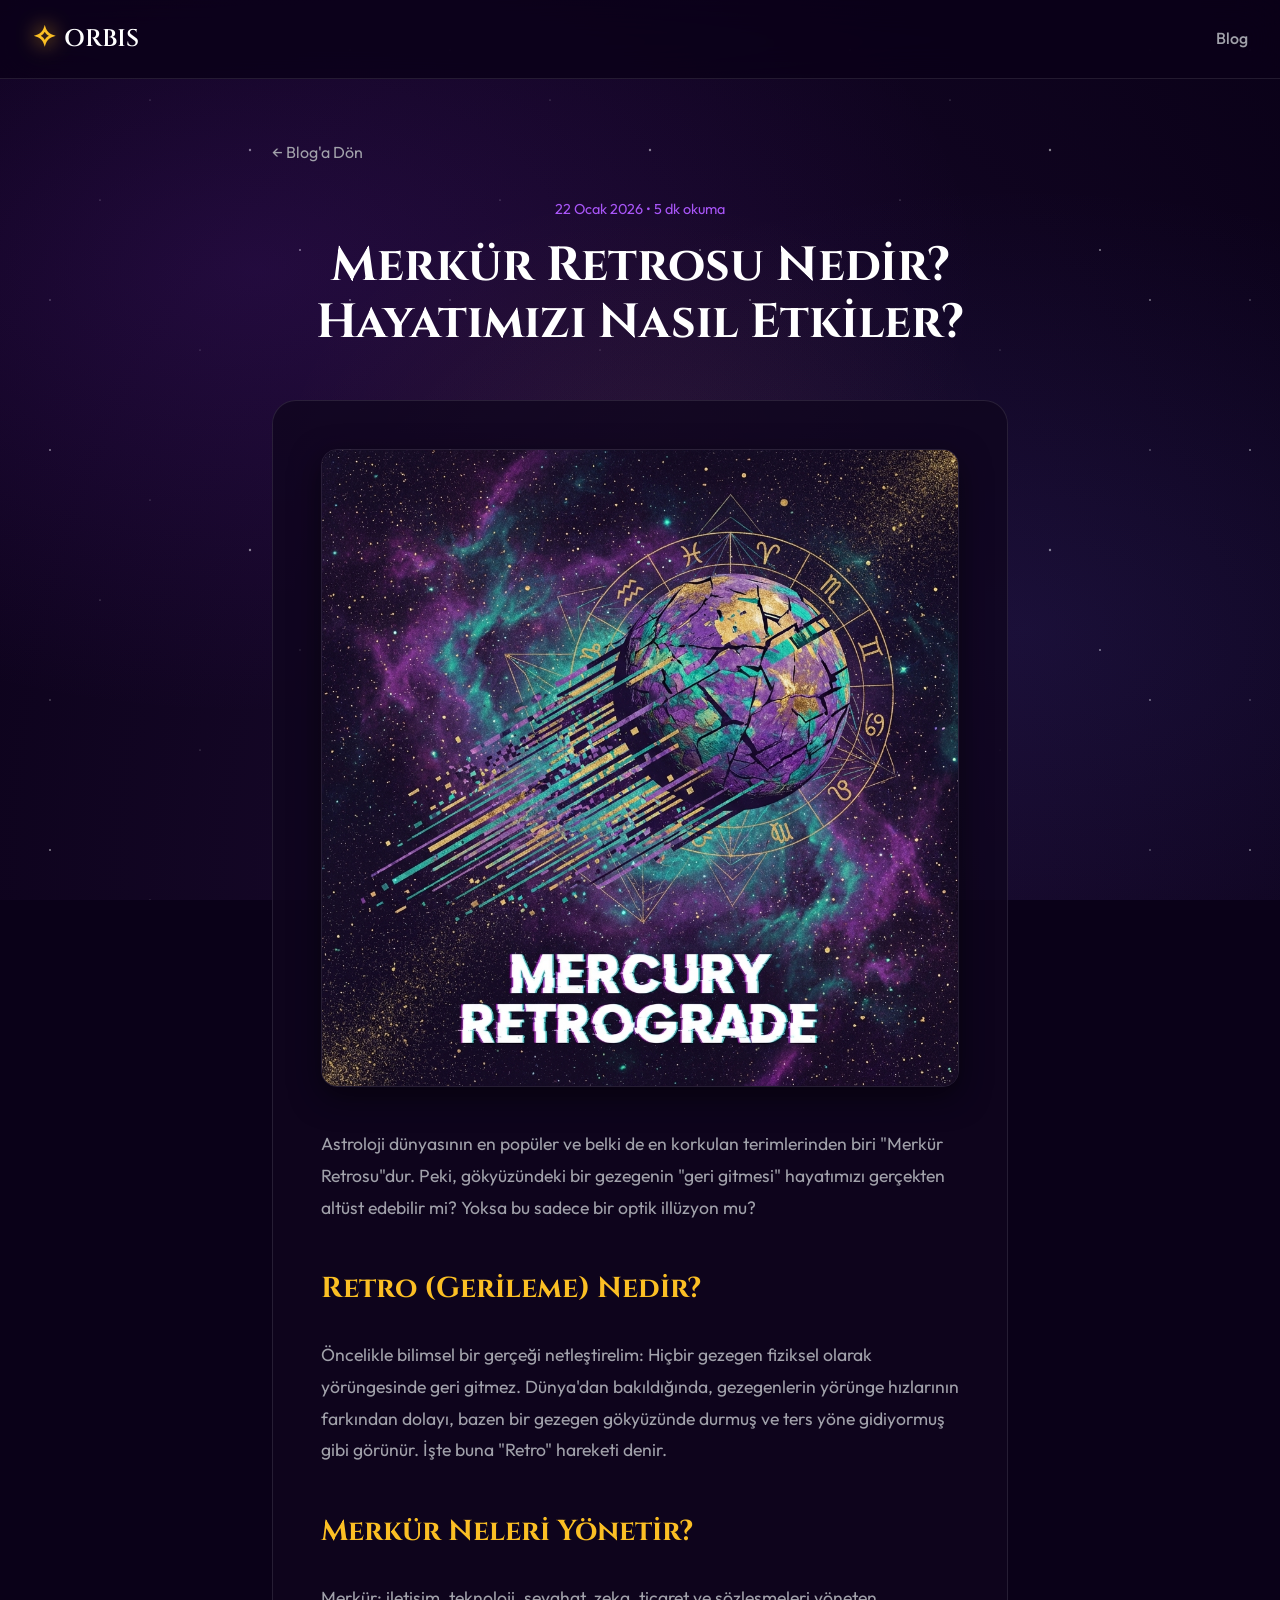
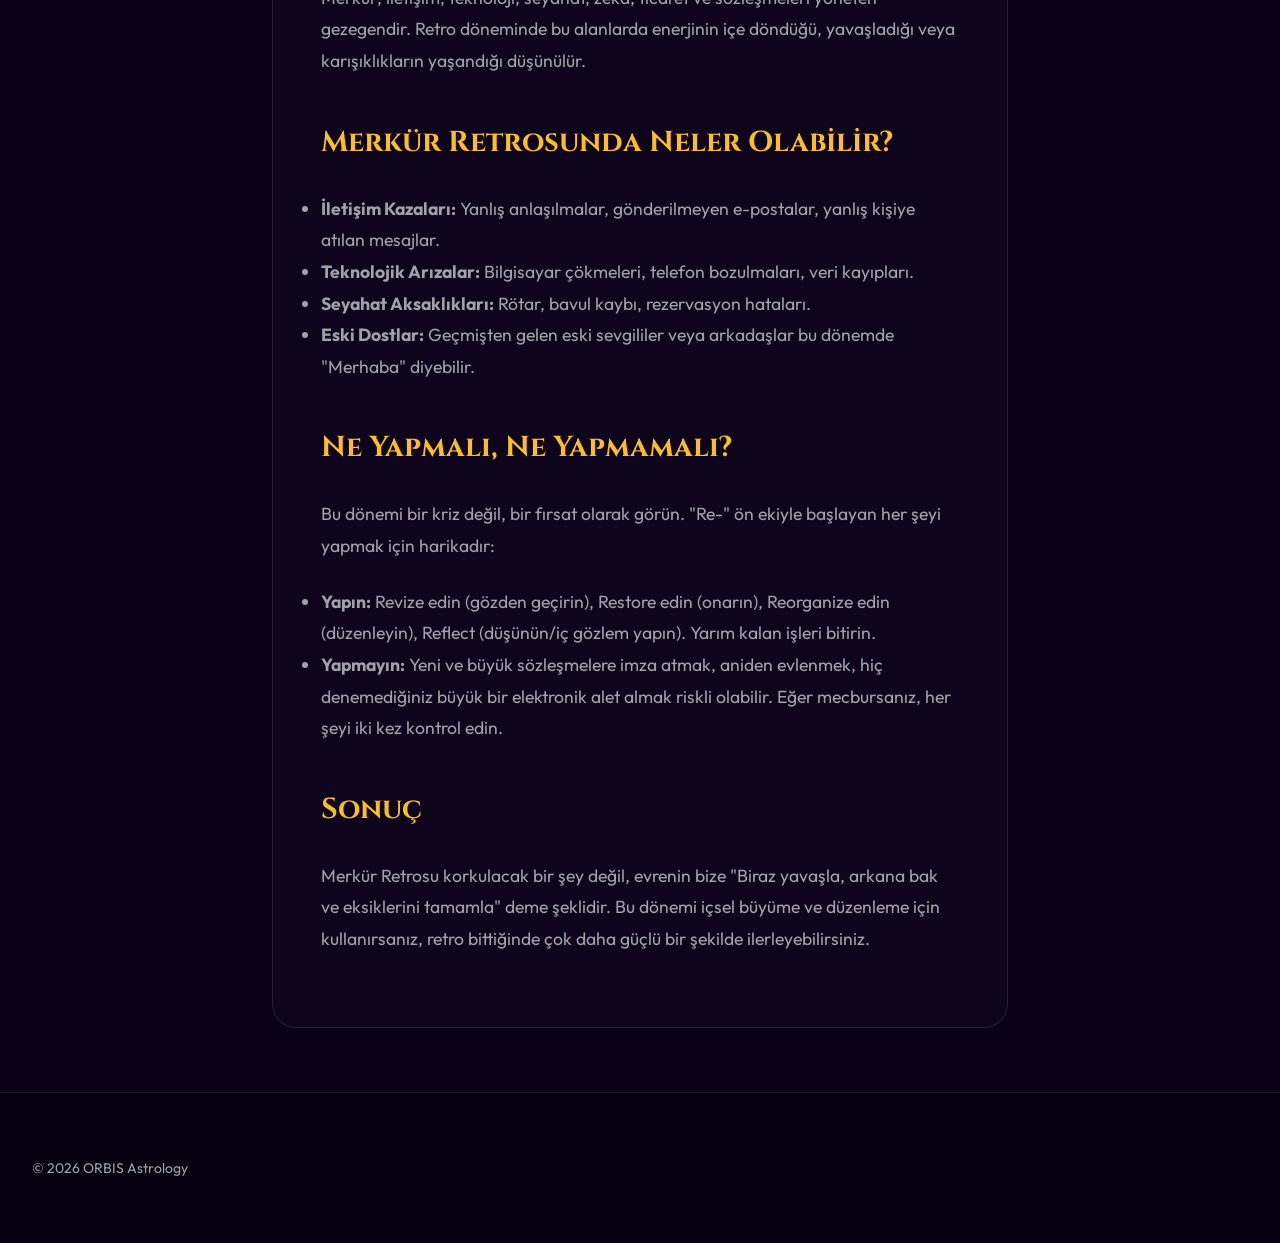
<file: blog/merkur-retrosu.html>
<!doctype html>
<html lang="tr">
  <head>
    <!-- Google tag (gtag.js) -->
    <script
      async
      src="https://www.googletagmanager.com/gtag/js?id=G-W61PWFWFMS"
    ></script>
    <script>
      window.dataLayer = window.dataLayer || [];
      function gtag() {
        dataLayer.push(arguments);
      }
      gtag("js", new Date());

      gtag("config", "G-W61PWFWFMS");
    </script>
    <meta charset="UTF-8" />
    <meta name="viewport" content="width=device-width, initial-scale=1.0" />
    <meta
      name="description"
      content="Merkür Retrosu nedir? İletişim, teknoloji ve seyahat üzerindeki etkileri nelerdir? Retro dönemlerinde nelere dikkat etmeli ve nasıl korunmalısınız?"
    />
    <title>Merkür Retrosu ve Etkileri | ORBIS Blog</title>
    <link rel="icon" type="image/png" href="../images/favicon.png" />
    <link rel="preconnect" href="https://fonts.googleapis.com" />
    <link
      href="https://fonts.googleapis.com/css2?family=Cinzel:wght@400;500;600;700&family=Outfit:wght@300;400;500;600;700&display=swap"
      rel="stylesheet"
    />
    <link rel="stylesheet" href="../styles.css" />
    <style>
      .article-container {
        max-width: 800px;
        margin: 0 auto;
        padding: 140px 2rem 4rem;
      }
      .article-header {
        text-align: center;
        margin-bottom: 3rem;
      }
      .article-meta {
        color: var(--primary-light);
        font-size: 0.9rem;
        margin-bottom: 1rem;
      }
      .article-title {
        font-family: "Cinzel", serif;
        font-size: clamp(2rem, 5vw, 3rem);
        color: var(--text-primary);
        line-height: 1.2;
      }
      .article-content {
        background: var(--bg-card);
        border: 1px solid var(--glass-border);
        border-radius: 24px;
        padding: 3rem;
        color: var(--text-secondary);
        font-size: 1.1rem;
        line-height: 1.8;
      }
      .article-content h2 {
        font-family: "Cinzel", serif;
        color: var(--gold);
        font-size: 1.8rem;
        margin: 2.5rem 0 1.5rem;
      }
      .article-content p {
        margin-bottom: 1.5rem;
      }
      .back-link {
        display: inline-block;
        margin-bottom: 2rem;
        color: var(--text-secondary);
        text-decoration: none;
      }
      .back-link:hover {
        color: var(--primary-light);
      }
      .article-image {
        width: 100%;
        height: auto;
        border-radius: 16px;
        margin-bottom: 2rem;
        box-shadow: 0 10px 30px rgba(0, 0, 0, 0.5);
        border: 1px solid var(--glass-border);
      }
    </style>
  </head>
  <body>
    <div class="cosmic-bg">
      <div class="stars"></div>
      <div class="nebula"></div>
    </div>

    <nav class="navbar">
      <div class="nav-container">
        <a href="../index.html" class="nav-logo">
          <span class="logo-icon">✧</span>
          <span class="logo-text">ORBIS</span>
        </a>
        <div class="nav-links">
          <a href="index.html">Blog</a>
        </div>
      </div>
    </nav>

    <article class="article-container">
      <a href="index.html" class="back-link">← Blog'a Dön</a>

      <header class="article-header">
        <div class="article-meta">22 Ocak 2026 • 5 dk okuma</div>
        <h1 class="article-title">
          Merkür Retrosu Nedir? Hayatımızı Nasıl Etkiler?
        </h1>
      </header>

      <div class="article-content">
        <img
          src="../images/blog/mercury-retro.png"
          alt="Merkür Retrosu İllüstrasyonu"
          class="article-image"
        />
        <p>
          Astroloji dünyasının en popüler ve belki de en korkulan terimlerinden
          biri "Merkür Retrosu"dur. Peki, gökyüzündeki bir gezegenin "geri
          gitmesi" hayatımızı gerçekten altüst edebilir mi? Yoksa bu sadece bir
          optik illüzyon mu?
        </p>

        <h2>Retro (Gerileme) Nedir?</h2>
        <p>
          Öncelikle bilimsel bir gerçeği netleştirelim: Hiçbir gezegen fiziksel
          olarak yörüngesinde geri gitmez. Dünya'dan bakıldığında, gezegenlerin
          yörünge hızlarının farkından dolayı, bazen bir gezegen gökyüzünde
          durmuş ve ters yöne gidiyormuş gibi görünür. İşte buna "Retro"
          hareketi denir.
        </p>

        <h2>Merkür Neleri Yönetir?</h2>
        <p>
          Merkür; iletişim, teknoloji, seyahat, zeka, ticaret ve sözleşmeleri
          yöneten gezegendir. Retro döneminde bu alanlarda enerjinin içe
          döndüğü, yavaşladığı veya karışıklıkların yaşandığı düşünülür.
        </p>

        <h2>Merkür Retrosunda Neler Olabilir?</h2>
        <ul>
          <li>
            <strong>İletişim Kazaları:</strong> Yanlış anlaşılmalar,
            gönderilmeyen e-postalar, yanlış kişiye atılan mesajlar.
          </li>
          <li>
            <strong>Teknolojik Arızalar:</strong> Bilgisayar çökmeleri, telefon
            bozulmaları, veri kayıpları.
          </li>
          <li>
            <strong>Seyahat Aksaklıkları:</strong> Rötar, bavul kaybı,
            rezervasyon hataları.
          </li>
          <li>
            <strong>Eski Dostlar:</strong> Geçmişten gelen eski sevgililer veya
            arkadaşlar bu dönemde "Merhaba" diyebilir.
          </li>
        </ul>

        <h2>Ne Yapmalı, Ne Yapmamalı?</h2>
        <p>
          Bu dönemi bir kriz değil, bir fırsat olarak görün. "Re-" ön ekiyle
          başlayan her şeyi yapmak için harikadır:
        </p>
        <ul>
          <li>
            <strong>Yapın:</strong> Revize edin (gözden geçirin), Restore edin
            (onarın), Reorganize edin (düzenleyin), Reflect (düşünün/iç gözlem
            yapın). Yarım kalan işleri bitirin.
          </li>
          <li>
            <strong>Yapmayın:</strong> Yeni ve büyük sözleşmelere imza atmak,
            aniden evlenmek, hiç denemediğiniz büyük bir elektronik alet almak
            riskli olabilir. Eğer mecbursanız, her şeyi iki kez kontrol edin.
          </li>
        </ul>

        <h2>Sonuç</h2>
        <p>
          Merkür Retrosu korkulacak bir şey değil, evrenin bize "Biraz yavaşla,
          arkana bak ve eksiklerini tamamla" deme şeklidir. Bu dönemi içsel
          büyüme ve düzenleme için kullanırsanız, retro bittiğinde çok daha
          güçlü bir şekilde ilerleyebilirsiniz.
        </p>
      </div>
    </article>

    <footer class="footer">
      <div class="footer-container">
        <div class="footer-brand">
          <p>© 2026 ORBIS Astrology</p>
        </div>
      </div>
    </footer>
  </body>
</html>
</file>
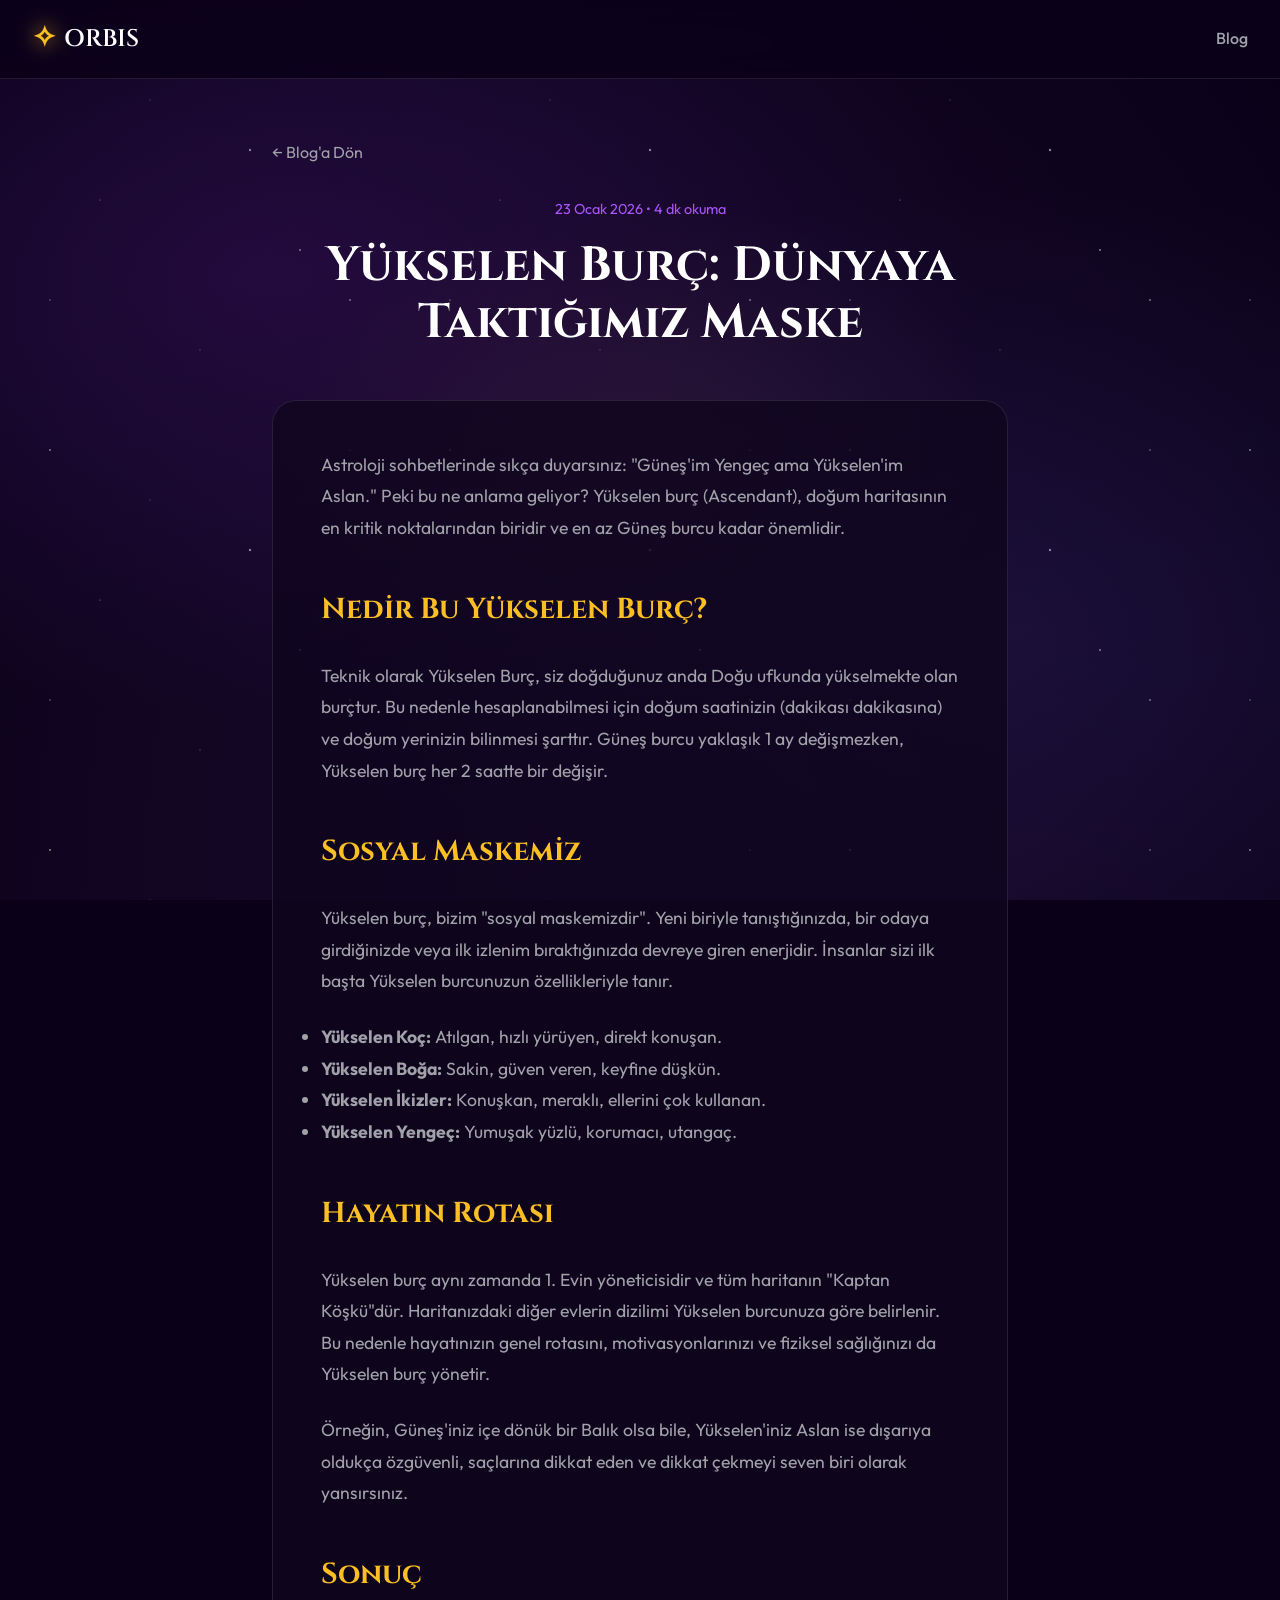
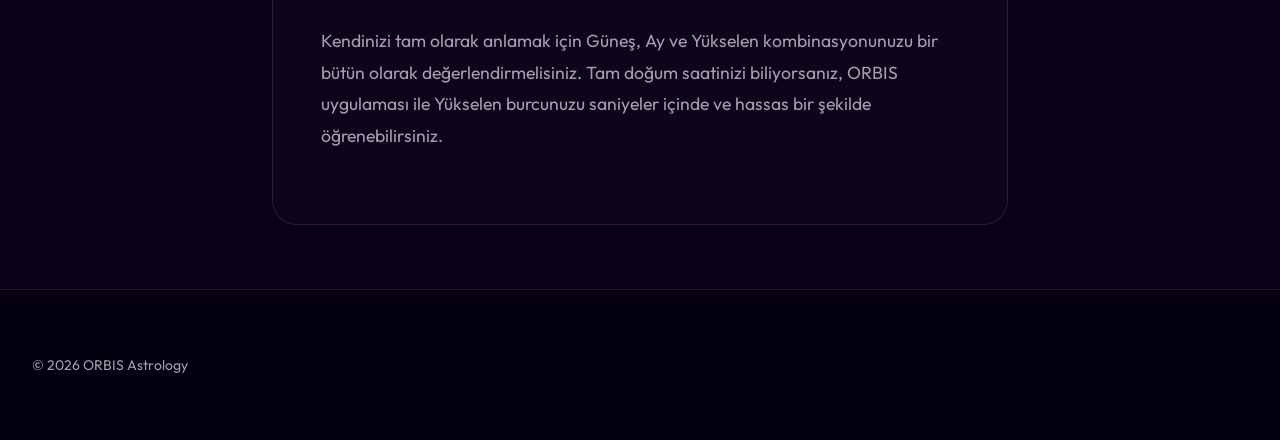
<file: blog/yukselen-burc-nedir.html>
<!doctype html>
<html lang="tr">
  <head>
    <!-- Google tag (gtag.js) -->
    <script
      async
      src="https://www.googletagmanager.com/gtag/js?id=G-W61PWFWFMS"
    ></script>
    <script>
      window.dataLayer = window.dataLayer || [];
      function gtag() {
        dataLayer.push(arguments);
      }
      gtag("js", new Date());

      gtag("config", "G-W61PWFWFMS");
    </script>
    <meta charset="UTF-8" />
    <meta name="viewport" content="width=device-width, initial-scale=1.0" />
    <meta
      name="description"
      content="Yükselen burç nedir? Güneş burcundan farkı ne? Yükselen burcunuzun (Ascendant) dış görünüşünüz ve hayat yolunuz üzerindeki etkisini öğrenin."
    />
    <title>Yükselen Burç Rehberi | ORBIS Blog</title>
    <link rel="icon" type="image/png" href="../images/favicon.png" />
    <link rel="preconnect" href="https://fonts.googleapis.com" />
    <link
      href="https://fonts.googleapis.com/css2?family=Cinzel:wght@400;500;600;700&family=Outfit:wght@300;400;500;600;700&display=swap"
      rel="stylesheet"
    />
    <link rel="stylesheet" href="../styles.css" />
    <style>
      .article-container {
        max-width: 800px;
        margin: 0 auto;
        padding: 140px 2rem 4rem;
      }
      .article-header {
        text-align: center;
        margin-bottom: 3rem;
      }
      .article-meta {
        color: var(--primary-light);
        font-size: 0.9rem;
        margin-bottom: 1rem;
      }
      .article-title {
        font-family: "Cinzel", serif;
        font-size: clamp(2rem, 5vw, 3rem);
        color: var(--text-primary);
        line-height: 1.2;
      }
      .article-content {
        background: var(--bg-card);
        border: 1px solid var(--glass-border);
        border-radius: 24px;
        padding: 3rem;
        color: var(--text-secondary);
        font-size: 1.1rem;
        line-height: 1.8;
      }
      .article-content h2 {
        font-family: "Cinzel", serif;
        color: var(--gold);
        font-size: 1.8rem;
        margin: 2.5rem 0 1.5rem;
      }
      .article-content p {
        margin-bottom: 1.5rem;
      }
      .back-link {
        display: inline-block;
        margin-bottom: 2rem;
        color: var(--text-secondary);
        text-decoration: none;
      }
      .back-link:hover {
        color: var(--primary-light);
      }
    </style>
  </head>
  <body>
    <div class="cosmic-bg">
      <div class="stars"></div>
      <div class="nebula"></div>
    </div>

    <nav class="navbar">
      <div class="nav-container">
        <a href="../index.html" class="nav-logo">
          <span class="logo-icon">✧</span>
          <span class="logo-text">ORBIS</span>
        </a>
        <div class="nav-links">
          <a href="index.html">Blog</a>
        </div>
      </div>
    </nav>

    <article class="article-container">
      <a href="index.html" class="back-link">← Blog'a Dön</a>

      <header class="article-header">
        <div class="article-meta">23 Ocak 2026 • 4 dk okuma</div>
        <h1 class="article-title">Yükselen Burç: Dünyaya Taktığımız Maske</h1>
      </header>

      <div class="article-content">
        <p>
          Astroloji sohbetlerinde sıkça duyarsınız: "Güneş'im Yengeç ama
          Yükselen'im Aslan." Peki bu ne anlama geliyor? Yükselen burç
          (Ascendant), doğum haritasının en kritik noktalarından biridir ve en
          az Güneş burcu kadar önemlidir.
        </p>

        <h2>Nedir Bu Yükselen Burç?</h2>
        <p>
          Teknik olarak Yükselen Burç, siz doğduğunuz anda Doğu ufkunda
          yükselmekte olan burçtur. Bu nedenle hesaplanabilmesi için doğum
          saatinizin (dakikası dakikasına) ve doğum yerinizin bilinmesi şarttır.
          Güneş burcu yaklaşık 1 ay değişmezken, Yükselen burç her 2 saatte bir
          değişir.
        </p>

        <h2>Sosyal Maskemiz</h2>
        <p>
          Yükselen burç, bizim "sosyal maskemizdir". Yeni biriyle
          tanıştığınızda, bir odaya girdiğinizde veya ilk izlenim bıraktığınızda
          devreye giren enerjidir. İnsanlar sizi ilk başta Yükselen burcunuzun
          özellikleriyle tanır.
        </p>
        <ul>
          <li>
            <strong>Yükselen Koç:</strong> Atılgan, hızlı yürüyen, direkt
            konuşan.
          </li>
          <li>
            <strong>Yükselen Boğa:</strong> Sakin, güven veren, keyfine düşkün.
          </li>
          <li>
            <strong>Yükselen İkizler:</strong> Konuşkan, meraklı, ellerini çok
            kullanan.
          </li>
          <li>
            <strong>Yükselen Yengeç:</strong> Yumuşak yüzlü, korumacı, utangaç.
          </li>
        </ul>

        <h2>Hayatın Rotası</h2>
        <p>
          Yükselen burç aynı zamanda 1. Evin yöneticisidir ve tüm haritanın
          "Kaptan Köşkü"dür. Haritanızdaki diğer evlerin dizilimi Yükselen
          burcunuza göre belirlenir. Bu nedenle hayatınızın genel rotasını,
          motivasyonlarınızı ve fiziksel sağlığınızı da Yükselen burç yönetir.
        </p>
        <p>
          Örneğin, Güneş'iniz içe dönük bir Balık olsa bile, Yükselen'iniz Aslan
          ise dışarıya oldukça özgüvenli, saçlarına dikkat eden ve dikkat
          çekmeyi seven biri olarak yansırsınız.
        </p>

        <h2>Sonuç</h2>
        <p>
          Kendinizi tam olarak anlamak için Güneş, Ay ve Yükselen
          kombinasyonunuzu bir bütün olarak değerlendirmelisiniz. Tam doğum
          saatinizi biliyorsanız, ORBIS uygulaması ile Yükselen burcunuzu
          saniyeler içinde ve hassas bir şekilde öğrenebilirsiniz.
        </p>
      </div>
    </article>

    <footer class="footer">
      <div class="footer-container">
        <div class="footer-brand">
          <p>© 2026 ORBIS Astrology</p>
        </div>
      </div>
    </footer>
  </body>
</html>
</file>
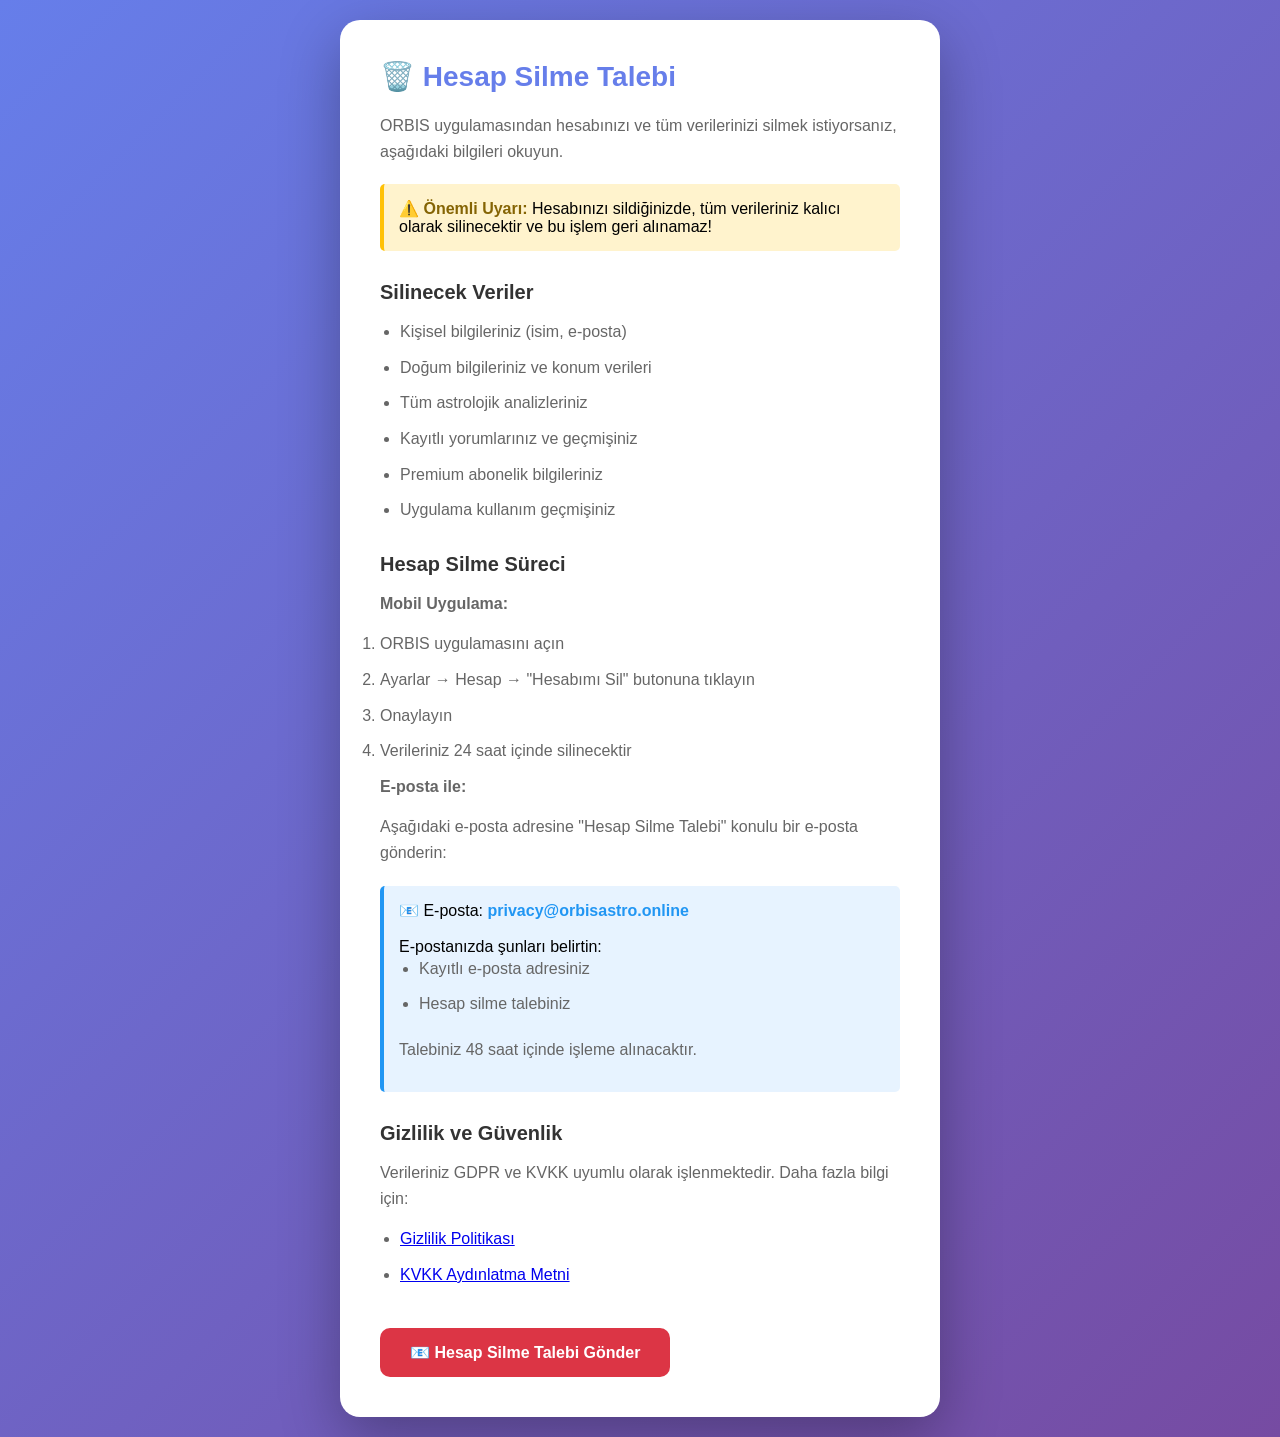
<file: legal/account-delete.html>
<!doctype html>
<html lang="tr">
  <head>
    <meta charset="UTF-8" />
    <meta name="viewport" content="width=device-width, initial-scale=1.0" />
    <title>Hesap Silme - ORBIS</title>
    <style>
      * {
        margin: 0;
        padding: 0;
        box-sizing: border-box;
      }
      body {
        font-family:
          -apple-system, BlinkMacSystemFont, "Segoe UI", Roboto, Oxygen, Ubuntu,
          Cantarell, sans-serif;
        background: linear-gradient(135deg, #667eea 0%, #764ba2 100%);
        min-height: 100vh;
        display: flex;
        align-items: center;
        justify-content: center;
        padding: 20px;
      }
      .container {
        background: white;
        border-radius: 20px;
        padding: 40px;
        max-width: 600px;
        width: 100%;
        box-shadow: 0 20px 60px rgba(0, 0, 0, 0.3);
      }
      h1 {
        color: #667eea;
        margin-bottom: 20px;
        font-size: 28px;
      }
      h2 {
        color: #333;
        margin-top: 30px;
        margin-bottom: 15px;
        font-size: 20px;
      }
      p {
        color: #666;
        line-height: 1.6;
        margin-bottom: 15px;
      }
      .warning {
        background: #fff3cd;
        border-left: 4px solid #ffc107;
        padding: 15px;
        margin: 20px 0;
        border-radius: 5px;
      }
      .warning strong {
        color: #856404;
      }
      ul {
        margin-left: 20px;
        margin-bottom: 20px;
      }
      li {
        color: #666;
        margin-bottom: 10px;
        line-height: 1.6;
      }
      .button {
        display: inline-block;
        background: #dc3545;
        color: white;
        padding: 15px 30px;
        border-radius: 10px;
        text-decoration: none;
        font-weight: bold;
        margin-top: 20px;
        transition: background 0.3s;
      }
      .button:hover {
        background: #c82333;
      }
      .contact {
        background: #e7f3ff;
        border-left: 4px solid #2196f3;
        padding: 15px;
        margin: 20px 0;
        border-radius: 5px;
      }
      .contact a {
        color: #2196f3;
        text-decoration: none;
        font-weight: bold;
      }
    </style>
  </head>
  <body>
    <div class="container">
      <h1>🗑️ Hesap Silme Talebi</h1>

      <p>
        ORBIS uygulamasından hesabınızı ve tüm verilerinizi silmek istiyorsanız,
        aşağıdaki bilgileri okuyun.
      </p>

      <div class="warning">
        <strong>⚠️ Önemli Uyarı:</strong> Hesabınızı sildiğinizde, tüm
        verileriniz kalıcı olarak silinecektir ve bu işlem geri alınamaz!
      </div>

      <h2>Silinecek Veriler</h2>
      <ul>
        <li>Kişisel bilgileriniz (isim, e-posta)</li>
        <li>Doğum bilgileriniz ve konum verileri</li>
        <li>Tüm astrolojik analizleriniz</li>
        <li>Kayıtlı yorumlarınız ve geçmişiniz</li>
        <li>Premium abonelik bilgileriniz</li>
        <li>Uygulama kullanım geçmişiniz</li>
      </ul>

      <h2>Hesap Silme Süreci</h2>
      <p><strong>Mobil Uygulama:</strong></p>
      <ol>
        <li>ORBIS uygulamasını açın</li>
        <li>Ayarlar → Hesap → "Hesabımı Sil" butonuna tıklayın</li>
        <li>Onaylayın</li>
        <li>Verileriniz 24 saat içinde silinecektir</li>
      </ol>

      <p><strong>E-posta ile:</strong></p>
      <p>
        Aşağıdaki e-posta adresine "Hesap Silme Talebi" konulu bir e-posta
        gönderin:
      </p>

      <div class="contact">
        📧 E-posta:
        <a href="mailto:privacy@orbisastro.online">privacy@orbisastro.online</a>
        <br /><br />
        E-postanızda şunları belirtin:
        <ul>
          <li>Kayıtlı e-posta adresiniz</li>
          <li>Hesap silme talebiniz</li>
        </ul>
        <p>Talebiniz 48 saat içinde işleme alınacaktır.</p>
      </div>

      <h2>Gizlilik ve Güvenlik</h2>
      <p>
        Verileriniz GDPR ve KVKK uyumlu olarak işlenmektedir. Daha fazla bilgi
        için:
      </p>
      <ul>
        <li>
          <a href="https://www.orbisastro.online/legal/privacy" target="_blank"
            >Gizlilik Politikası</a
          >
        </li>
        <li>
          <a href="https://www.orbisastro.online/legal/kvkk" target="_blank"
            >KVKK Aydınlatma Metni</a
          >
        </li>
      </ul>

      <a
        href="mailto:privacy@orbisastro.online?subject=Hesap Silme Talebi"
        class="button"
      >
        📧 Hesap Silme Talebi Gönder
      </a>
    </div>
  </body>
</html>
</file>
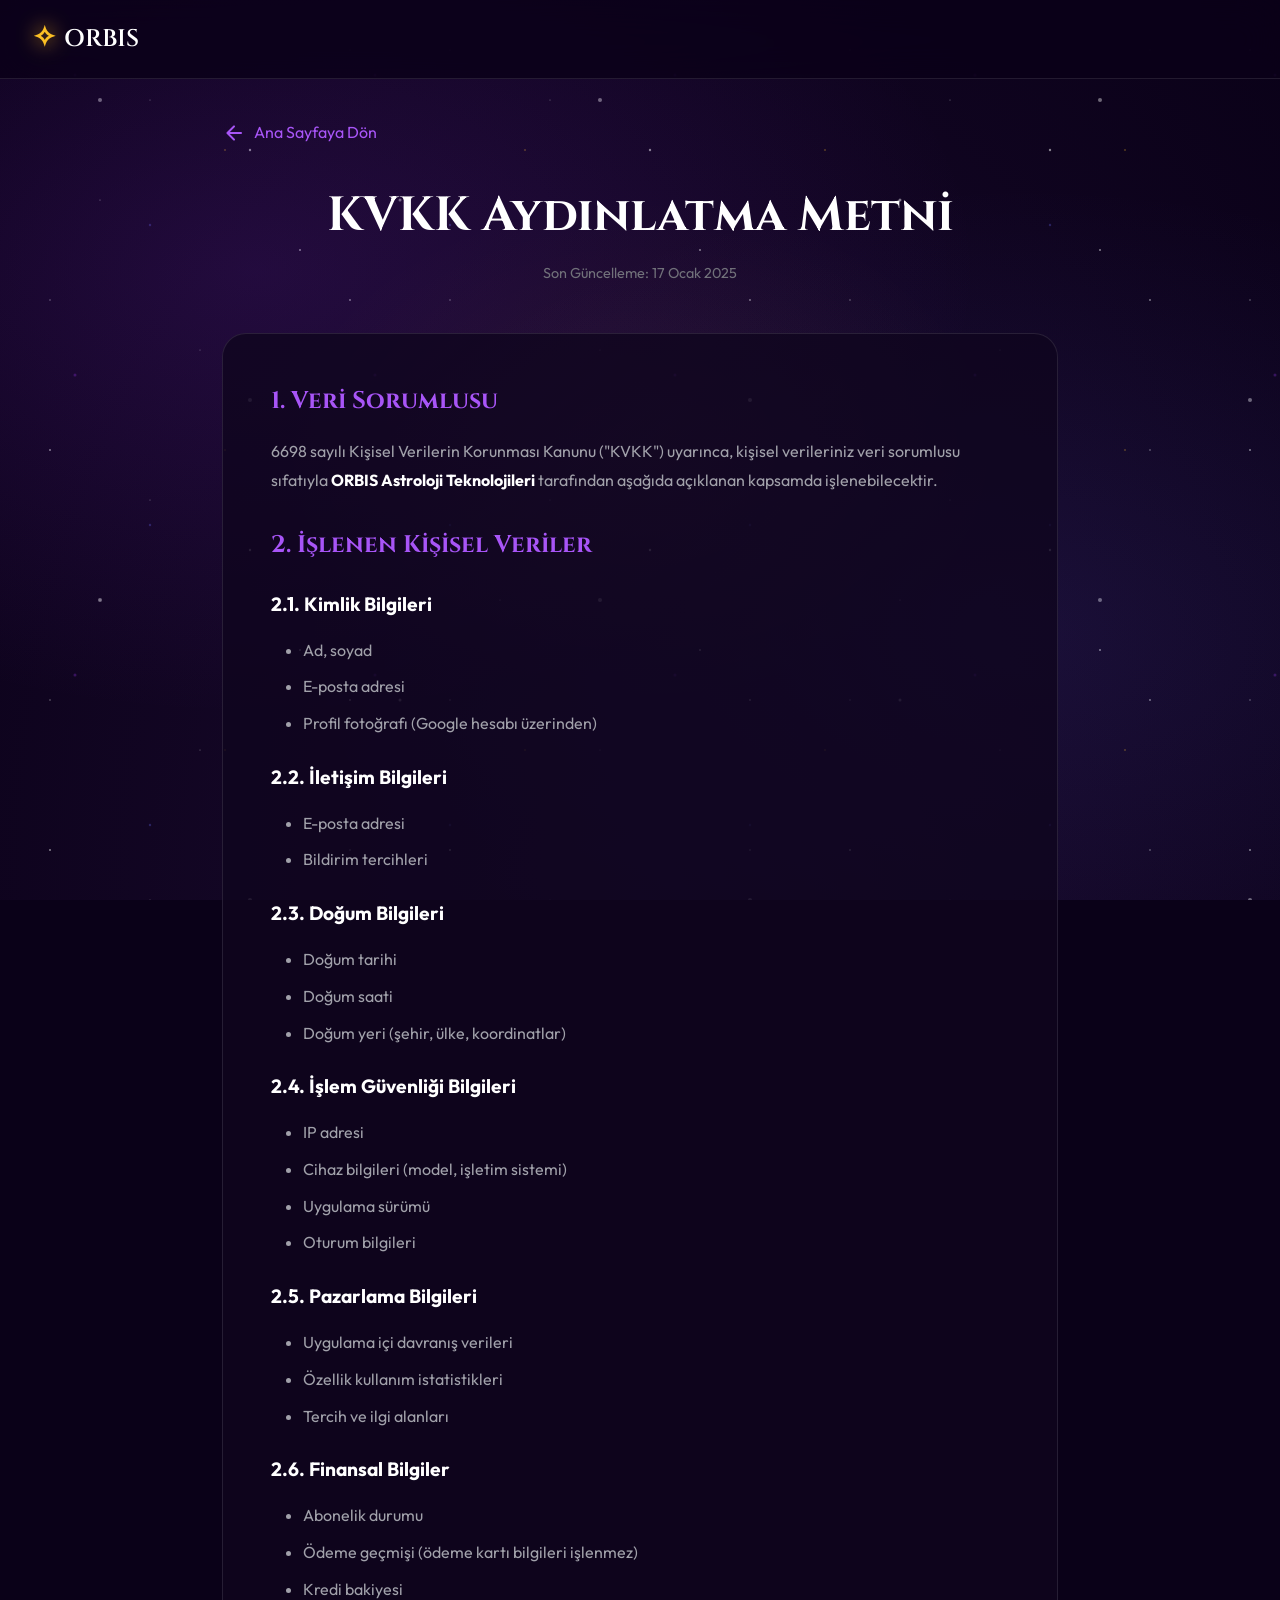
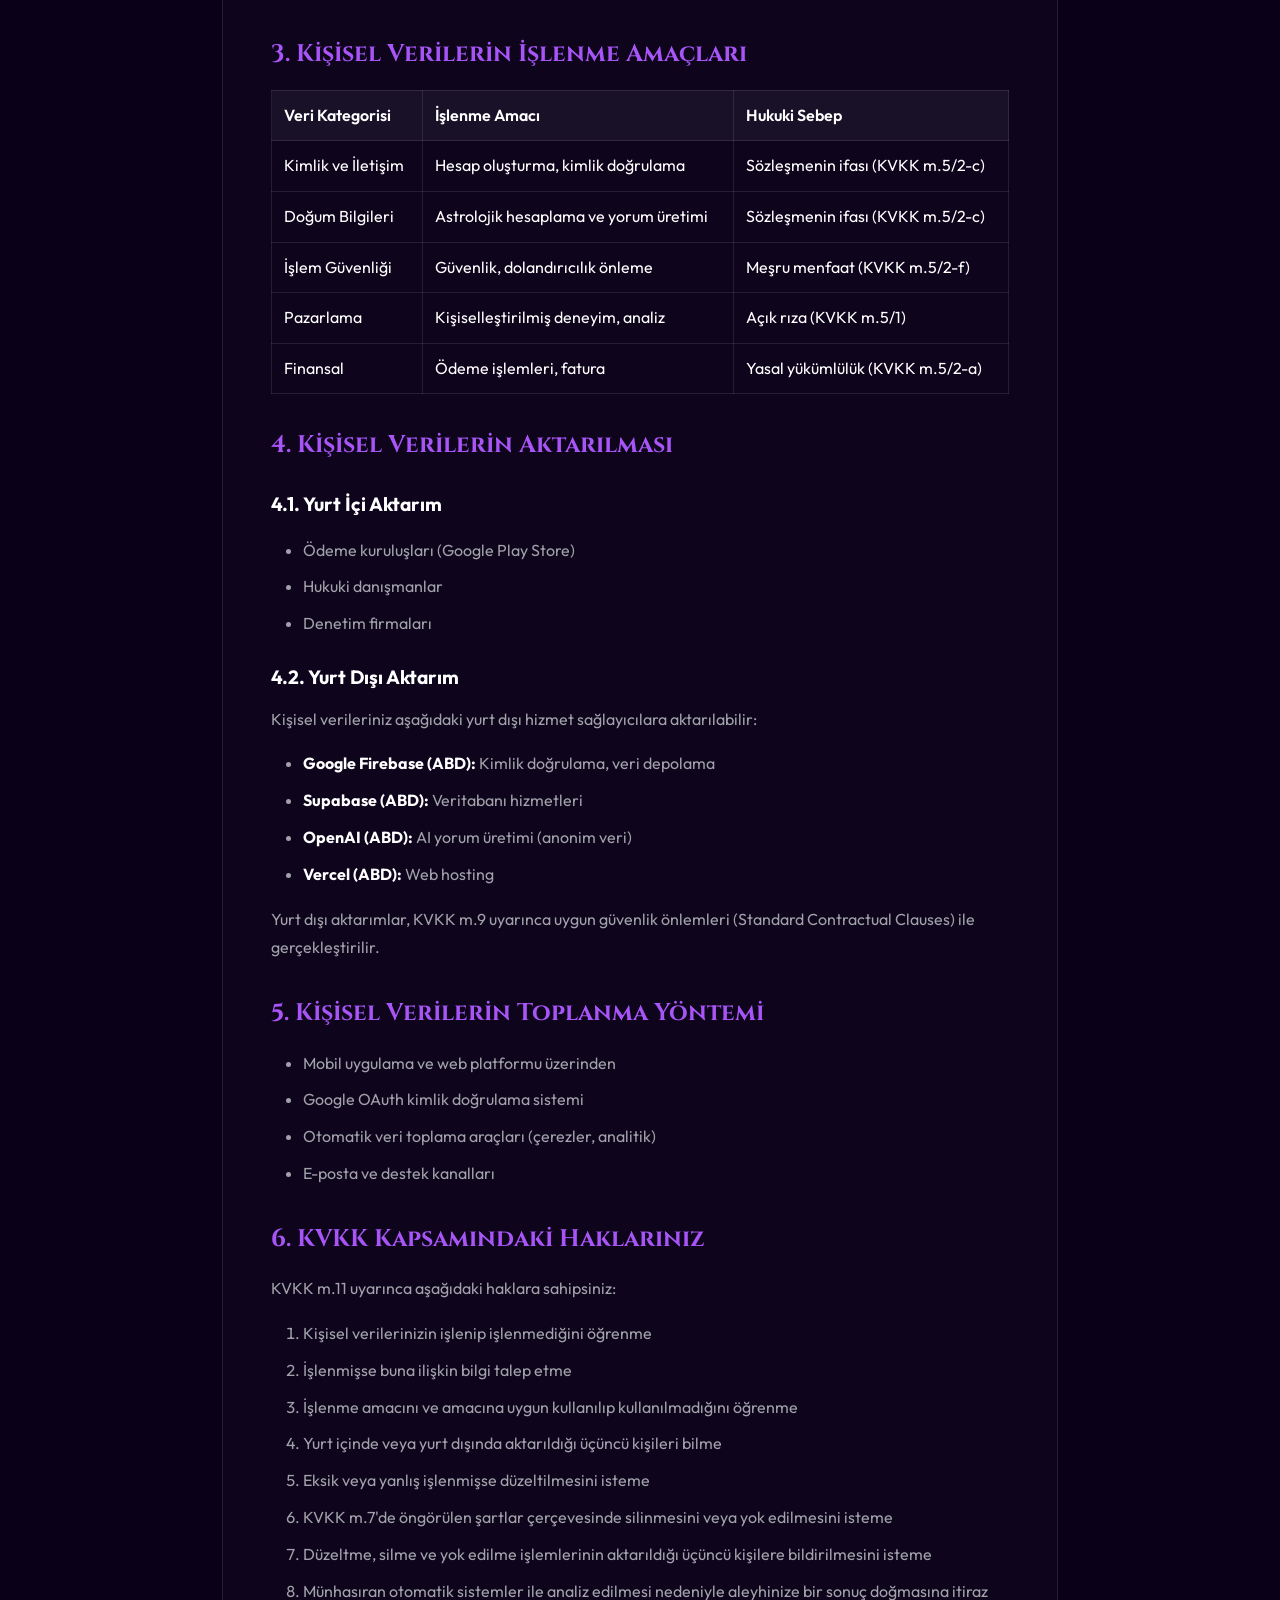
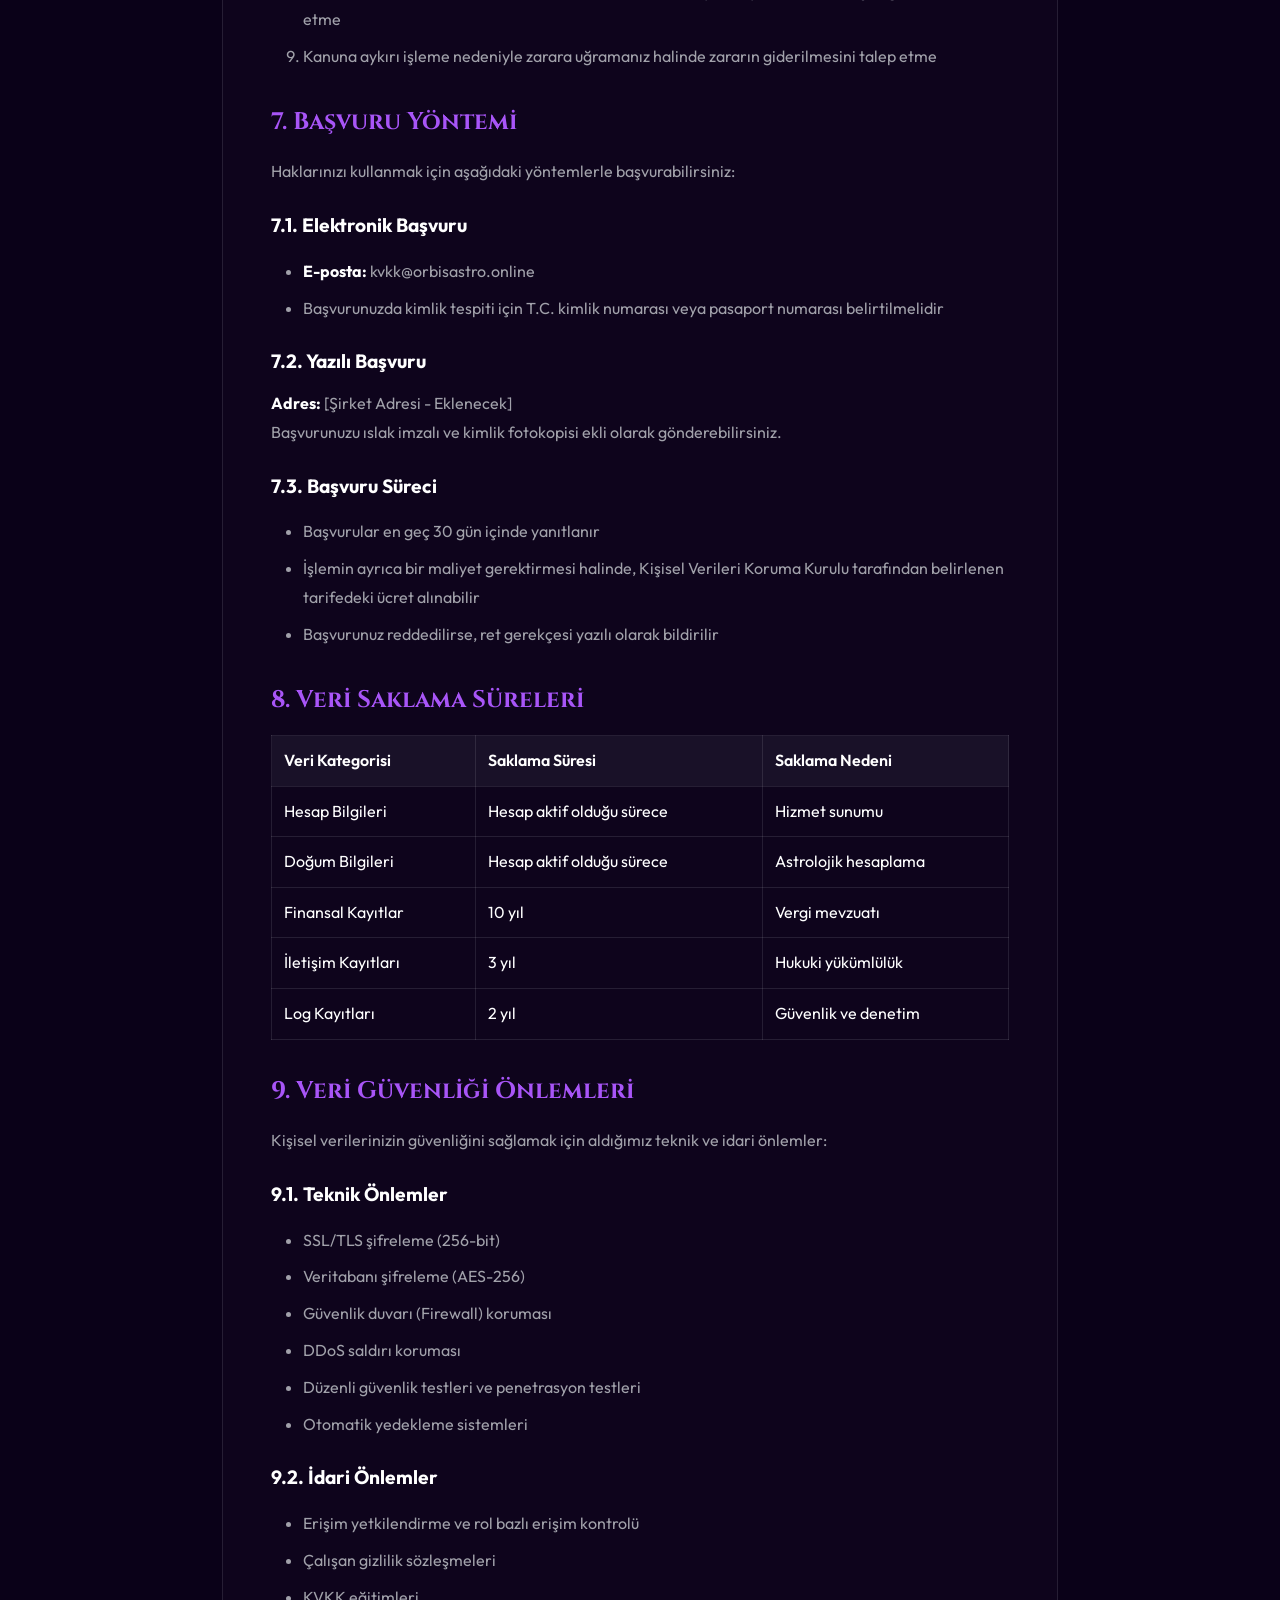
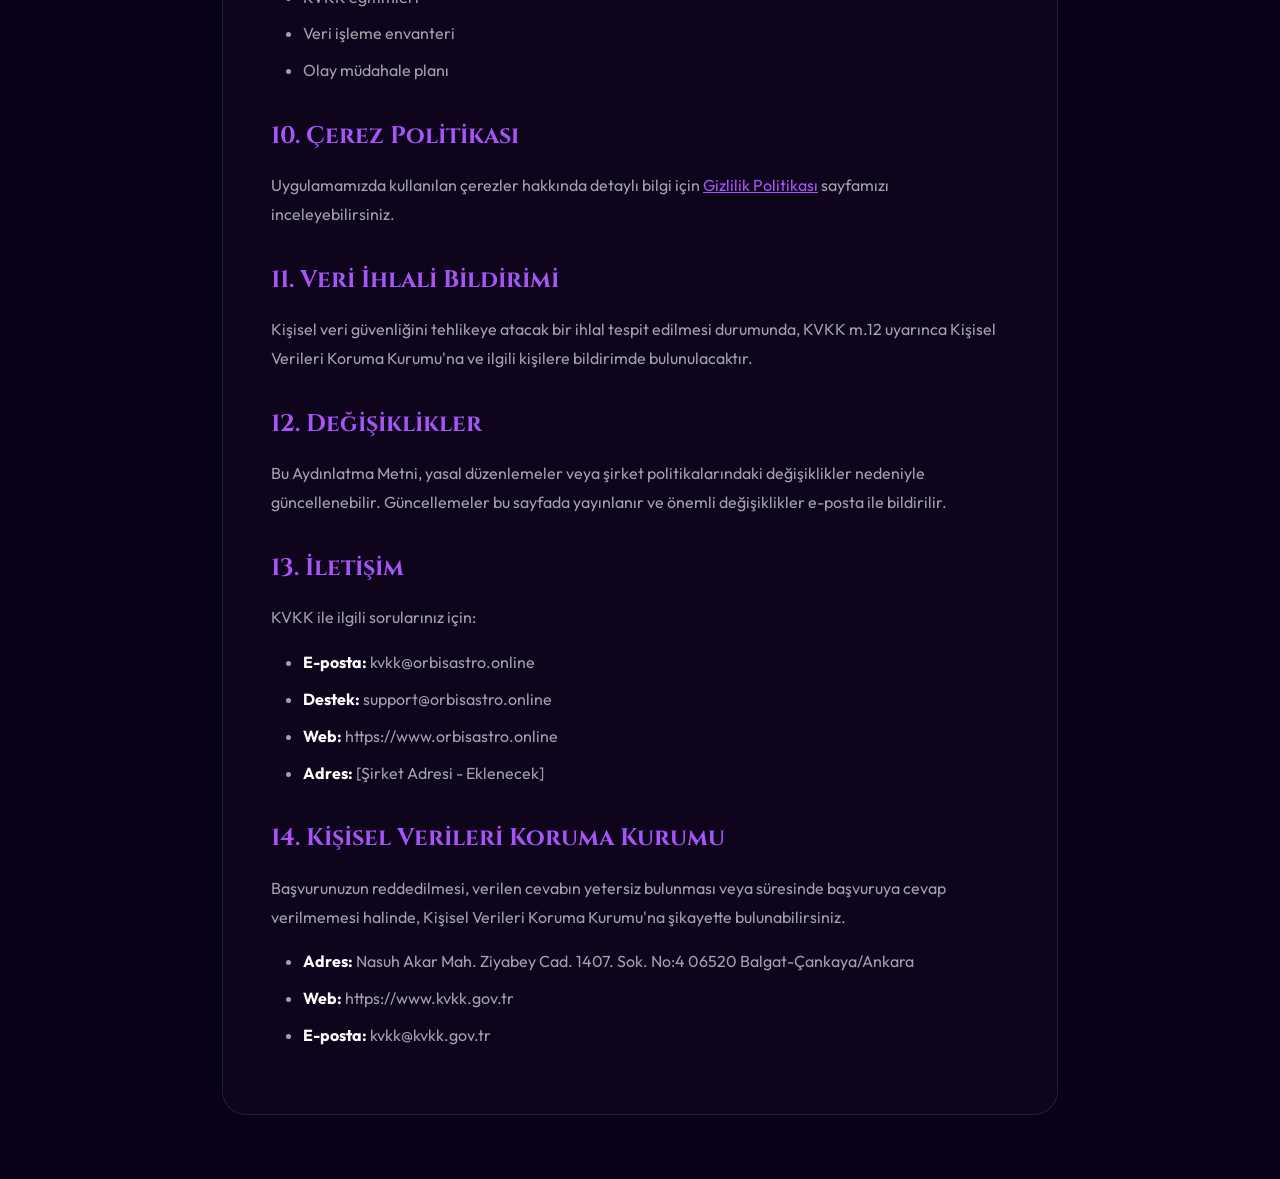
<file: legal/kvkk.html>
<!doctype html>
<html lang="tr">
  <head>
    <meta charset="UTF-8" />
    <meta name="viewport" content="width=device-width, initial-scale=1.0" />
    <meta
      name="description"
      content="ORBIS KVKK Aydınlatma Metni - Kişisel Verilerin Korunması Kanunu kapsamında bilgilendirme"
    />
    <title>KVKK Aydınlatma Metni | ORBIS</title>
    <link rel="icon" type="image/png" href="../images/favicon.png" />
    <link rel="preconnect" href="https://fonts.googleapis.com" />
    <link rel="preconnect" href="https://fonts.gstatic.com" crossorigin />
    <link
      href="https://fonts.googleapis.com/css2?family=Cinzel:wght@400;500;600;700&family=Outfit:wght@300;400;500;600;700&display=swap"
      rel="stylesheet"
    />
    <link
      rel="stylesheet"
      href="https://fonts.googleapis.com/css2?family=Material+Symbols+Rounded:opsz,wght,FILL,GRAD@24,400,1,0"
    />
    <link rel="stylesheet" href="../styles.css" />
    <style>
      .legal-container {
        max-width: 900px;
        margin: 0 auto;
        padding: 120px 2rem 4rem;
      }
      .legal-header {
        text-align: center;
        margin-bottom: 3rem;
      }
      .legal-title {
        font-family: "Cinzel", serif;
        font-size: clamp(2rem, 5vw, 3rem);
        margin-bottom: 0.5rem;
      }
      .legal-date {
        color: var(--text-muted);
        font-size: 0.9rem;
      }
      .legal-content {
        background: var(--bg-card);
        border: 1px solid var(--glass-border);
        border-radius: 24px;
        padding: 3rem;
      }
      .legal-content h2 {
        font-family: "Cinzel", serif;
        font-size: 1.5rem;
        margin: 2rem 0 1rem;
        color: var(--primary-light);
      }
      .legal-content h2:first-child {
        margin-top: 0;
      }
      .legal-content h3 {
        font-size: 1.2rem;
        margin: 1.5rem 0 0.75rem;
        color: var(--text-primary);
      }
      .legal-content p {
        color: var(--text-secondary);
        line-height: 1.8;
        margin-bottom: 1rem;
      }
      .legal-content ul,
      .legal-content ol {
        color: var(--text-secondary);
        line-height: 1.8;
        margin: 1rem 0 1rem 2rem;
      }
      .legal-content li {
        margin-bottom: 0.5rem;
      }
      .legal-content strong {
        color: var(--text-primary);
      }
      .legal-content table {
        width: 100%;
        border-collapse: collapse;
        margin: 1rem 0;
      }
      .legal-content th,
      .legal-content td {
        border: 1px solid var(--glass-border);
        padding: 0.75rem;
        text-align: left;
      }
      .legal-content th {
        background: var(--glass);
        color: var(--text-primary);
        font-weight: 600;
      }
      .back-btn {
        display: inline-flex;
        align-items: center;
        gap: 0.5rem;
        color: var(--primary-light);
        text-decoration: none;
        margin-bottom: 2rem;
        transition: all 0.3s ease;
      }
      .back-btn:hover {
        color: var(--primary);
        transform: translateX(-5px);
      }
      @media (max-width: 768px) {
        .legal-content {
          padding: 2rem 1.5rem;
        }
        .legal-content table {
          font-size: 0.85rem;
        }
      }
    </style>
  </head>
  <body>
    <div class="cosmic-bg">
      <div class="stars"></div>
      <div class="stars2"></div>
      <div class="stars3"></div>
      <div class="nebula"></div>
    </div>

    <nav class="navbar">
      <div class="nav-container">
        <a href="../index.html" class="nav-logo">
          <span class="logo-icon">✧</span>
          <span class="logo-text">ORBIS</span>
        </a>
      </div>
    </nav>

    <div class="legal-container">
      <a href="../index.html" class="back-btn">
        <span class="material-symbols-rounded">arrow_back</span>
        Ana Sayfaya Dön
      </a>

      <div class="legal-header">
        <h1 class="legal-title">KVKK Aydınlatma Metni</h1>
        <p class="legal-date">Son Güncelleme: 17 Ocak 2025</p>
      </div>

      <div class="legal-content">
        <h2>1. Veri Sorumlusu</h2>
        <p>
          6698 sayılı Kişisel Verilerin Korunması Kanunu ("KVKK") uyarınca,
          kişisel verileriniz veri sorumlusu sıfatıyla
          <strong>ORBIS Astroloji Teknolojileri</strong> tarafından aşağıda
          açıklanan kapsamda işlenebilecektir.
        </p>

        <h2>2. İşlenen Kişisel Veriler</h2>

        <h3>2.1. Kimlik Bilgileri</h3>
        <ul>
          <li>Ad, soyad</li>
          <li>E-posta adresi</li>
          <li>Profil fotoğrafı (Google hesabı üzerinden)</li>
        </ul>

        <h3>2.2. İletişim Bilgileri</h3>
        <ul>
          <li>E-posta adresi</li>
          <li>Bildirim tercihleri</li>
        </ul>

        <h3>2.3. Doğum Bilgileri</h3>
        <ul>
          <li>Doğum tarihi</li>
          <li>Doğum saati</li>
          <li>Doğum yeri (şehir, ülke, koordinatlar)</li>
        </ul>

        <h3>2.4. İşlem Güvenliği Bilgileri</h3>
        <ul>
          <li>IP adresi</li>
          <li>Cihaz bilgileri (model, işletim sistemi)</li>
          <li>Uygulama sürümü</li>
          <li>Oturum bilgileri</li>
        </ul>

        <h3>2.5. Pazarlama Bilgileri</h3>
        <ul>
          <li>Uygulama içi davranış verileri</li>
          <li>Özellik kullanım istatistikleri</li>
          <li>Tercih ve ilgi alanları</li>
        </ul>

        <h3>2.6. Finansal Bilgiler</h3>
        <ul>
          <li>Abonelik durumu</li>
          <li>Ödeme geçmişi (ödeme kartı bilgileri işlenmez)</li>
          <li>Kredi bakiyesi</li>
        </ul>

        <h2>3. Kişisel Verilerin İşlenme Amaçları</h2>

        <table>
          <thead>
            <tr>
              <th>Veri Kategorisi</th>
              <th>İşlenme Amacı</th>
              <th>Hukuki Sebep</th>
            </tr>
          </thead>
          <tbody>
            <tr>
              <td>Kimlik ve İletişim</td>
              <td>Hesap oluşturma, kimlik doğrulama</td>
              <td>Sözleşmenin ifası (KVKK m.5/2-c)</td>
            </tr>
            <tr>
              <td>Doğum Bilgileri</td>
              <td>Astrolojik hesaplama ve yorum üretimi</td>
              <td>Sözleşmenin ifası (KVKK m.5/2-c)</td>
            </tr>
            <tr>
              <td>İşlem Güvenliği</td>
              <td>Güvenlik, dolandırıcılık önleme</td>
              <td>Meşru menfaat (KVKK m.5/2-f)</td>
            </tr>
            <tr>
              <td>Pazarlama</td>
              <td>Kişiselleştirilmiş deneyim, analiz</td>
              <td>Açık rıza (KVKK m.5/1)</td>
            </tr>
            <tr>
              <td>Finansal</td>
              <td>Ödeme işlemleri, fatura</td>
              <td>Yasal yükümlülük (KVKK m.5/2-a)</td>
            </tr>
          </tbody>
        </table>

        <h2>4. Kişisel Verilerin Aktarılması</h2>

        <h3>4.1. Yurt İçi Aktarım</h3>
        <ul>
          <li>Ödeme kuruluşları (Google Play Store)</li>
          <li>Hukuki danışmanlar</li>
          <li>Denetim firmaları</li>
        </ul>

        <h3>4.2. Yurt Dışı Aktarım</h3>
        <p>
          Kişisel verileriniz aşağıdaki yurt dışı hizmet sağlayıcılara
          aktarılabilir:
        </p>
        <ul>
          <li>
            <strong>Google Firebase (ABD):</strong> Kimlik doğrulama, veri
            depolama
          </li>
          <li><strong>Supabase (ABD):</strong> Veritabanı hizmetleri</li>
          <li><strong>OpenAI (ABD):</strong> AI yorum üretimi (anonim veri)</li>
          <li><strong>Vercel (ABD):</strong> Web hosting</li>
        </ul>
        <p>
          Yurt dışı aktarımlar, KVKK m.9 uyarınca uygun güvenlik önlemleri
          (Standard Contractual Clauses) ile gerçekleştirilir.
        </p>

        <h2>5. Kişisel Verilerin Toplanma Yöntemi</h2>
        <ul>
          <li>Mobil uygulama ve web platformu üzerinden</li>
          <li>Google OAuth kimlik doğrulama sistemi</li>
          <li>Otomatik veri toplama araçları (çerezler, analitik)</li>
          <li>E-posta ve destek kanalları</li>
        </ul>

        <h2>6. KVKK Kapsamındaki Haklarınız</h2>
        <p>KVKK m.11 uyarınca aşağıdaki haklara sahipsiniz:</p>

        <ol>
          <li>Kişisel verilerinizin işlenip işlenmediğini öğrenme</li>
          <li>İşlenmişse buna ilişkin bilgi talep etme</li>
          <li>
            İşlenme amacını ve amacına uygun kullanılıp kullanılmadığını öğrenme
          </li>
          <li>
            Yurt içinde veya yurt dışında aktarıldığı üçüncü kişileri bilme
          </li>
          <li>Eksik veya yanlış işlenmişse düzeltilmesini isteme</li>
          <li>
            KVKK m.7'de öngörülen şartlar çerçevesinde silinmesini veya yok
            edilmesini isteme
          </li>
          <li>
            Düzeltme, silme ve yok edilme işlemlerinin aktarıldığı üçüncü
            kişilere bildirilmesini isteme
          </li>
          <li>
            Münhasıran otomatik sistemler ile analiz edilmesi nedeniyle
            aleyhinize bir sonuç doğmasına itiraz etme
          </li>
          <li>
            Kanuna aykırı işleme nedeniyle zarara uğramanız halinde zararın
            giderilmesini talep etme
          </li>
        </ol>

        <h2>7. Başvuru Yöntemi</h2>
        <p>
          Haklarınızı kullanmak için aşağıdaki yöntemlerle başvurabilirsiniz:
        </p>

        <h3>7.1. Elektronik Başvuru</h3>
        <ul>
          <li><strong>E-posta:</strong> kvkk@orbisastro.online</li>
          <li>
            Başvurunuzda kimlik tespiti için T.C. kimlik numarası veya pasaport
            numarası belirtilmelidir
          </li>
        </ul>

        <h3>7.2. Yazılı Başvuru</h3>
        <p>
          <strong>Adres:</strong> [Şirket Adresi - Eklenecek]<br />
          Başvurunuzu ıslak imzalı ve kimlik fotokopisi ekli olarak
          gönderebilirsiniz.
        </p>

        <h3>7.3. Başvuru Süreci</h3>
        <ul>
          <li>Başvurular en geç 30 gün içinde yanıtlanır</li>
          <li>
            İşlemin ayrıca bir maliyet gerektirmesi halinde, Kişisel Verileri
            Koruma Kurulu tarafından belirlenen tarifedeki ücret alınabilir
          </li>
          <li>
            Başvurunuz reddedilirse, ret gerekçesi yazılı olarak bildirilir
          </li>
        </ul>

        <h2>8. Veri Saklama Süreleri</h2>

        <table>
          <thead>
            <tr>
              <th>Veri Kategorisi</th>
              <th>Saklama Süresi</th>
              <th>Saklama Nedeni</th>
            </tr>
          </thead>
          <tbody>
            <tr>
              <td>Hesap Bilgileri</td>
              <td>Hesap aktif olduğu sürece</td>
              <td>Hizmet sunumu</td>
            </tr>
            <tr>
              <td>Doğum Bilgileri</td>
              <td>Hesap aktif olduğu sürece</td>
              <td>Astrolojik hesaplama</td>
            </tr>
            <tr>
              <td>Finansal Kayıtlar</td>
              <td>10 yıl</td>
              <td>Vergi mevzuatı</td>
            </tr>
            <tr>
              <td>İletişim Kayıtları</td>
              <td>3 yıl</td>
              <td>Hukuki yükümlülük</td>
            </tr>
            <tr>
              <td>Log Kayıtları</td>
              <td>2 yıl</td>
              <td>Güvenlik ve denetim</td>
            </tr>
          </tbody>
        </table>

        <h2>9. Veri Güvenliği Önlemleri</h2>
        <p>
          Kişisel verilerinizin güvenliğini sağlamak için aldığımız teknik ve
          idari önlemler:
        </p>

        <h3>9.1. Teknik Önlemler</h3>
        <ul>
          <li>SSL/TLS şifreleme (256-bit)</li>
          <li>Veritabanı şifreleme (AES-256)</li>
          <li>Güvenlik duvarı (Firewall) koruması</li>
          <li>DDoS saldırı koruması</li>
          <li>Düzenli güvenlik testleri ve penetrasyon testleri</li>
          <li>Otomatik yedekleme sistemleri</li>
        </ul>

        <h3>9.2. İdari Önlemler</h3>
        <ul>
          <li>Erişim yetkilendirme ve rol bazlı erişim kontrolü</li>
          <li>Çalışan gizlilik sözleşmeleri</li>
          <li>KVKK eğitimleri</li>
          <li>Veri işleme envanteri</li>
          <li>Olay müdahale planı</li>
        </ul>

        <h2>10. Çerez Politikası</h2>
        <p>
          Uygulamamızda kullanılan çerezler hakkında detaylı bilgi için
          <a href="privacy.html" style="color: var(--primary-light)"
            >Gizlilik Politikası</a
          >
          sayfamızı inceleyebilirsiniz.
        </p>

        <h2>11. Veri İhlali Bildirimi</h2>
        <p>
          Kişisel veri güvenliğini tehlikeye atacak bir ihlal tespit edilmesi
          durumunda, KVKK m.12 uyarınca Kişisel Verileri Koruma Kurumu'na ve
          ilgili kişilere bildirimde bulunulacaktır.
        </p>

        <h2>12. Değişiklikler</h2>
        <p>
          Bu Aydınlatma Metni, yasal düzenlemeler veya şirket politikalarındaki
          değişiklikler nedeniyle güncellenebilir. Güncellemeler bu sayfada
          yayınlanır ve önemli değişiklikler e-posta ile bildirilir.
        </p>

        <h2>13. İletişim</h2>
        <p>KVKK ile ilgili sorularınız için:</p>
        <ul>
          <li><strong>E-posta:</strong> kvkk@orbisastro.online</li>
          <li><strong>Destek:</strong> support@orbisastro.online</li>
          <li><strong>Web:</strong> https://www.orbisastro.online</li>
          <li><strong>Adres:</strong> [Şirket Adresi - Eklenecek]</li>
        </ul>

        <h2>14. Kişisel Verileri Koruma Kurumu</h2>
        <p>
          Başvurunuzun reddedilmesi, verilen cevabın yetersiz bulunması veya
          süresinde başvuruya cevap verilmemesi halinde, Kişisel Verileri Koruma
          Kurumu'na şikayette bulunabilirsiniz.
        </p>
        <ul>
          <li>
            <strong>Adres:</strong> Nasuh Akar Mah. Ziyabey Cad. 1407. Sok. No:4
            06520 Balgat-Çankaya/Ankara
          </li>
          <li><strong>Web:</strong> https://www.kvkk.gov.tr</li>
          <li><strong>E-posta:</strong> kvkk@kvkk.gov.tr</li>
        </ul>
      </div>
    </div>

    <script src="../script.js"></script>
  </body>
</html>
</file>
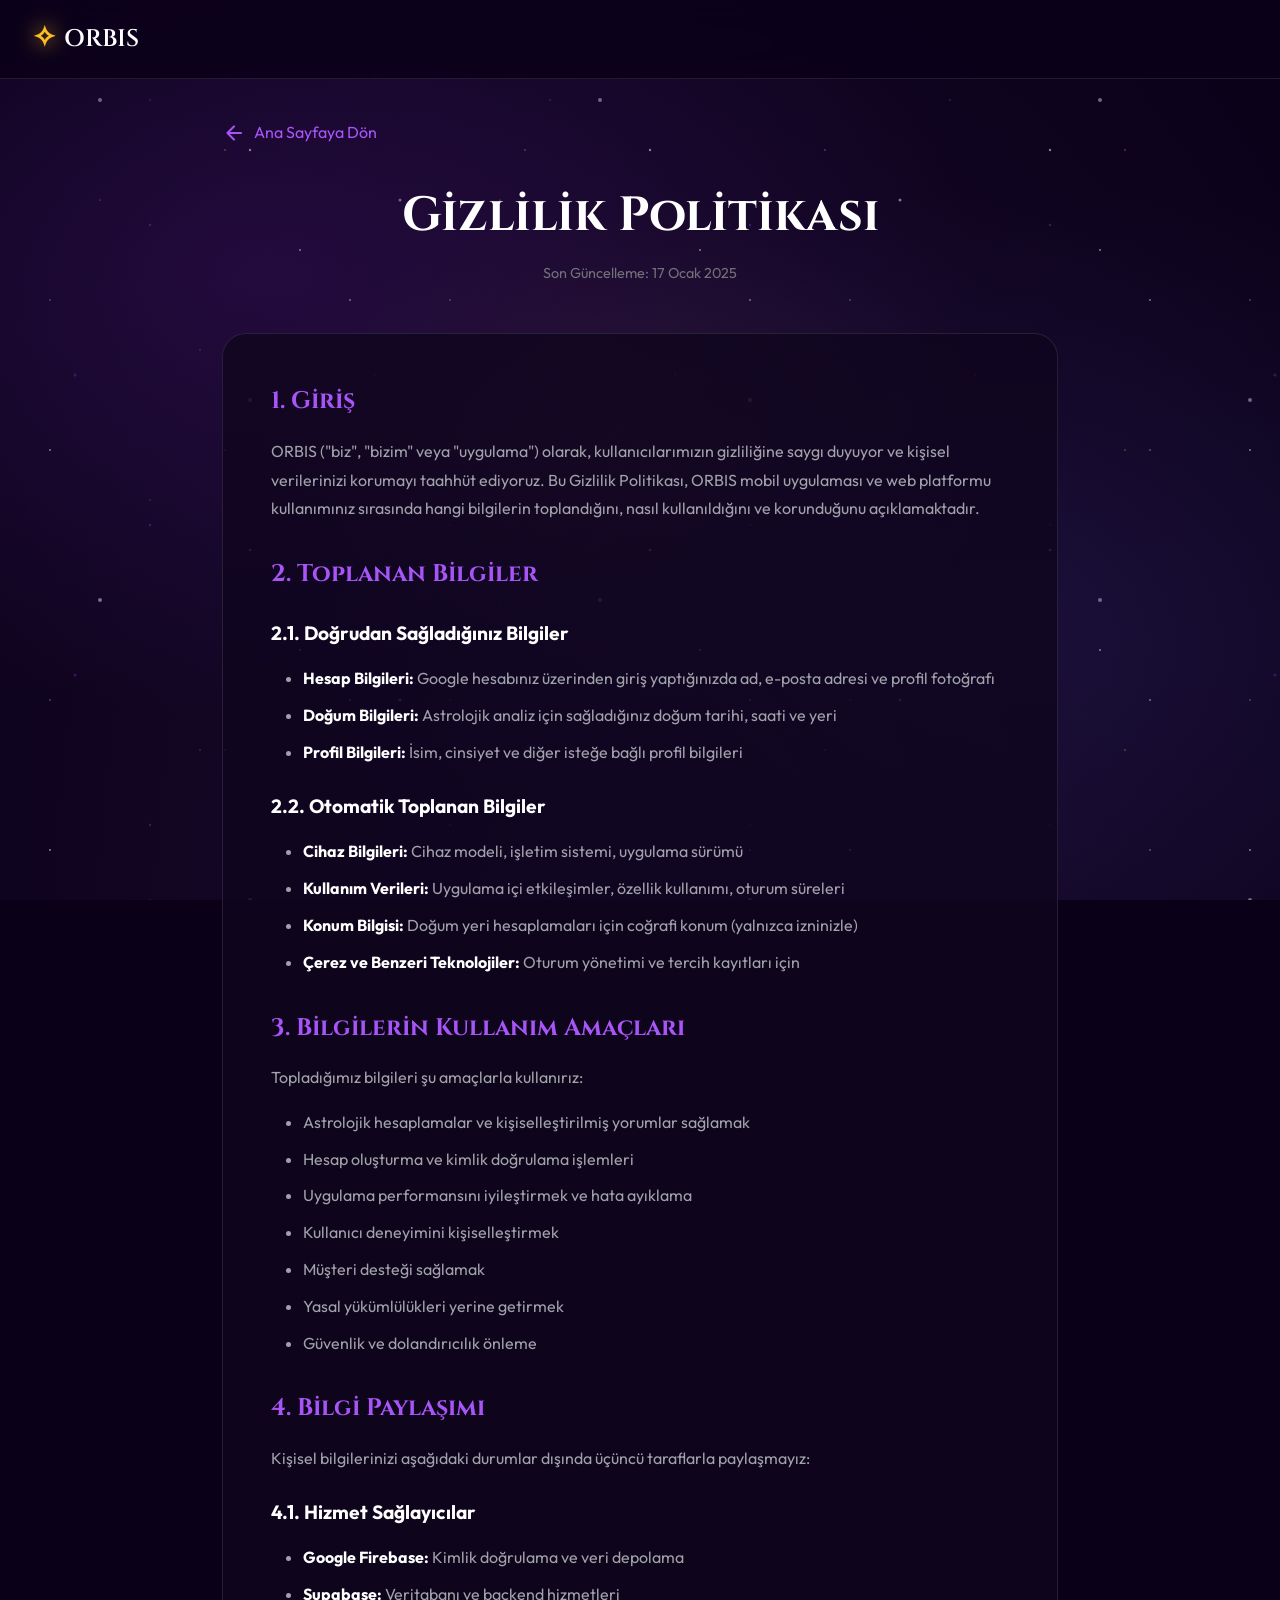
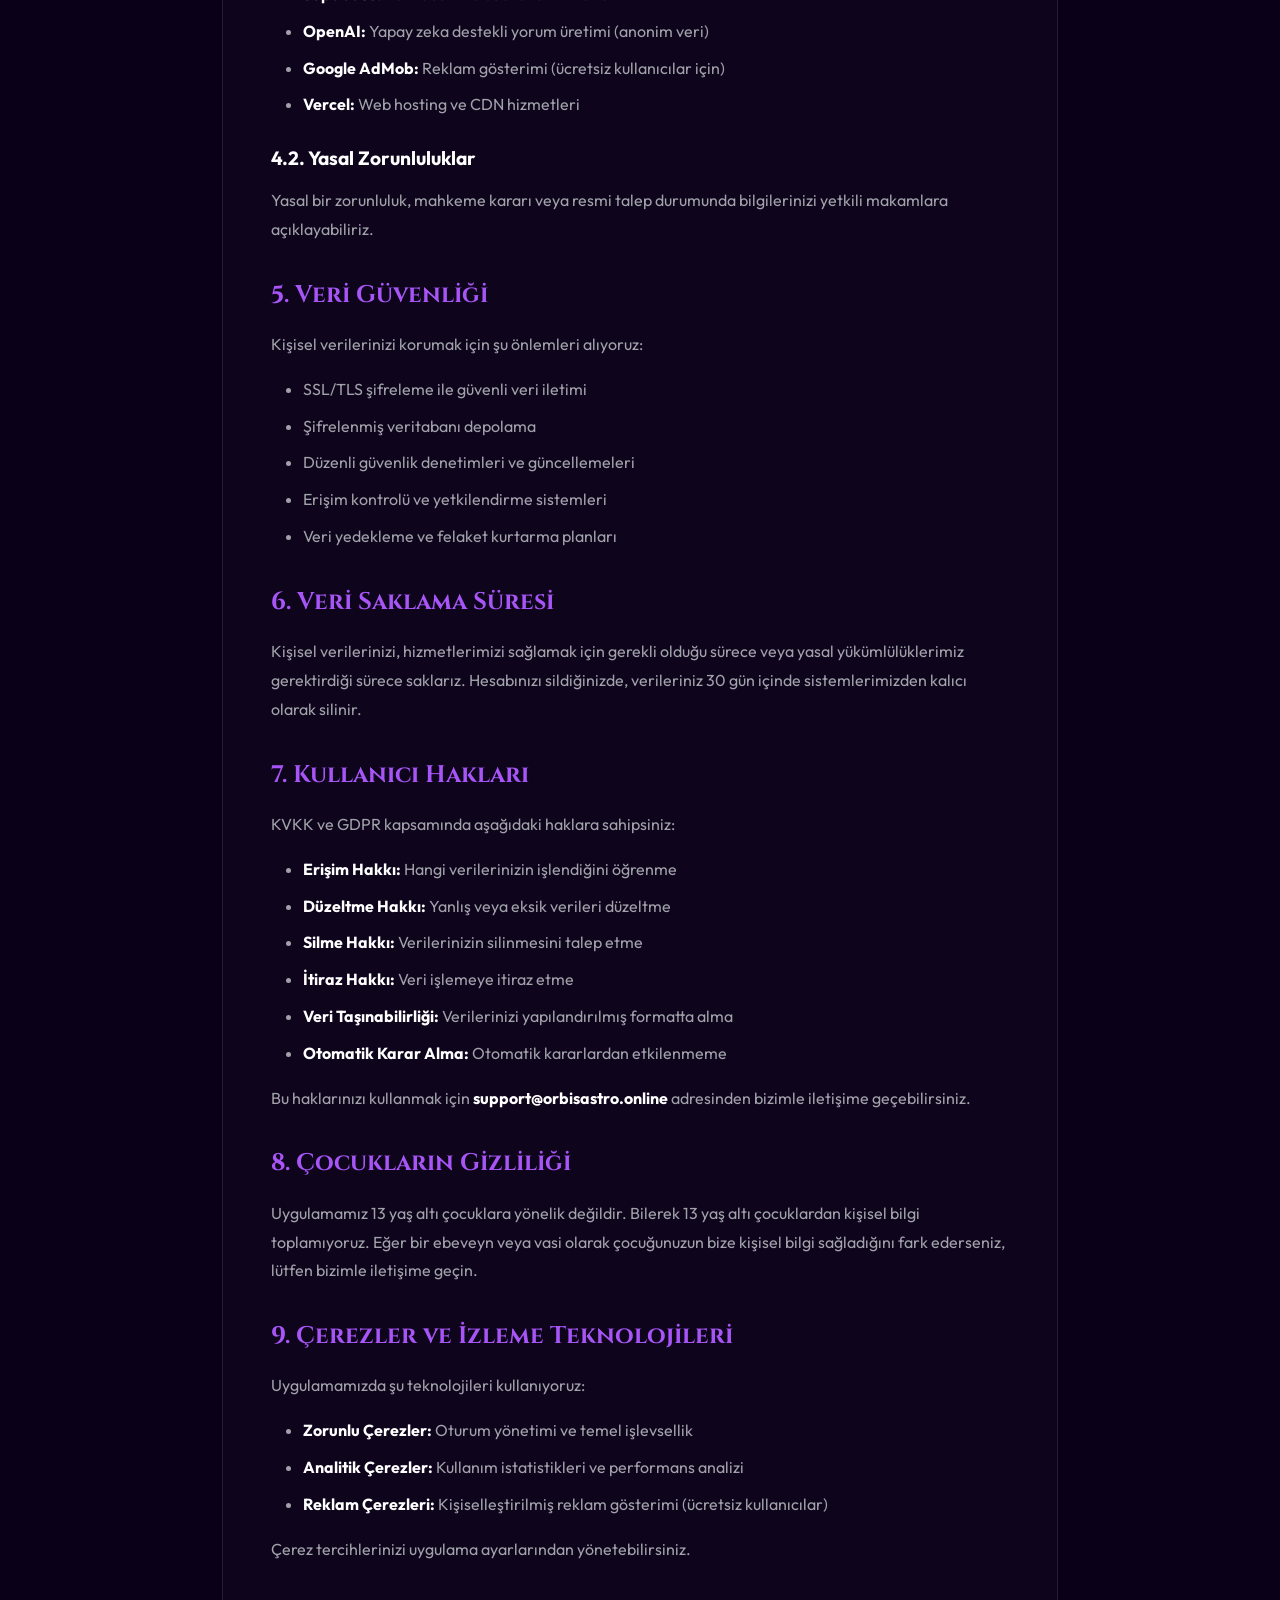
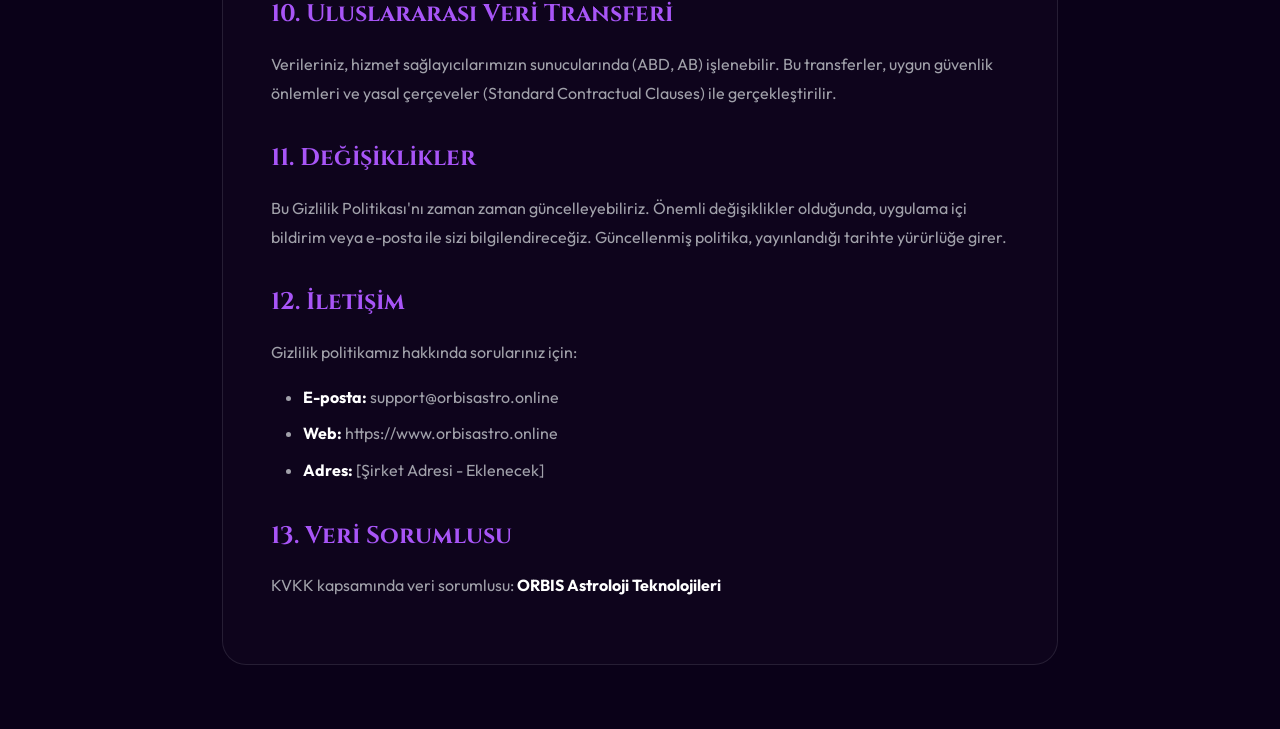
<file: legal/privacy.html>
<!doctype html>
<html lang="tr">
  <head>
    <meta charset="UTF-8" />
    <meta name="viewport" content="width=device-width, initial-scale=1.0" />
    <meta
      name="description"
      content="ORBIS Gizlilik Politikası - Kişisel verilerinizin korunması ve işlenmesi hakkında bilgiler"
    />
    <title>Gizlilik Politikası | ORBIS</title>
    <link rel="icon" type="image/png" href="../images/favicon.png" />
    <link rel="preconnect" href="https://fonts.googleapis.com" />
    <link rel="preconnect" href="https://fonts.gstatic.com" crossorigin />
    <link
      href="https://fonts.googleapis.com/css2?family=Cinzel:wght@400;500;600;700&family=Outfit:wght@300;400;500;600;700&display=swap"
      rel="stylesheet"
    />
    <link
      rel="stylesheet"
      href="https://fonts.googleapis.com/css2?family=Material+Symbols+Rounded:opsz,wght,FILL,GRAD@24,400,1,0"
    />
    <link rel="stylesheet" href="../styles.css" />
    <style>
      .legal-container {
        max-width: 900px;
        margin: 0 auto;
        padding: 120px 2rem 4rem;
      }
      .legal-header {
        text-align: center;
        margin-bottom: 3rem;
      }
      .legal-title {
        font-family: "Cinzel", serif;
        font-size: clamp(2rem, 5vw, 3rem);
        margin-bottom: 0.5rem;
      }
      .legal-date {
        color: var(--text-muted);
        font-size: 0.9rem;
      }
      .legal-content {
        background: var(--bg-card);
        border: 1px solid var(--glass-border);
        border-radius: 24px;
        padding: 3rem;
      }
      .legal-content h2 {
        font-family: "Cinzel", serif;
        font-size: 1.5rem;
        margin: 2rem 0 1rem;
        color: var(--primary-light);
      }
      .legal-content h2:first-child {
        margin-top: 0;
      }
      .legal-content h3 {
        font-size: 1.2rem;
        margin: 1.5rem 0 0.75rem;
        color: var(--text-primary);
      }
      .legal-content p {
        color: var(--text-secondary);
        line-height: 1.8;
        margin-bottom: 1rem;
      }
      .legal-content ul,
      .legal-content ol {
        color: var(--text-secondary);
        line-height: 1.8;
        margin: 1rem 0 1rem 2rem;
      }
      .legal-content li {
        margin-bottom: 0.5rem;
      }
      .legal-content strong {
        color: var(--text-primary);
      }
      .back-btn {
        display: inline-flex;
        align-items: center;
        gap: 0.5rem;
        color: var(--primary-light);
        text-decoration: none;
        margin-bottom: 2rem;
        transition: all 0.3s ease;
      }
      .back-btn:hover {
        color: var(--primary);
        transform: translateX(-5px);
      }
      @media (max-width: 768px) {
        .legal-content {
          padding: 2rem 1.5rem;
        }
      }
    </style>
  </head>
  <body>
    <div class="cosmic-bg">
      <div class="stars"></div>
      <div class="stars2"></div>
      <div class="stars3"></div>
      <div class="nebula"></div>
    </div>

    <nav class="navbar">
      <div class="nav-container">
        <a href="../index.html" class="nav-logo">
          <span class="logo-icon">✧</span>
          <span class="logo-text">ORBIS</span>
        </a>
      </div>
    </nav>

    <div class="legal-container">
      <a href="../index.html" class="back-btn">
        <span class="material-symbols-rounded">arrow_back</span>
        Ana Sayfaya Dön
      </a>

      <div class="legal-header">
        <h1 class="legal-title">Gizlilik Politikası</h1>
        <p class="legal-date">Son Güncelleme: 17 Ocak 2025</p>
      </div>

      <div class="legal-content">
        <h2>1. Giriş</h2>
        <p>
          ORBIS ("biz", "bizim" veya "uygulama") olarak, kullanıcılarımızın
          gizliliğine saygı duyuyor ve kişisel verilerinizi korumayı taahhüt
          ediyoruz. Bu Gizlilik Politikası, ORBIS mobil uygulaması ve web
          platformu kullanımınız sırasında hangi bilgilerin toplandığını, nasıl
          kullanıldığını ve korunduğunu açıklamaktadır.
        </p>

        <h2>2. Toplanan Bilgiler</h2>

        <h3>2.1. Doğrudan Sağladığınız Bilgiler</h3>
        <ul>
          <li>
            <strong>Hesap Bilgileri:</strong> Google hesabınız üzerinden giriş
            yaptığınızda ad, e-posta adresi ve profil fotoğrafı
          </li>
          <li>
            <strong>Doğum Bilgileri:</strong> Astrolojik analiz için
            sağladığınız doğum tarihi, saati ve yeri
          </li>
          <li>
            <strong>Profil Bilgileri:</strong> İsim, cinsiyet ve diğer isteğe
            bağlı profil bilgileri
          </li>
        </ul>

        <h3>2.2. Otomatik Toplanan Bilgiler</h3>
        <ul>
          <li>
            <strong>Cihaz Bilgileri:</strong> Cihaz modeli, işletim sistemi,
            uygulama sürümü
          </li>
          <li>
            <strong>Kullanım Verileri:</strong> Uygulama içi etkileşimler,
            özellik kullanımı, oturum süreleri
          </li>
          <li>
            <strong>Konum Bilgisi:</strong> Doğum yeri hesaplamaları için
            coğrafi konum (yalnızca izninizle)
          </li>
          <li>
            <strong>Çerez ve Benzeri Teknolojiler:</strong> Oturum yönetimi ve
            tercih kayıtları için
          </li>
        </ul>

        <h2>3. Bilgilerin Kullanım Amaçları</h2>
        <p>Topladığımız bilgileri şu amaçlarla kullanırız:</p>
        <ul>
          <li>
            Astrolojik hesaplamalar ve kişiselleştirilmiş yorumlar sağlamak
          </li>
          <li>Hesap oluşturma ve kimlik doğrulama işlemleri</li>
          <li>Uygulama performansını iyileştirmek ve hata ayıklama</li>
          <li>Kullanıcı deneyimini kişiselleştirmek</li>
          <li>Müşteri desteği sağlamak</li>
          <li>Yasal yükümlülükleri yerine getirmek</li>
          <li>Güvenlik ve dolandırıcılık önleme</li>
        </ul>

        <h2>4. Bilgi Paylaşımı</h2>
        <p>
          Kişisel bilgilerinizi aşağıdaki durumlar dışında üçüncü taraflarla
          paylaşmayız:
        </p>

        <h3>4.1. Hizmet Sağlayıcılar</h3>
        <ul>
          <li>
            <strong>Google Firebase:</strong> Kimlik doğrulama ve veri depolama
          </li>
          <li><strong>Supabase:</strong> Veritabanı ve backend hizmetleri</li>
          <li>
            <strong>OpenAI:</strong> Yapay zeka destekli yorum üretimi (anonim
            veri)
          </li>
          <li>
            <strong>Google AdMob:</strong> Reklam gösterimi (ücretsiz
            kullanıcılar için)
          </li>
          <li><strong>Vercel:</strong> Web hosting ve CDN hizmetleri</li>
        </ul>

        <h3>4.2. Yasal Zorunluluklar</h3>
        <p>
          Yasal bir zorunluluk, mahkeme kararı veya resmi talep durumunda
          bilgilerinizi yetkili makamlara açıklayabiliriz.
        </p>

        <h2>5. Veri Güvenliği</h2>
        <p>Kişisel verilerinizi korumak için şu önlemleri alıyoruz:</p>
        <ul>
          <li>SSL/TLS şifreleme ile güvenli veri iletimi</li>
          <li>Şifrelenmiş veritabanı depolama</li>
          <li>Düzenli güvenlik denetimleri ve güncellemeleri</li>
          <li>Erişim kontrolü ve yetkilendirme sistemleri</li>
          <li>Veri yedekleme ve felaket kurtarma planları</li>
        </ul>

        <h2>6. Veri Saklama Süresi</h2>
        <p>
          Kişisel verilerinizi, hizmetlerimizi sağlamak için gerekli olduğu
          sürece veya yasal yükümlülüklerimiz gerektirdiği sürece saklarız.
          Hesabınızı sildiğinizde, verileriniz 30 gün içinde sistemlerimizden
          kalıcı olarak silinir.
        </p>

        <h2>7. Kullanıcı Hakları</h2>
        <p>KVKK ve GDPR kapsamında aşağıdaki haklara sahipsiniz:</p>
        <ul>
          <li>
            <strong>Erişim Hakkı:</strong> Hangi verilerinizin işlendiğini
            öğrenme
          </li>
          <li>
            <strong>Düzeltme Hakkı:</strong> Yanlış veya eksik verileri düzeltme
          </li>
          <li>
            <strong>Silme Hakkı:</strong> Verilerinizin silinmesini talep etme
          </li>
          <li><strong>İtiraz Hakkı:</strong> Veri işlemeye itiraz etme</li>
          <li>
            <strong>Veri Taşınabilirliği:</strong> Verilerinizi yapılandırılmış
            formatta alma
          </li>
          <li>
            <strong>Otomatik Karar Alma:</strong> Otomatik kararlardan
            etkilenmeme
          </li>
        </ul>
        <p>
          Bu haklarınızı kullanmak için
          <strong>support@orbisastro.online</strong> adresinden bizimle
          iletişime geçebilirsiniz.
        </p>

        <h2>8. Çocukların Gizliliği</h2>
        <p>
          Uygulamamız 13 yaş altı çocuklara yönelik değildir. Bilerek 13 yaş
          altı çocuklardan kişisel bilgi toplamıyoruz. Eğer bir ebeveyn veya
          vasi olarak çocuğunuzun bize kişisel bilgi sağladığını fark ederseniz,
          lütfen bizimle iletişime geçin.
        </p>

        <h2>9. Çerezler ve İzleme Teknolojileri</h2>
        <p>Uygulamamızda şu teknolojileri kullanıyoruz:</p>
        <ul>
          <li>
            <strong>Zorunlu Çerezler:</strong> Oturum yönetimi ve temel
            işlevsellik
          </li>
          <li>
            <strong>Analitik Çerezler:</strong> Kullanım istatistikleri ve
            performans analizi
          </li>
          <li>
            <strong>Reklam Çerezleri:</strong> Kişiselleştirilmiş reklam
            gösterimi (ücretsiz kullanıcılar)
          </li>
        </ul>
        <p>Çerez tercihlerinizi uygulama ayarlarından yönetebilirsiniz.</p>

        <h2>10. Uluslararası Veri Transferi</h2>
        <p>
          Verileriniz, hizmet sağlayıcılarımızın sunucularında (ABD, AB)
          işlenebilir. Bu transferler, uygun güvenlik önlemleri ve yasal
          çerçeveler (Standard Contractual Clauses) ile gerçekleştirilir.
        </p>

        <h2>11. Değişiklikler</h2>
        <p>
          Bu Gizlilik Politikası'nı zaman zaman güncelleyebiliriz. Önemli
          değişiklikler olduğunda, uygulama içi bildirim veya e-posta ile sizi
          bilgilendireceğiz. Güncellenmiş politika, yayınlandığı tarihte
          yürürlüğe girer.
        </p>

        <h2>12. İletişim</h2>
        <p>Gizlilik politikamız hakkında sorularınız için:</p>
        <ul>
          <li><strong>E-posta:</strong> support@orbisastro.online</li>
          <li><strong>Web:</strong> https://www.orbisastro.online</li>
          <li><strong>Adres:</strong> [Şirket Adresi - Eklenecek]</li>
        </ul>

        <h2>13. Veri Sorumlusu</h2>
        <p>
          KVKK kapsamında veri sorumlusu:
          <strong>ORBIS Astroloji Teknolojileri</strong>
        </p>
      </div>
    </div>

    <script src="../script.js"></script>
  </body>
</html>
</file>
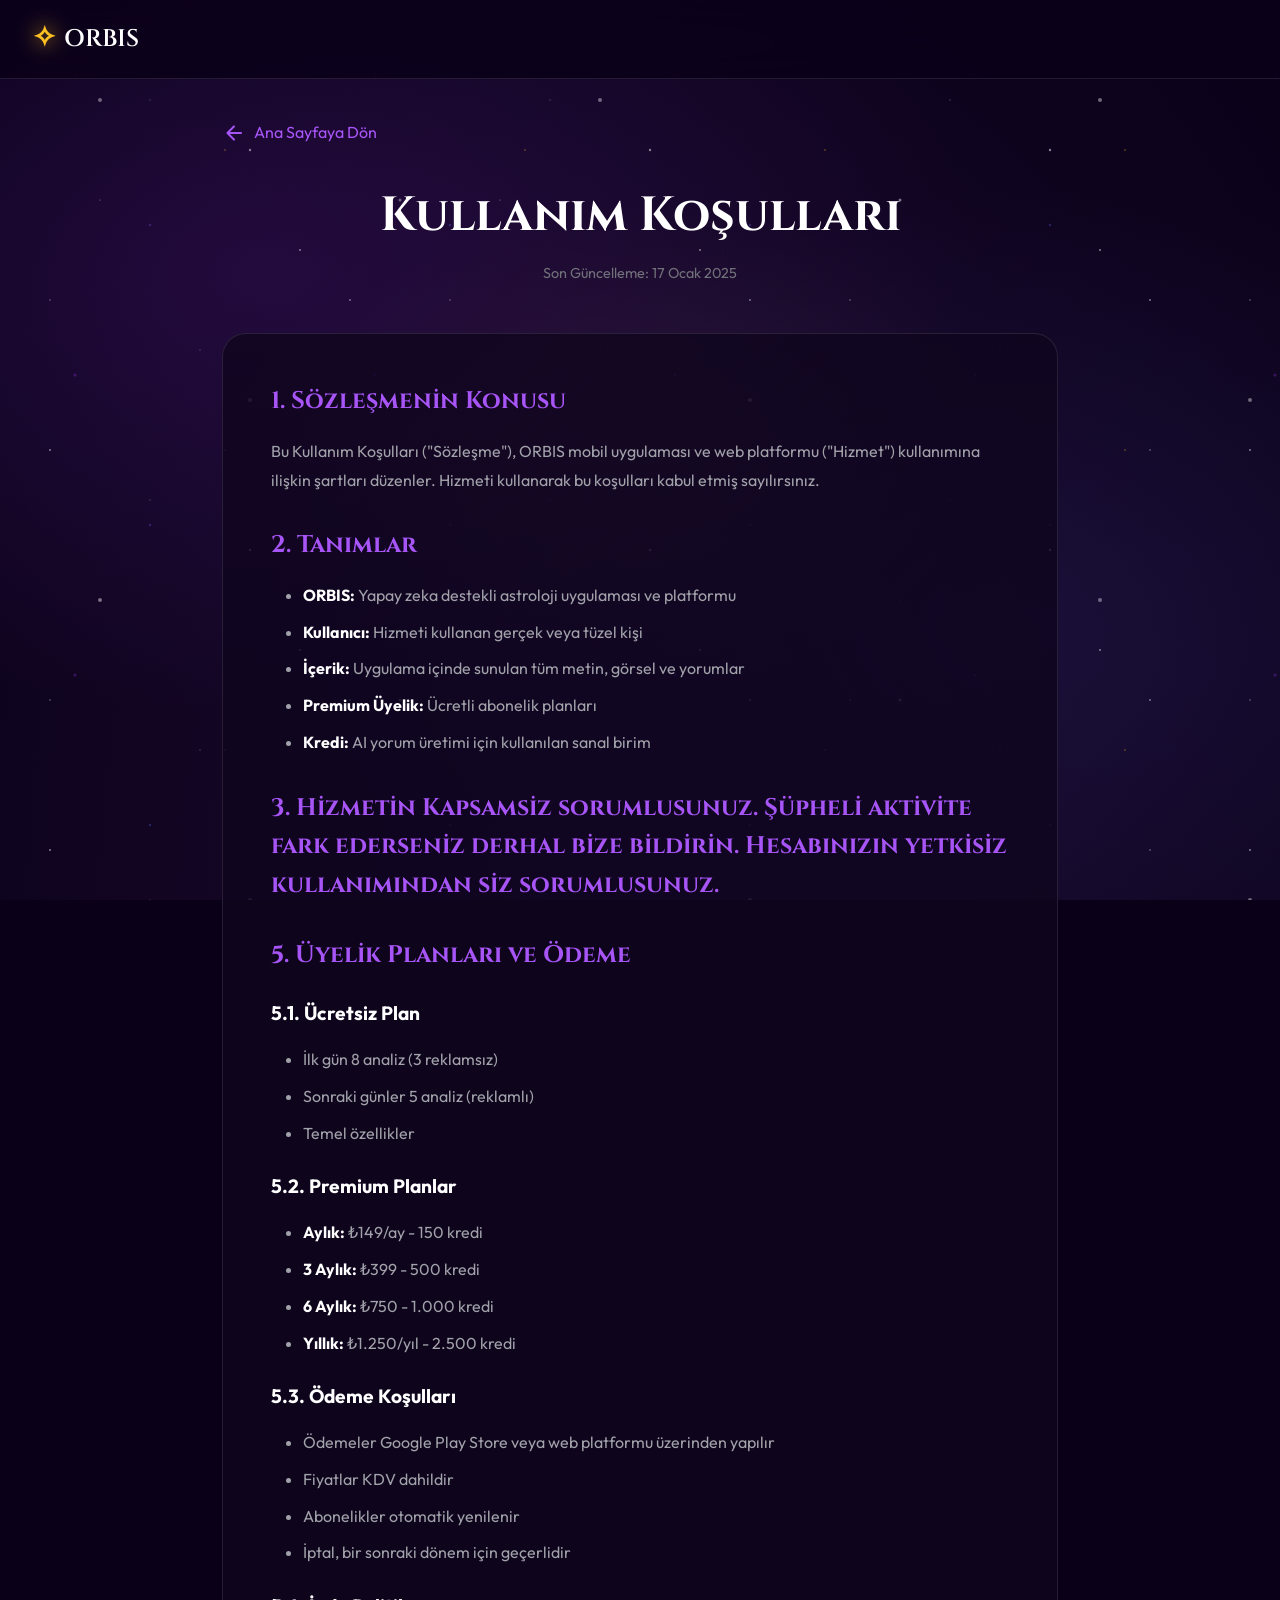
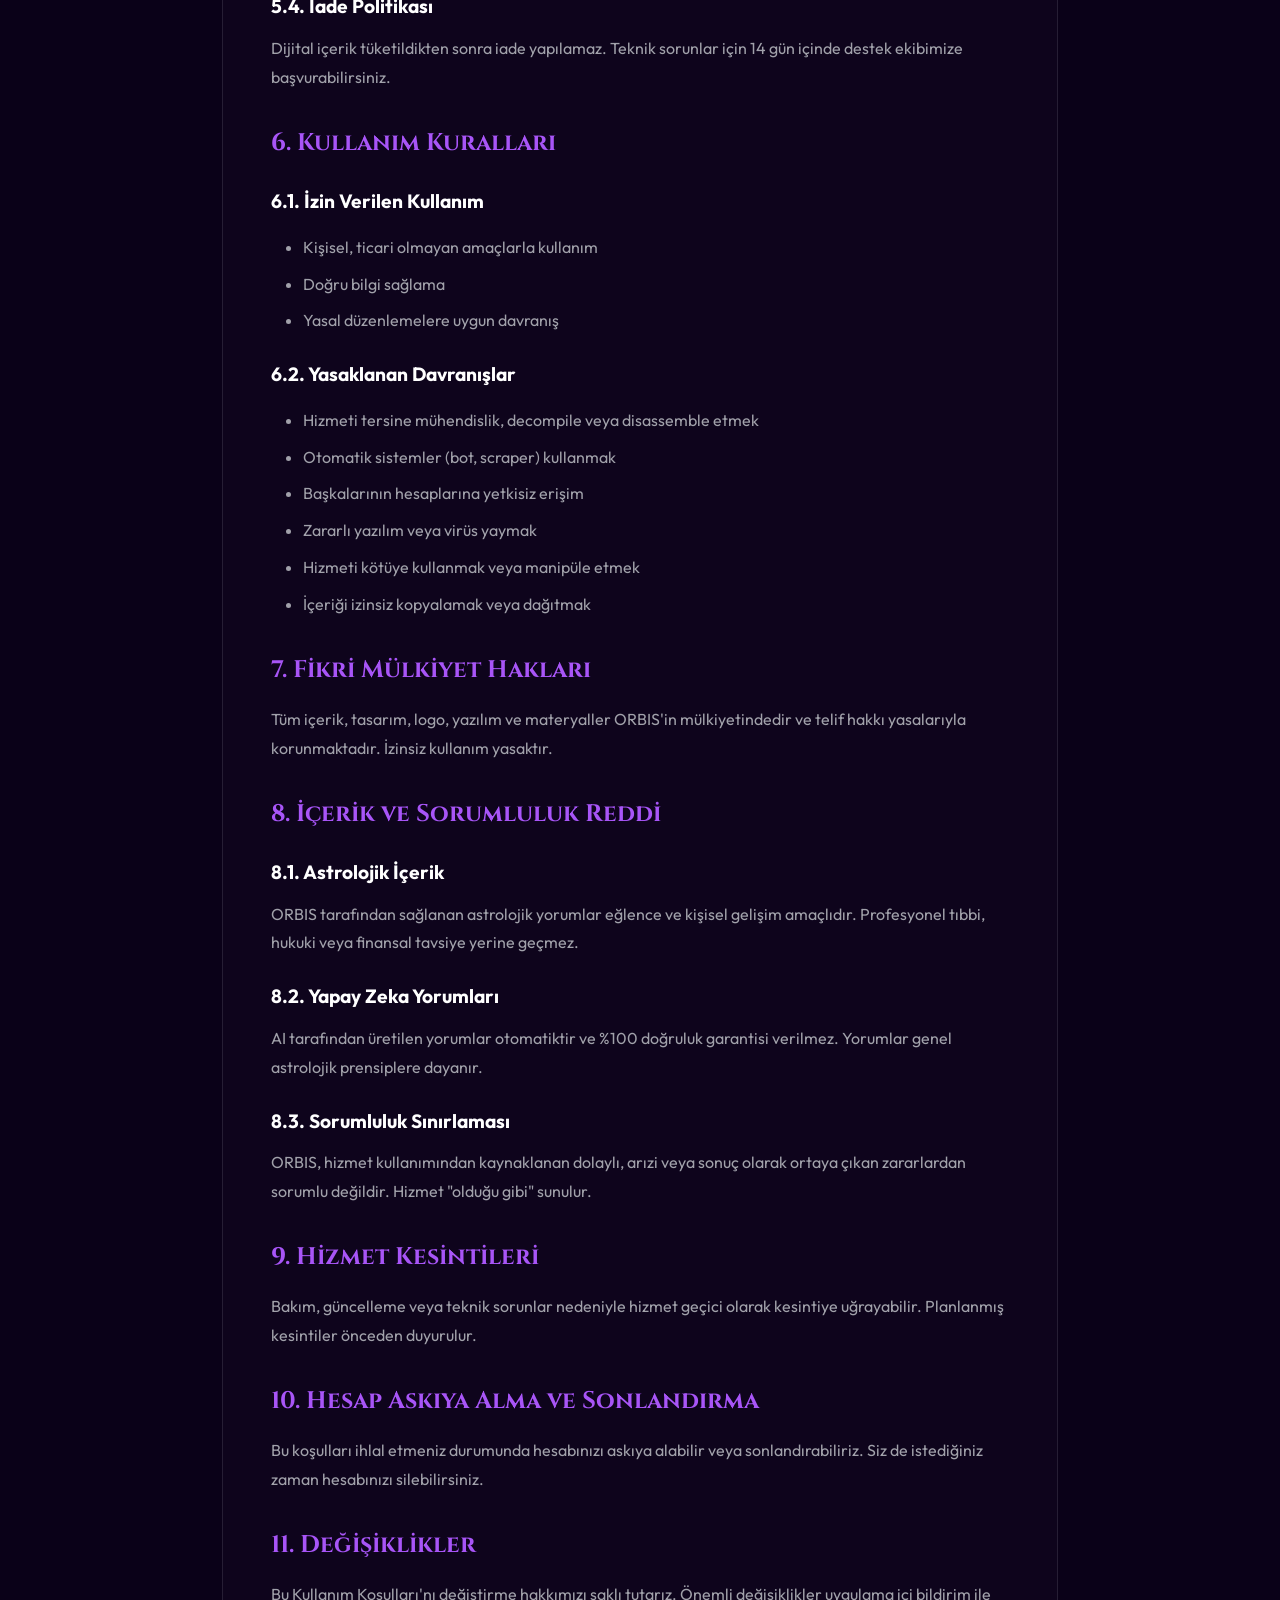
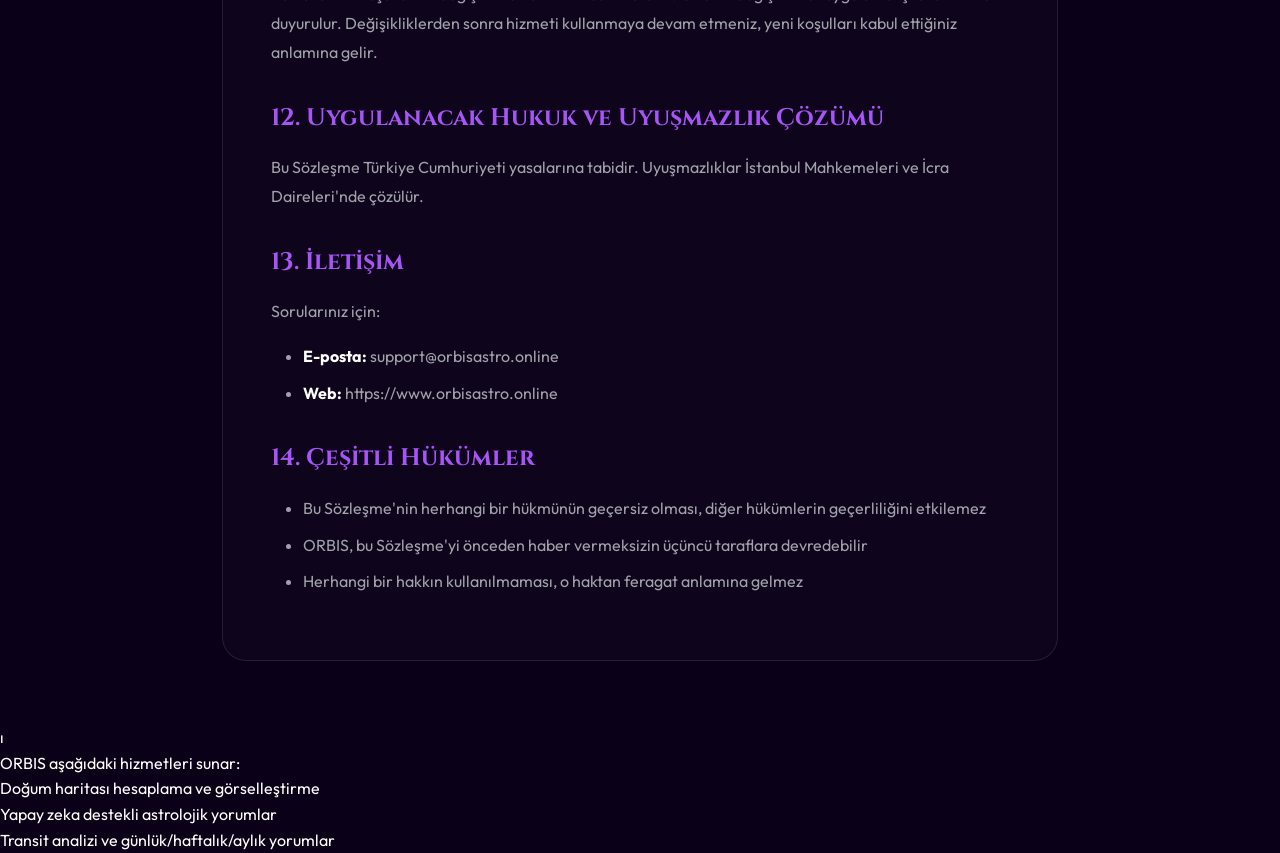
<file: legal/terms.html>
<!doctype html>
<html lang="tr">
  <head>
    <meta charset="UTF-8" />
    <meta name="viewport" content="width=device-width, initial-scale=1.0" />
    <meta
      name="description"
      content="ORBIS Kullanım Koşulları - Uygulama kullanım şartları ve kuralları"
    />
    <title>Kullanım Koşulları | ORBIS</title>
    <link rel="icon" type="image/png" href="../images/favicon.png" />
    <link rel="preconnect" href="https://fonts.googleapis.com" />
    <link rel="preconnect" href="https://fonts.gstatic.com" crossorigin />
    <link
      href="https://fonts.googleapis.com/css2?family=Cinzel:wght@400;500;600;700&family=Outfit:wght@300;400;500;600;700&display=swap"
      rel="stylesheet"
    />
    <link
      rel="stylesheet"
      href="https://fonts.googleapis.com/css2?family=Material+Symbols+Rounded:opsz,wght,FILL,GRAD@24,400,1,0"
    />
    <link rel="stylesheet" href="../styles.css" />
    <style>
      .legal-container {
        max-width: 900px;
        margin: 0 auto;
        padding: 120px 2rem 4rem;
      }
      .legal-header {
        text-align: center;
        margin-bottom: 3rem;
      }
      .legal-title {
        font-family: "Cinzel", serif;
        font-size: clamp(2rem, 5vw, 3rem);
        margin-bottom: 0.5rem;
      }
      .legal-date {
        color: var(--text-muted);
        font-size: 0.9rem;
      }
      .legal-content {
        background: var(--bg-card);
        border: 1px solid var(--glass-border);
        border-radius: 24px;
        padding: 3rem;
      }
      .legal-content h2 {
        font-family: "Cinzel", serif;
        font-size: 1.5rem;
        margin: 2rem 0 1rem;
        color: var(--primary-light);
      }
      .legal-content h2:first-child {
        margin-top: 0;
      }
      .legal-content h3 {
        font-size: 1.2rem;
        margin: 1.5rem 0 0.75rem;
        color: var(--text-primary);
      }
      .legal-content p {
        color: var(--text-secondary);
        line-height: 1.8;
        margin-bottom: 1rem;
      }
      .legal-content ul,
      .legal-content ol {
        color: var(--text-secondary);
        line-height: 1.8;
        margin: 1rem 0 1rem 2rem;
      }
      .legal-content li {
        margin-bottom: 0.5rem;
      }
      .legal-content strong {
        color: var(--text-primary);
      }
      .back-btn {
        display: inline-flex;
        align-items: center;
        gap: 0.5rem;
        color: var(--primary-light);
        text-decoration: none;
        margin-bottom: 2rem;
        transition: all 0.3s ease;
      }
      .back-btn:hover {
        color: var(--primary);
        transform: translateX(-5px);
      }
      @media (max-width: 768px) {
        .legal-content {
          padding: 2rem 1.5rem;
        }
      }
    </style>
  </head>
  <body>
    <div class="cosmic-bg">
      <div class="stars"></div>
      <div class="stars2"></div>
      <div class="stars3"></div>
      <div class="nebula"></div>
    </div>

    <nav class="navbar">
      <div class="nav-container">
        <a href="../index.html" class="nav-logo">
          <span class="logo-icon">✧</span>
          <span class="logo-text">ORBIS</span>
        </a>
      </div>
    </nav>

    <div class="legal-container">
      <a href="../index.html" class="back-btn">
        <span class="material-symbols-rounded">arrow_back</span>
        Ana Sayfaya Dön
      </a>

      <div class="legal-header">
        <h1 class="legal-title">Kullanım Koşulları</h1>
        <p class="legal-date">Son Güncelleme: 17 Ocak 2025</p>
      </div>

      <div class="legal-content">
        <h2>1. Sözleşmenin Konusu</h2>
        <p>
          Bu Kullanım Koşulları ("Sözleşme"), ORBIS mobil uygulaması ve web
          platformu ("Hizmet") kullanımına ilişkin şartları düzenler. Hizmeti
          kullanarak bu koşulları kabul etmiş sayılırsınız.
        </p>

        <h2>2. Tanımlar</h2>
        <ul>
          <li>
            <strong>ORBIS:</strong> Yapay zeka destekli astroloji uygulaması ve
            platformu
          </li>
          <li>
            <strong>Kullanıcı:</strong> Hizmeti kullanan gerçek veya tüzel kişi
          </li>
          <li>
            <strong>İçerik:</strong> Uygulama içinde sunulan tüm metin, görsel
            ve yorumlar
          </li>
          <li><strong>Premium Üyelik:</strong> Ücretli abonelik planları</li>
          <li>
            <strong>Kredi:</strong> AI yorum üretimi için kullanılan sanal birim
          </li>
        </ul>

        <h2>3. Hizmetin Kapsamsiz sorumlusunuz. Şüpheli aktivite fark ederseniz derhal bize bildirin. Hesabınızın yetkisiz kullanımından siz sorumlusunuz.
        </p>

        <h2>5. Üyelik Planları ve Ödeme</h2>
        
        <h3>5.1. Ücretsiz Plan</h3>
        <ul>
          <li>İlk gün 8 analiz (3 reklamsız)</li>
          <li>Sonraki günler 5 analiz (reklamlı)</li>
          <li>Temel özellikler</li>
        </ul>

        <h3>5.2. Premium Planlar</h3>
        <ul>
          <li><strong>Aylık:</strong> ₺149/ay - 150 kredi</li>
          <li><strong>3 Aylık:</strong> ₺399 - 500 kredi</li>
          <li><strong>6 Aylık:</strong> ₺750 - 1.000 kredi</li>
          <li><strong>Yıllık:</strong> ₺1.250/yıl - 2.500 kredi</li>
        </ul>

        <h3>5.3. Ödeme Koşulları</h3>
        <ul>
          <li>Ödemeler Google Play Store veya web platformu üzerinden yapılır</li>
          <li>Fiyatlar KDV dahildir</li>
          <li>Abonelikler otomatik yenilenir</li>
          <li>İptal, bir sonraki dönem için geçerlidir</li>
        </ul>

        <h3>5.4. İade Politikası</h3>
        <p>
          Dijital içerik tüketildikten sonra iade yapılamaz. Teknik sorunlar için 14 gün içinde destek ekibimize başvurabilirsiniz.
        </p>

        <h2>6. Kullanım Kuralları</h2>
        
        <h3>6.1. İzin Verilen Kullanım</h3>
        <ul>
          <li>Kişisel, ticari olmayan amaçlarla kullanım</li>
          <li>Doğru bilgi sağlama</li>
          <li>Yasal düzenlemelere uygun davranış</li>
        </ul>

        <h3>6.2. Yasaklanan Davranışlar</h3>
        <ul>
          <li>Hizmeti tersine mühendislik, decompile veya disassemble etmek</li>
          <li>Otomatik sistemler (bot, scraper) kullanmak</li>
          <li>Başkalarının hesaplarına yetkisiz erişim</li>
          <li>Zararlı yazılım veya virüs yaymak</li>
          <li>Hizmeti kötüye kullanmak veya manipüle etmek</li>
          <li>İçeriği izinsiz kopyalamak veya dağıtmak</li>
        </ul>

        <h2>7. Fikri Mülkiyet Hakları</h2>
        <p>
          Tüm içerik, tasarım, logo, yazılım ve materyaller ORBIS'in mülkiyetindedir ve telif hakkı yasalarıyla korunmaktadır. İzinsiz kullanım yasaktır.
        </p>

        <h2>8. İçerik ve Sorumluluk Reddi</h2>
        
        <h3>8.1. Astrolojik İçerik</h3>
        <p>
          ORBIS tarafından sağlanan astrolojik yorumlar eğlence ve kişisel gelişim amaçlıdır. Profesyonel tıbbi, hukuki veya finansal tavsiye yerine geçmez.
        </p>

        <h3>8.2. Yapay Zeka Yorumları</h3>
        <p>
          AI tarafından üretilen yorumlar otomatiktir ve %100 doğruluk garantisi verilmez. Yorumlar genel astrolojik prensiplere dayanır.
        </p>

        <h3>8.3. Sorumluluk Sınırlaması</h3>
        <p>
          ORBIS, hizmet kullanımından kaynaklanan dolaylı, arızi veya sonuç olarak ortaya çıkan zararlardan sorumlu değildir. Hizmet "olduğu gibi" sunulur.
        </p>

        <h2>9. Hizmet Kesintileri</h2>
        <p>
          Bakım, güncelleme veya teknik sorunlar nedeniyle hizmet geçici olarak kesintiye uğrayabilir. Planlanmış kesintiler önceden duyurulur.
        </p>

        <h2>10. Hesap Askıya Alma ve Sonlandırma</h2>
        <p>
          Bu koşulları ihlal etmeniz durumunda hesabınızı askıya alabilir veya sonlandırabiliriz. Siz de istediğiniz zaman hesabınızı silebilirsiniz.
        </p>

        <h2>11. Değişiklikler</h2>
        <p>
          Bu Kullanım Koşulları'nı değiştirme hakkımızı saklı tutarız. Önemli değişiklikler uygulama içi bildirim ile duyurulur. Değişikliklerden sonra hizmeti kullanmaya devam etmeniz, yeni koşulları kabul ettiğiniz anlamına gelir.
        </p>

        <h2>12. Uygulanacak Hukuk ve Uyuşmazlık Çözümü</h2>
        <p>
          Bu Sözleşme Türkiye Cumhuriyeti yasalarına tabidir. Uyuşmazlıklar İstanbul Mahkemeleri ve İcra Daireleri'nde çözülür.
        </p>

        <h2>13. İletişim</h2>
        <p>Sorularınız için:</p>
        <ul>
          <li><strong>E-posta:</strong> support@orbisastro.online</li>
          <li><strong>Web:</strong> https://www.orbisastro.online</li>
        </ul>

        <h2>14. Çeşitli Hükümler</h2>
        <ul>
          <li>Bu Sözleşme'nin herhangi bir hükmünün geçersiz olması, diğer hükümlerin geçerliliğini etkilemez</li>
          <li>ORBIS, bu Sözleşme'yi önceden haber vermeksizin üçüncü taraflara devredebilir</li>
          <li>Herhangi bir hakkın kullanılmaması, o haktan feragat anlamına gelmez</li>
        </ul>
      </div>
    </div>

    <script src="../script.js"></script>
  </body>
</html>
ı</h2>
        <p>ORBIS aşağıdaki hizmetleri sunar:</p>
        <ul>
          <li>Doğum haritası hesaplama ve görselleştirme</li>
          <li>Yapay zeka destekli astrolojik yorumlar</li>
          <li>Transit analizi ve günlük/haftalık/aylık yorumlar</li>
        </ul>
      </div>
    </div>
  </body>
</html>
</file>
<file: styles.css>
/* ═══════════════════════════════════════════════════════════════
   ORBIS LANDING PAGE - COSMIC THEME
   ═══════════════════════════════════════════════════════════════ */

/* CSS Variables */
:root {
  --primary: #9333ea;
  --primary-light: #a855f7;
  --primary-dark: #7c3aed;
  --gold: #fbbf24;
  --gold-light: #fcd34d;
  --bg-dark: #0a0118;
  --bg-card: rgba(15, 5, 30, 0.8);
  --text-primary: #ffffff;
  --text-secondary: #a1a1aa;
  --text-muted: #71717a;
  --gradient-primary: linear-gradient(
    135deg,
    #9333ea 0%,
    #7c3aed 50%,
    #6366f1 100%
  );
  --gradient-gold: linear-gradient(135deg, #fbbf24 0%, #f59e0b 100%);
  --glass: rgba(255, 255, 255, 0.05);
  --glass-border: rgba(255, 255, 255, 0.1);
}

/* Reset & Base */
*,
*::before,
*::after {
  margin: 0;
  padding: 0;
  box-sizing: border-box;
}

html {
  scroll-behavior: smooth;
}

body {
  font-family: "Outfit", sans-serif;
  background: var(--bg-dark);
  color: var(--text-primary);
  line-height: 1.6;
  overflow-x: hidden;
}

/* ═══════════════════════════════════════════════════════════════
   COSMIC BACKGROUND
   ═══════════════════════════════════════════════════════════════ */

.cosmic-bg {
  position: fixed;
  top: 0;
  left: 0;
  width: 100%;
  height: 100%;
  z-index: -1;
  background: radial-gradient(ellipse at bottom, #1a0a2e 0%, #0a0118 100%);
}

.stars,
.stars2,
.stars3 {
  position: absolute;
  width: 100%;
  height: 100%;
  background-repeat: repeat;
}

.stars {
  background: url("data:image/svg+xml,%3Csvg xmlns='http://www.w3.org/2000/svg' width='400' height='400' viewBox='0 0 400 400'%3E%3Ccircle fill='%23ffffff' cx='50' cy='50' r='1'/%3E%3Ccircle fill='%23ffffff' cx='150' cy='100' r='0.5'/%3E%3Ccircle fill='%23ffffff' cx='250' cy='150' r='1.2'/%3E%3Ccircle fill='%23ffffff' cx='350' cy='50' r='0.8'/%3E%3Ccircle fill='%23ffffff' cx='100' cy='200' r='0.6'/%3E%3Ccircle fill='%23ffffff' cx='300' cy='250' r='1'/%3E%3Ccircle fill='%23ffffff' cx='50' cy='300' r='0.7'/%3E%3Ccircle fill='%23ffffff' cx='200' cy='350' r='0.5'/%3E%3Ccircle fill='%23ffffff' cx='350' cy='300' r='0.9'/%3E%3C/svg%3E");
  animation: twinkle 8s ease-in-out infinite;
  opacity: 0.5;
}

.stars2 {
  background: url("data:image/svg+xml,%3Csvg xmlns='http://www.w3.org/2000/svg' width='300' height='300' viewBox='0 0 300 300'%3E%3Ccircle fill='%239333ea' cx='75' cy='75' r='1.5'/%3E%3Ccircle fill='%23fbbf24' cx='225' cy='150' r='1'/%3E%3Ccircle fill='%236366f1' cx='150' cy='225' r='1.2'/%3E%3C/svg%3E");
  animation: twinkle 12s ease-in-out infinite reverse;
  opacity: 0.3;
}

.stars3 {
  background: url("data:image/svg+xml,%3Csvg xmlns='http://www.w3.org/2000/svg' width='500' height='500' viewBox='0 0 500 500'%3E%3Ccircle fill='%23ffffff' cx='100' cy='100' r='2'/%3E%3Ccircle fill='%23ffffff' cx='400' cy='200' r='1.5'/%3E%3Ccircle fill='%23ffffff' cx='250' cy='400' r='2'/%3E%3C/svg%3E");
  animation: twinkle 15s ease-in-out infinite;
  opacity: 0.4;
}

.nebula {
  position: absolute;
  width: 100%;
  height: 100%;
  background:
    radial-gradient(
      ellipse at 20% 30%,
      rgba(147, 51, 234, 0.15) 0%,
      transparent 50%
    ),
    radial-gradient(
      ellipse at 80% 70%,
      rgba(99, 102, 241, 0.1) 0%,
      transparent 50%
    ),
    radial-gradient(
      ellipse at 50% 50%,
      rgba(251, 191, 36, 0.05) 0%,
      transparent 40%
    );
}

@keyframes twinkle {
  0%,
  100% {
    opacity: 0.3;
  }
  50% {
    opacity: 0.6;
  }
}

/* ═══════════════════════════════════════════════════════════════
   NAVIGATION
   ═══════════════════════════════════════════════════════════════ */

.navbar {
  position: fixed;
  top: 0;
  left: 0;
  right: 0;
  z-index: 1000;
  padding: 1rem 2rem;
  background: rgba(10, 1, 24, 0.8);
  backdrop-filter: blur(20px);
  border-bottom: 1px solid var(--glass-border);
}

.nav-container {
  max-width: 1400px;
  margin: 0 auto;
  display: flex;
  justify-content: space-between;
  align-items: center;
}

.nav-logo {
  display: flex;
  align-items: center;
  gap: 0.5rem;
  text-decoration: none;
  color: var(--text-primary);
  font-family: "Cinzel", serif;
  font-size: 1.5rem;
  font-weight: 600;
}

.logo-icon {
  font-size: 1.8rem;
  color: var(--gold);
  text-shadow: 0 0 20px var(--gold);
}

.nav-links {
  display: flex;
  align-items: center;
  gap: 2rem;
}

.nav-links a {
  color: var(--text-secondary);
  text-decoration: none;
  font-weight: 500;
  transition: color 0.3s ease;
}

.nav-links a:hover {
  color: var(--text-primary);
}

.nav-cta {
  background: var(--gradient-primary);
  padding: 0.6rem 1.5rem;
  border-radius: 50px;
  color: white !important;
}

.mobile-menu-btn {
  display: none;
  background: none;
  border: none;
  color: var(--text-primary);
  cursor: pointer;
}

.mobile-menu {
  display: none;
  position: fixed;
  top: 70px;
  left: 0;
  right: 0;
  background: rgba(10, 1, 24, 0.98);
  padding: 1rem;
  flex-direction: column;
  gap: 1rem;
  z-index: 999;
}

.mobile-menu.active {
  display: flex;
}

.mobile-menu a {
  color: var(--text-primary);
  text-decoration: none;
  padding: 0.8rem 1rem;
  border-radius: 8px;
  background: var(--glass);
}

@media (max-width: 768px) {
  .nav-links {
    display: none;
  }
  .mobile-menu-btn {
    display: block;
  }
}

/* ═══════════════════════════════════════════════════════════════
   HERO SECTION
   ═══════════════════════════════════════════════════════════════ */

.hero {
  min-height: 100vh;
  display: flex;
  align-items: center;
  padding: 120px 2rem 4rem;
  max-width: 1400px;
  margin: 0 auto;
  gap: 4rem;
}

.hero-content {
  flex: 1;
}

.hero-badge {
  display: inline-flex;
  align-items: center;
  gap: 0.5rem;
  background: var(--glass);
  border: 1px solid var(--glass-border);
  padding: 0.5rem 1rem;
  border-radius: 50px;
  font-size: 0.875rem;
  color: var(--primary-light);
  margin-bottom: 1.5rem;
}

.hero-title {
  font-family: "Cinzel", serif;
  font-size: clamp(3rem, 8vw, 6rem);
  font-weight: 700;
  line-height: 1.1;
  margin-bottom: 0.5rem;
  background: linear-gradient(135deg, #ffffff 0%, #d4d4d8 50%, #fbbf24 100%);
  -webkit-background-clip: text;
  -webkit-text-fill-color: transparent;
  background-clip: text;
}

.title-icon {
  color: var(--gold);
  text-shadow: 0 0 30px var(--gold);
  -webkit-text-fill-color: var(--gold);
}

.hero-subtitle {
  font-family: "Cinzel", serif;
  font-size: 1.5rem;
  color: var(--primary-light);
  margin-bottom: 1.5rem;
  letter-spacing: 0.3em;
}

.hero-description {
  font-size: 1.125rem;
  color: var(--text-secondary);
  max-width: 500px;
  margin-bottom: 2rem;
}

.hero-buttons {
  display: flex;
  gap: 1rem;
  flex-wrap: wrap;
  margin-bottom: 3rem;
}

.btn-primary,
.btn-secondary {
  display: inline-flex;
  align-items: center;
  justify-content: center;
  gap: 0.5rem;
  padding: 0.8rem 1.5rem;
  border-radius: 12px;
  text-decoration: none;
  font-weight: 600;
  transition: all 0.3s ease;
}

.btn-primary {
  background: transparent;
  padding: 0;
}

.store-badge {
  height: 50px;
}

.btn-secondary {
  background: var(--glass);
  border: 1px solid var(--glass-border);
  color: var(--text-primary);
}

.btn-secondary:hover {
  background: var(--primary);
  border-color: var(--primary);
}

.hero-stats {
  display: flex;
  align-items: center;
  gap: 2rem;
}

.stat {
  text-align: center;
}

.stat-number {
  display: block;
  font-size: 2rem;
  font-weight: 700;
  color: var(--gold);
}

.stat-label {
  font-size: 0.875rem;
  color: var(--text-muted);
}

.stat-divider {
  width: 1px;
  height: 40px;
  background: var(--glass-border);
}

/* Hero Visual - Orbit Animation */
.hero-visual {
  flex: 1;
  display: flex;
  justify-content: center;
  align-items: center;
}

.orbit-container {
  position: relative;
  width: 400px;
  height: 400px;
}

.planet {
  position: absolute;
  border-radius: 50%;
}

.sun {
  width: 60px;
  height: 60px;
  background: radial-gradient(circle, #fbbf24 0%, #f59e0b 50%, #d97706 100%);
  box-shadow:
    0 0 60px #fbbf24,
    0 0 120px rgba(251, 191, 36, 0.5);
  top: 50%;
  left: 50%;
  transform: translate(-50%, -50%);
}

.orbit {
  position: absolute;
  border: 1px solid rgba(147, 51, 234, 0.3);
  border-radius: 50%;
  top: 50%;
  left: 50%;
  animation: orbit-rotate linear infinite;
}

.orbit-1 {
  width: 150px;
  height: 150px;
  margin: -75px 0 0 -75px;
  animation-duration: 8s;
}

.orbit-2 {
  width: 250px;
  height: 250px;
  margin: -125px 0 0 -125px;
  animation-duration: 15s;
}

.orbit-3 {
  width: 350px;
  height: 350px;
  margin: -175px 0 0 -175px;
  animation-duration: 25s;
}

.mercury {
  width: 12px;
  height: 12px;
  background: #94a3b8;
  box-shadow: 0 0 10px #94a3b8;
  top: -6px;
  left: 50%;
  margin-left: -6px;
}

.venus {
  width: 18px;
  height: 18px;
  background: #fcd34d;
  box-shadow: 0 0 15px #fcd34d;
  top: -9px;
  left: 50%;
  margin-left: -9px;
}

.earth {
  width: 20px;
  height: 20px;
  background: linear-gradient(135deg, #3b82f6 0%, #22c55e 100%);
  box-shadow: 0 0 15px #3b82f6;
  top: -10px;
  left: 50%;
  margin-left: -10px;
}

@keyframes orbit-rotate {
  from {
    transform: rotate(0deg);
  }
  to {
    transform: rotate(360deg);
  }
}

@media (max-width: 992px) {
  .hero {
    flex-direction: column;
    text-align: center;
  }
  .hero-description {
    margin: 0 auto 2rem;
  }
  .hero-buttons,
  .hero-stats {
    justify-content: center;
  }
  .orbit-container {
    width: 300px;
    height: 300px;
  }
}

/* ═══════════════════════════════════════════════════════════════
   SECTIONS COMMON
   ═══════════════════════════════════════════════════════════════ */

.section-container {
  max-width: 1400px;
  margin: 0 auto;
  padding: 6rem 2rem;
}

.section-header {
  text-align: center;
  margin-bottom: 4rem;
}

.section-badge {
  display: inline-block;
  background: var(--gradient-primary);
  padding: 0.4rem 1rem;
  border-radius: 50px;
  font-size: 0.75rem;
  font-weight: 600;
  text-transform: uppercase;
  letter-spacing: 0.1em;
  margin-bottom: 1rem;
}

.section-title {
  font-family: "Cinzel", serif;
  font-size: clamp(2rem, 5vw, 3rem);
  margin-bottom: 1rem;
}

.section-subtitle {
  color: var(--text-secondary);
  font-size: 1.125rem;
  max-width: 600px;
  margin: 0 auto;
}

/* ═══════════════════════════════════════════════════════════════
   FEATURES SECTION
   ═══════════════════════════════════════════════════════════════ */

.features {
  background: linear-gradient(
    180deg,
    transparent 0%,
    rgba(147, 51, 234, 0.05) 50%,
    transparent 100%
  );
}

.features-grid {
  display: grid;
  grid-template-columns: repeat(auto-fit, minmax(300px, 1fr));
  gap: 2rem;
}

.feature-card {
  background: var(--bg-card);
  border: 1px solid var(--glass-border);
  border-radius: 20px;
  padding: 2rem;
  transition: all 0.3s ease;
}

.feature-card:hover {
  transform: translateY(-5px);
  border-color: var(--primary);
  box-shadow: 0 20px 40px rgba(147, 51, 234, 0.2);
}

.feature-icon {
  width: 60px;
  height: 60px;
  background: var(--gradient-primary);
  border-radius: 16px;
  display: flex;
  align-items: center;
  justify-content: center;
  margin-bottom: 1.5rem;
}

.feature-icon .material-symbols-rounded {
  font-size: 28px;
  color: white;
}

.feature-card h3 {
  font-size: 1.25rem;
  margin-bottom: 0.75rem;
}

.feature-card p {
  color: var(--text-secondary);
  font-size: 0.95rem;
}

/* ═══════════════════════════════════════════════════════════════
   HOW IT WORKS SECTION
   ═══════════════════════════════════════════════════════════════ */

.steps-container {
  display: flex;
  flex-direction: column;
  gap: 2rem;
  max-width: 800px;
  margin: 0 auto;
}

.step {
  display: flex;
  align-items: center;
  gap: 2rem;
  background: var(--bg-card);
  border: 1px solid var(--glass-border);
  border-radius: 20px;
  padding: 2rem;
}

.step-number {
  width: 60px;
  height: 60px;
  background: var(--gradient-gold);
  border-radius: 50%;
  display: flex;
  align-items: center;
  justify-content: center;
  font-size: 1.5rem;
  font-weight: 700;
  color: var(--bg-dark);
  flex-shrink: 0;
}

.step-content {
  flex: 1;
}

.step-content h3 {
  font-size: 1.25rem;
  margin-bottom: 0.5rem;
}

.step-content p {
  color: var(--text-secondary);
}

.step-icon {
  width: 50px;
  height: 50px;
  background: var(--glass);
  border-radius: 12px;
  display: flex;
  align-items: center;
  justify-content: center;
  flex-shrink: 0;
}

.step-icon .material-symbols-rounded {
  font-size: 24px;
  color: var(--primary-light);
}

.step-connector {
  width: 2px;
  height: 40px;
  background: linear-gradient(to bottom, var(--gold), var(--primary));
  margin-left: 29px;
}

@media (max-width: 600px) {
  .step {
    flex-direction: column;
    text-align: center;
  }
  .step-connector {
    margin-left: auto;
    margin-right: auto;
  }
}

/* ═══════════════════════════════════════════════════════════════
   SCREENSHOTS SECTION
   ═══════════════════════════════════════════════════════════════ */

.screenshots {
  background: linear-gradient(
    180deg,
    transparent 0%,
    rgba(99, 102, 241, 0.05) 50%,
    transparent 100%
  );
}

.screenshots-carousel {
  display: flex;
  gap: 2rem;
  justify-content: center;
  flex-wrap: wrap;
}

.screenshot-card {
  background: var(--bg-card);
  border: 1px solid var(--glass-border);
  border-radius: 24px;
  padding: 1rem;
  transition: all 0.3s ease;
}

.screenshot-card:hover {
  transform: scale(1.02);
  box-shadow: 0 20px 40px rgba(147, 51, 234, 0.2);
}

.screenshot-card img {
  width: 250px;
  height: auto;
  border-radius: 16px;
}

.screenshot-caption {
  text-align: center;
  margin-top: 1rem;
  color: var(--text-secondary);
  font-size: 0.875rem;
}

/* ═══════════════════════════════════════════════════════════════
   ANALYSIS TYPES SECTION
   ═══════════════════════════════════════════════════════════════ */

.analysis-grid {
  display: grid;
  grid-template-columns: repeat(auto-fit, minmax(150px, 1fr));
  gap: 1rem;
}

.analysis-item {
  display: flex;
  flex-direction: column;
  align-items: center;
  gap: 0.5rem;
  background: var(--glass);
  border: 1px solid var(--glass-border);
  border-radius: 16px;
  padding: 1.5rem 1rem;
  transition: all 0.3s ease;
}

.analysis-item:hover {
  background: var(--primary);
  border-color: var(--primary);
  transform: translateY(-3px);
}

.analysis-icon {
  font-size: 2rem;
}

.analysis-item span:last-child {
  font-size: 0.875rem;
  color: var(--text-secondary);
}

.analysis-item:hover span:last-child {
  color: white;
}

/* ═══════════════════════════════════════════════════════════════
   CTA SECTION
   ═══════════════════════════════════════════════════════════════ */

.cta-section {
  padding: 6rem 2rem;
}

.cta-container {
  position: relative;
  max-width: 800px;
  margin: 0 auto;
  text-align: center;
  background: var(--bg-card);
  border: 1px solid var(--glass-border);
  border-radius: 32px;
  padding: 4rem 2rem;
  overflow: hidden;
}

.cta-glow {
  position: absolute;
  top: 50%;
  left: 50%;
  width: 400px;
  height: 400px;
  background: radial-gradient(
    circle,
    rgba(147, 51, 234, 0.3) 0%,
    transparent 70%
  );
  transform: translate(-50%, -50%);
  pointer-events: none;
}

.cta-container h2 {
  font-family: "Cinzel", serif;
  font-size: clamp(1.5rem, 4vw, 2.5rem);
  margin-bottom: 1rem;
  position: relative;
}

.cta-container p {
  color: var(--text-secondary);
  margin-bottom: 2rem;
  position: relative;
}

.cta-buttons {
  display: flex;
  gap: 1rem;
  justify-content: center;
  flex-wrap: wrap;
  position: relative;
}

.btn-download {
  display: block;
}

.store-badge-lg {
  height: 60px;
}

.btn-web {
  display: inline-flex;
  align-items: center;
  gap: 0.5rem;
  background: var(--gradient-primary);
  color: white;
  padding: 1rem 2rem;
  border-radius: 12px;
  text-decoration: none;
  font-weight: 600;
  transition: all 0.3s ease;
}

.btn-web:hover {
  transform: scale(1.05);
  box-shadow: 0 10px 30px rgba(147, 51, 234, 0.4);
}

/* ═══════════════════════════════════════════════════════════════
   FOOTER
   ═══════════════════════════════════════════════════════════════ */

.footer {
  background: rgba(5, 0, 15, 0.9);
  border-top: 1px solid var(--glass-border);
}

.footer-container {
  max-width: 1400px;
  margin: 0 auto;
  padding: 4rem 2rem;
  display: grid;
  grid-template-columns: 1fr 2fr;
  gap: 4rem;
}

.footer-logo {
  display: flex;
  align-items: center;
  gap: 0.5rem;
  font-family: "Cinzel", serif;
  font-size: 1.5rem;
  font-weight: 600;
  margin-bottom: 0.5rem;
}

.footer-brand p {
  color: var(--text-secondary);
  font-size: 0.875rem;
}

.footer-copyright {
  margin-top: 1rem;
  color: var(--text-muted);
}

.footer-links {
  display: grid;
  grid-template-columns: repeat(3, 1fr);
  gap: 2rem;
}

.footer-column h4 {
  font-size: 0.875rem;
  text-transform: uppercase;
  letter-spacing: 0.1em;
  color: var(--text-muted);
  margin-bottom: 1rem;
}

.footer-column a {
  display: block;
  color: var(--text-secondary);
  text-decoration: none;
  font-size: 0.95rem;
  margin-bottom: 0.5rem;
  transition: color 0.3s ease;
}

.footer-column a:hover {
  color: var(--primary-light);
}

.footer-bottom {
  border-top: 1px solid var(--glass-border);
  padding: 1.5rem 2rem;
  text-align: center;
}

.footer-bottom p {
  color: var(--text-muted);
  font-size: 0.75rem;
}

@media (max-width: 768px) {
  .footer-container {
    grid-template-columns: 1fr;
    text-align: center;
  }
  .footer-links {
    grid-template-columns: 1fr;
  }
}

/* ═══════════════════════════════════════════════════════════════
   SAMPLE INTERPRETATIONS SECTION
   ═══════════════════════════════════════════════════════════════ */

.sample-interpretations {
  background: linear-gradient(
    180deg,
    transparent 0%,
    rgba(251, 191, 36, 0.03) 30%,
    rgba(147, 51, 234, 0.05) 70%,
    transparent 100%
  );
}

.interpretations-grid {
  display: grid;
  grid-template-columns: repeat(auto-fit, minmax(340px, 1fr));
  gap: 1.5rem;
}

.interpretation-card {
  position: relative;
  background: linear-gradient(
    145deg,
    rgba(15, 5, 30, 0.9) 0%,
    rgba(25, 10, 50, 0.8) 100%
  );
  border: 1px solid var(--glass-border);
  border-radius: 20px;
  padding: 1.5rem;
  transition: all 0.4s cubic-bezier(0.4, 0, 0.2, 1);
  overflow: hidden;
}

.interpretation-card::before {
  content: "";
  position: absolute;
  top: 0;
  left: 0;
  right: 0;
  height: 3px;
  background: var(--gradient-primary);
  opacity: 0;
  transition: opacity 0.3s ease;
}

.interpretation-card:hover {
  transform: translateY(-8px);
  border-color: var(--primary);
  box-shadow:
    0 20px 40px rgba(147, 51, 234, 0.25),
    0 0 60px rgba(147, 51, 234, 0.1);
}

.interpretation-card:hover::before {
  opacity: 1;
}

.interpretation-card.featured {
  border-color: var(--gold);
  background: linear-gradient(
    145deg,
    rgba(40, 25, 10, 0.9) 0%,
    rgba(25, 15, 40, 0.8) 100%
  );
}

.interpretation-card.featured::before {
  background: var(--gradient-gold);
  opacity: 1;
}

.featured-badge {
  position: absolute;
  top: 1rem;
  right: 1rem;
  background: var(--gradient-gold);
  color: var(--bg-dark);
  padding: 0.3rem 0.8rem;
  border-radius: 50px;
  font-size: 0.7rem;
  font-weight: 700;
  text-transform: uppercase;
  letter-spacing: 0.05em;
  animation: pulse-glow 2s ease-in-out infinite;
}

@keyframes pulse-glow {
  0%,
  100% {
    box-shadow: 0 0 10px rgba(251, 191, 36, 0.5);
  }
  50% {
    box-shadow: 0 0 20px rgba(251, 191, 36, 0.8);
  }
}

.interpretation-header {
  display: flex;
  align-items: center;
  gap: 1rem;
  margin-bottom: 1rem;
}

.interpretation-icon {
  width: 50px;
  height: 50px;
  border-radius: 14px;
  display: flex;
  align-items: center;
  justify-content: center;
  font-size: 1.5rem;
  flex-shrink: 0;
}

.sun-icon {
  background: linear-gradient(
    135deg,
    rgba(251, 191, 36, 0.3) 0%,
    rgba(245, 158, 11, 0.2) 100%
  );
  box-shadow: 0 0 20px rgba(251, 191, 36, 0.2);
}

.moon-icon {
  background: linear-gradient(
    135deg,
    rgba(148, 163, 184, 0.3) 0%,
    rgba(100, 116, 139, 0.2) 100%
  );
  box-shadow: 0 0 20px rgba(148, 163, 184, 0.2);
}

.career-icon {
  background: linear-gradient(
    135deg,
    rgba(59, 130, 246, 0.3) 0%,
    rgba(37, 99, 235, 0.2) 100%
  );
  box-shadow: 0 0 20px rgba(59, 130, 246, 0.2);
}

.love-icon {
  background: linear-gradient(
    135deg,
    rgba(236, 72, 153, 0.3) 0%,
    rgba(219, 39, 119, 0.2) 100%
  );
  box-shadow: 0 0 20px rgba(236, 72, 153, 0.2);
}

.transit-icon {
  background: linear-gradient(
    135deg,
    rgba(147, 51, 234, 0.3) 0%,
    rgba(124, 58, 237, 0.2) 100%
  );
  box-shadow: 0 0 20px rgba(147, 51, 234, 0.2);
}

.vedic-icon {
  background: linear-gradient(
    135deg,
    rgba(249, 115, 22, 0.3) 0%,
    rgba(234, 88, 12, 0.2) 100%
  );
  box-shadow: 0 0 20px rgba(249, 115, 22, 0.2);
}

.interpretation-meta h3 {
  font-size: 1rem;
  font-weight: 600;
  margin-bottom: 0.25rem;
}

.interpretation-tag {
  display: inline-block;
  background: var(--glass);
  border: 1px solid var(--glass-border);
  padding: 0.2rem 0.6rem;
  border-radius: 50px;
  font-size: 0.7rem;
  color: var(--primary-light);
  text-transform: uppercase;
  letter-spacing: 0.05em;
}

.interpretation-content {
  position: relative;
  padding-left: 1rem;
  border-left: 2px solid var(--primary);
  margin-bottom: 1rem;
}

.interpretation-content p {
  color: var(--text-secondary);
  font-size: 0.9rem;
  line-height: 1.7;
  font-style: italic;
}

.interpretation-footer {
  display: flex;
  align-items: center;
  justify-content: space-between;
}

.typing-indicator {
  display: flex;
  align-items: center;
  gap: 4px;
}

.typing-indicator span {
  width: 6px;
  height: 6px;
  background: var(--primary);
  border-radius: 50%;
  animation: typing-bounce 1.4s infinite ease-in-out;
}

.typing-indicator span:nth-child(1) {
  animation-delay: 0s;
}

.typing-indicator span:nth-child(2) {
  animation-delay: 0.2s;
}

.typing-indicator span:nth-child(3) {
  animation-delay: 0.4s;
}

@keyframes typing-bounce {
  0%,
  80%,
  100% {
    transform: scale(0.6);
    opacity: 0.5;
  }
  40% {
    transform: scale(1);
    opacity: 1;
  }
}

.ai-badge {
  display: flex;
  align-items: center;
  gap: 0.3rem;
  font-size: 0.65rem;
  color: var(--text-muted);
  text-transform: uppercase;
  letter-spacing: 0.05em;
}

.ai-badge::before {
  content: "✨";
  font-size: 0.8rem;
}

.interpretations-cta {
  text-align: center;
  margin-top: 3rem;
  padding: 2rem;
  background: var(--glass);
  border: 1px solid var(--glass-border);
  border-radius: 20px;
}

.interpretations-cta p {
  color: var(--text-secondary);
  margin-bottom: 1.5rem;
  font-size: 1.1rem;
}

.btn-try-now {
  display: inline-flex;
  align-items: center;
  gap: 0.5rem;
  background: var(--gradient-primary);
  color: white;
  padding: 1rem 2rem;
  border-radius: 50px;
  text-decoration: none;
  font-weight: 600;
  font-size: 1rem;
  transition: all 0.3s ease;
  box-shadow: 0 10px 30px rgba(147, 51, 234, 0.3);
}

.btn-try-now:hover {
  transform: translateY(-3px);
  box-shadow: 0 15px 40px rgba(147, 51, 234, 0.4);
}

.btn-try-now .material-symbols-rounded {
  font-size: 1.2rem;
  animation: sparkle 1.5s ease-in-out infinite;
}

@keyframes sparkle {
  0%,
  100% {
    transform: rotate(0deg) scale(1);
  }
  50% {
    transform: rotate(15deg) scale(1.1);
  }
}

@media (max-width: 768px) {
  .interpretations-grid {
    grid-template-columns: 1fr;
  }

  .interpretation-card {
    padding: 1.25rem;
  }

  .featured-badge {
    top: 0.75rem;
    right: 0.75rem;
    font-size: 0.6rem;
  }
}

/* ═══════════════════════════════════════════════════════════════
   PRICING SECTION
   ═══════════════════════════════════════════════════════════════ */

.pricing-section {
  background: linear-gradient(
    180deg,
    transparent 0%,
    rgba(147, 51, 234, 0.03) 30%,
    rgba(251, 191, 36, 0.03) 70%,
    transparent 100%
  );
}

.pricing-grid {
  display: grid;
  grid-template-columns: repeat(auto-fit, minmax(300px, 1fr));
  gap: 2rem;
  margin-bottom: 3rem;
}

.pricing-card {
  position: relative;
  background: var(--bg-card);
  border: 1px solid var(--glass-border);
  border-radius: 24px;
  padding: 2rem;
  transition: all 0.4s cubic-bezier(0.4, 0, 0.2, 1);
  overflow: hidden;
}

.pricing-card::before {
  content: "";
  position: absolute;
  top: 0;
  left: 0;
  right: 0;
  height: 4px;
  opacity: 0;
  transition: opacity 0.3s ease;
}

.pricing-card:hover {
  transform: translateY(-8px);
  box-shadow: 0 25px 50px rgba(0, 0, 0, 0.3);
}

.pricing-card:hover::before {
  opacity: 1;
}

/* Free Plan */
.pricing-card.free::before {
  background: linear-gradient(90deg, #94a3b8, #64748b);
}

.pricing-card.free:hover {
  border-color: #94a3b8;
}

/* Premium Popular */
.pricing-card.premium {
  border-color: var(--primary);
  transform: scale(1.02);
}

.pricing-card.premium::before {
  background: var(--gradient-primary);
  opacity: 1;
}

.pricing-card.premium:hover {
  transform: scale(1.05) translateY(-5px);
  box-shadow:
    0 25px 50px rgba(147, 51, 234, 0.3),
    0 0 80px rgba(147, 51, 234, 0.15);
}

/* Yearly Plan */
.pricing-card.yearly::before {
  background: var(--gradient-gold);
}

.pricing-card.yearly:hover {
  border-color: var(--gold);
}

.popular-badge,
.save-badge {
  position: absolute;
  top: -1px;
  right: 1.5rem;
  padding: 0.4rem 1rem;
  border-radius: 0 0 12px 12px;
  font-size: 0.65rem;
  font-weight: 700;
  text-transform: uppercase;
  letter-spacing: 0.05em;
}

.popular-badge {
  background: var(--gradient-primary);
  color: white;
}

.save-badge {
  background: var(--gradient-gold);
  color: var(--bg-dark);
}

.pricing-header {
  text-align: center;
  margin-bottom: 1.5rem;
  padding-bottom: 1.5rem;
  border-bottom: 1px solid var(--glass-border);
}

.pricing-icon {
  font-size: 2.5rem;
  display: block;
  margin-bottom: 0.75rem;
}

.pricing-header h3 {
  font-family: "Cinzel", serif;
  font-size: 1.25rem;
  margin-bottom: 0.75rem;
}

.pricing-price {
  display: flex;
  align-items: baseline;
  justify-content: center;
  gap: 0.25rem;
}

.price-amount {
  font-size: 2.5rem;
  font-weight: 700;
  background: linear-gradient(135deg, var(--text-primary), var(--gold));
  -webkit-background-clip: text;
  -webkit-text-fill-color: transparent;
  background-clip: text;
}

.price-period {
  font-size: 0.9rem;
  color: var(--text-muted);
}

.price-monthly {
  font-size: 0.8rem;
  color: var(--primary-light);
  margin-top: 0.25rem;
}

.pricing-features {
  margin-bottom: 1.5rem;
}

.pricing-features .feature-item {
  display: flex;
  align-items: center;
  gap: 0.75rem;
  padding: 0.6rem 0;
  border-bottom: 1px solid rgba(255, 255, 255, 0.03);
}

.pricing-features .feature-item:last-child {
  border-bottom: none;
}

.pricing-features .check {
  color: #22c55e;
  font-size: 1.1rem;
}

.pricing-features .feature-item.muted {
  opacity: 0.5;
}

.pricing-features .feature-item.muted .material-symbols-rounded {
  color: var(--text-muted);
}

.pricing-features span:last-child {
  font-size: 0.9rem;
  color: var(--text-secondary);
}

.pricing-features strong {
  color: var(--text-primary);
}

.pricing-btn {
  display: block;
  width: 100%;
  text-align: center;
  padding: 1rem;
  border-radius: 12px;
  text-decoration: none;
  font-weight: 600;
  font-size: 0.95rem;
  transition: all 0.3s ease;
}

.free-btn {
  background: var(--glass);
  border: 1px solid var(--glass-border);
  color: var(--text-primary);
}

.free-btn:hover {
  background: rgba(255, 255, 255, 0.1);
}

.premium-btn {
  background: var(--gradient-primary);
  color: white;
  box-shadow: 0 8px 25px rgba(147, 51, 234, 0.3);
}

.premium-btn:hover {
  transform: translateY(-2px);
  box-shadow: 0 12px 35px rgba(147, 51, 234, 0.4);
}

.yearly-btn {
  background: var(--gradient-gold);
  color: var(--bg-dark);
  box-shadow: 0 8px 25px rgba(251, 191, 36, 0.3);
}

.yearly-btn:hover {
  transform: translateY(-2px);
  box-shadow: 0 12px 35px rgba(251, 191, 36, 0.4);
}

/* Other Packages */
.other-packages {
  text-align: center;
  margin-bottom: 3rem;
}

.other-packages h4 {
  font-size: 1rem;
  color: var(--text-secondary);
  margin-bottom: 1rem;
}

.packages-row {
  display: flex;
  justify-content: center;
  gap: 1.5rem;
  flex-wrap: wrap;
}

.mini-package {
  display: flex;
  flex-direction: column;
  align-items: center;
  gap: 0.25rem;
  background: var(--glass);
  border: 1px solid var(--glass-border);
  border-radius: 16px;
  padding: 1rem 2rem;
  transition: all 0.3s ease;
}

.mini-package:hover {
  border-color: var(--primary);
  background: rgba(147, 51, 234, 0.1);
}

.package-name {
  font-size: 0.8rem;
  color: var(--text-muted);
  text-transform: uppercase;
  letter-spacing: 0.05em;
}

.package-price {
  font-size: 1.5rem;
  font-weight: 700;
  color: var(--text-primary);
}

.package-credits {
  font-size: 0.75rem;
  color: var(--primary-light);
}

/* Credit Packages */
.credit-packages {
  text-align: center;
}

.credit-packages h4 {
  font-size: 1rem;
  color: var(--text-secondary);
  margin-bottom: 1rem;
}

.credit-note {
  font-size: 0.75rem;
  color: var(--text-muted);
  font-weight: 400;
}

.credits-row {
  display: flex;
  justify-content: center;
  gap: 1rem;
  flex-wrap: wrap;
}

.credit-item {
  position: relative;
  display: flex;
  flex-direction: column;
  align-items: center;
  gap: 0.25rem;
  background: var(--glass);
  border: 1px solid var(--glass-border);
  border-radius: 12px;
  padding: 1rem 1.5rem;
  min-width: 80px;
  transition: all 0.3s ease;
}

.credit-item:hover {
  border-color: var(--primary);
  transform: translateY(-3px);
}

.credit-item.popular-credit {
  border-color: var(--gold);
  background: rgba(251, 191, 36, 0.1);
}

.credit-amount {
  font-size: 1.25rem;
  font-weight: 700;
  color: var(--primary-light);
}

.credit-amount::after {
  content: " kredi";
  font-size: 0.6rem;
  font-weight: 400;
  color: var(--text-muted);
}

.credit-price {
  font-size: 0.9rem;
  color: var(--text-secondary);
}

.best-value {
  position: absolute;
  top: -8px;
  left: 50%;
  transform: translateX(-50%);
  background: var(--gold);
  color: var(--bg-dark);
  padding: 0.15rem 0.5rem;
  border-radius: 50px;
  font-size: 0.55rem;
  font-weight: 700;
  text-transform: uppercase;
  white-space: nowrap;
}

@media (max-width: 768px) {
  .pricing-grid {
    grid-template-columns: 1fr;
  }

  .pricing-card.premium {
    transform: none;
  }

  .pricing-card.premium:hover {
    transform: translateY(-5px);
  }

  .packages-row,
  .credits-row {
    gap: 0.75rem;
  }

  .mini-package {
    padding: 0.75rem 1.5rem;
  }

  .credit-item {
    padding: 0.75rem 1rem;
    min-width: 70px;
  }
}

/* ═══════════════════════════════════════════════════════════════
   LATEST BLOG POSTS
   ═══════════════════════════════════════════════════════════════ */

.latest-blog {
  background: linear-gradient(
    180deg,
    rgba(147, 51, 234, 0.05) 0%,
    transparent 100%
  );
}

.blog-grid-home {
  display: grid;
  grid-template-columns: repeat(auto-fit, minmax(300px, 1fr));
  gap: 2rem;
  margin-top: 2rem;
}

.blog-card-home {
  background: var(--bg-card);
  border: 1px solid var(--glass-border);
  border-radius: 24px;
  overflow: hidden;
  transition: all 0.3s ease;
  display: flex;
  flex-direction: column;
}

.blog-card-home:hover {
  transform: translateY(-10px);
  border-color: var(--primary);
  box-shadow: 0 20px 40px rgba(147, 51, 234, 0.2);
}

.blog-image-container {
  height: 200px;
  overflow: hidden;
  position: relative;
}

.blog-image-home {
  width: 100%;
  height: 100%;
  object-fit: cover;
  transition: transform 0.5s ease;
}

.blog-card-home:hover .blog-image-home {
  transform: scale(1.1);
}

.blog-content-home {
  padding: 1.5rem;
  display: flex;
  flex-direction: column;
  flex: 1;
}

.blog-date-home {
  font-size: 0.85rem;
  color: var(--primary-light);
  margin-bottom: 0.5rem;
}

.blog-content-home h3 {
  font-family: "Cinzel", serif;
  font-size: 1.25rem;
  margin-bottom: 1rem;
  line-height: 1.4;
  color: var(--text-primary);
}

.blog-content-home p {
  font-size: 0.95rem;
  color: var(--text-secondary);
  margin-bottom: 1.5rem;
  flex: 1;
}

.read-more-home {
  display: inline-flex;
  align-items: center;
  gap: 0.5rem;
  color: var(--gold);
  text-decoration: none;
  font-weight: 500;
  transition: gap 0.3s ease;
  margin-top: auto;
}

.read-more-home:hover {
  gap: 0.8rem;
}

/* ═══════════════════════════════════════════════════════════════
   ACCESSIBILITY — Reduced Motion + Focus Indicators
   ═══════════════════════════════════════════════════════════════ */

@media (prefers-reduced-motion: reduce) {
  *,
  *::before,
  *::after {
    animation-duration: 0.001ms !important;
    animation-iteration-count: 1 !important;
    transition-duration: 0.001ms !important;
    scroll-behavior: auto !important;
  }
  .stars,
  .stars2,
  .stars3,
  .nebula,
  .twinkle,
  .orbit,
  .pulse,
  .sparkle {
    animation: none !important;
    transform: none !important;
  }
}

.skip-link {
  position: absolute;
  top: -40px;
  left: 8px;
  background: var(--primary);
  color: #fff;
  padding: 8px 16px;
  border-radius: 6px;
  z-index: 1000;
  text-decoration: none;
  font-weight: 600;
  transition: top 0.2s ease;
}
.skip-link:focus {
  top: 8px;
}

:focus-visible {
  outline: 3px solid var(--gold);
  outline-offset: 2px;
  border-radius: 4px;
}
button:focus-visible,
.mobile-menu-btn:focus-visible {
  outline-offset: 4px;
}

.blog-cta {
  text-align: center;
  margin-top: 3rem;
}

/* ═══════════════════════════════════════════════════════════════
   KVKK / GDPR COOKIE CONSENT BANNER
   ═══════════════════════════════════════════════════════════════ */

.cookie-banner {
  position: fixed;
  bottom: 0;
  left: 0;
  right: 0;
  z-index: 9999;
  background: rgba(15, 5, 30, 0.97);
  backdrop-filter: blur(16px);
  -webkit-backdrop-filter: blur(16px);
  border-top: 2px solid var(--primary);
  box-shadow: 0 -10px 40px rgba(0, 0, 0, 0.5);
  padding: 1.5rem;
  color: var(--text-primary, #e2e8f0);
  font-size: 0.95rem;
  animation: slideUp 0.4s ease-out;
}
.cookie-banner[hidden] {
  display: none;
}
@keyframes slideUp {
  from { transform: translateY(100%); opacity: 0; }
  to   { transform: translateY(0);    opacity: 1; }
}
@media (prefers-reduced-motion: reduce) {
  .cookie-banner { animation: none; }
}
.cookie-content {
  max-width: 1100px;
  margin: 0 auto;
  display: flex;
  flex-direction: column;
  gap: 1rem;
}
.cookie-title {
  margin: 0;
  font-size: 1.15rem;
  font-weight: 600;
  color: var(--gold);
}
.cookie-desc {
  margin: 0;
  line-height: 1.6;
  color: rgba(226, 232, 240, 0.9);
}
.cookie-desc a {
  color: var(--gold);
  text-decoration: underline;
}
.cookie-desc a:hover {
  color: #fde68a;
}
.cookie-buttons {
  display: flex;
  gap: 0.75rem;
  flex-wrap: wrap;
}
.cookie-btn {
  padding: 0.75rem 1.5rem;
  border-radius: 8px;
  border: 1px solid transparent;
  font-size: 0.95rem;
  font-weight: 600;
  cursor: pointer;
  transition: transform 0.15s ease, background 0.2s ease, box-shadow 0.2s ease;
  font-family: inherit;
}
.cookie-btn:hover {
  transform: translateY(-2px);
}
.cookie-btn-reject {
  background: transparent;
  color: var(--text-primary, #e2e8f0);
  border-color: rgba(226, 232, 240, 0.3);
}
.cookie-btn-reject:hover {
  background: rgba(226, 232, 240, 0.1);
  border-color: rgba(226, 232, 240, 0.5);
}
.cookie-btn-accept {
  background: linear-gradient(135deg, var(--primary), var(--primary-dark));
  color: #fff;
  box-shadow: 0 4px 16px rgba(147, 51, 234, 0.4);
}
.cookie-btn-accept:hover {
  box-shadow: 0 6px 20px rgba(147, 51, 234, 0.6);
}
@media (min-width: 768px) {
  .cookie-content {
    flex-direction: row;
    align-items: center;
    gap: 1.5rem;
  }
  .cookie-text {
    flex: 1;
  }
  .cookie-buttons {
    flex-shrink: 0;
  }
}
</file>
